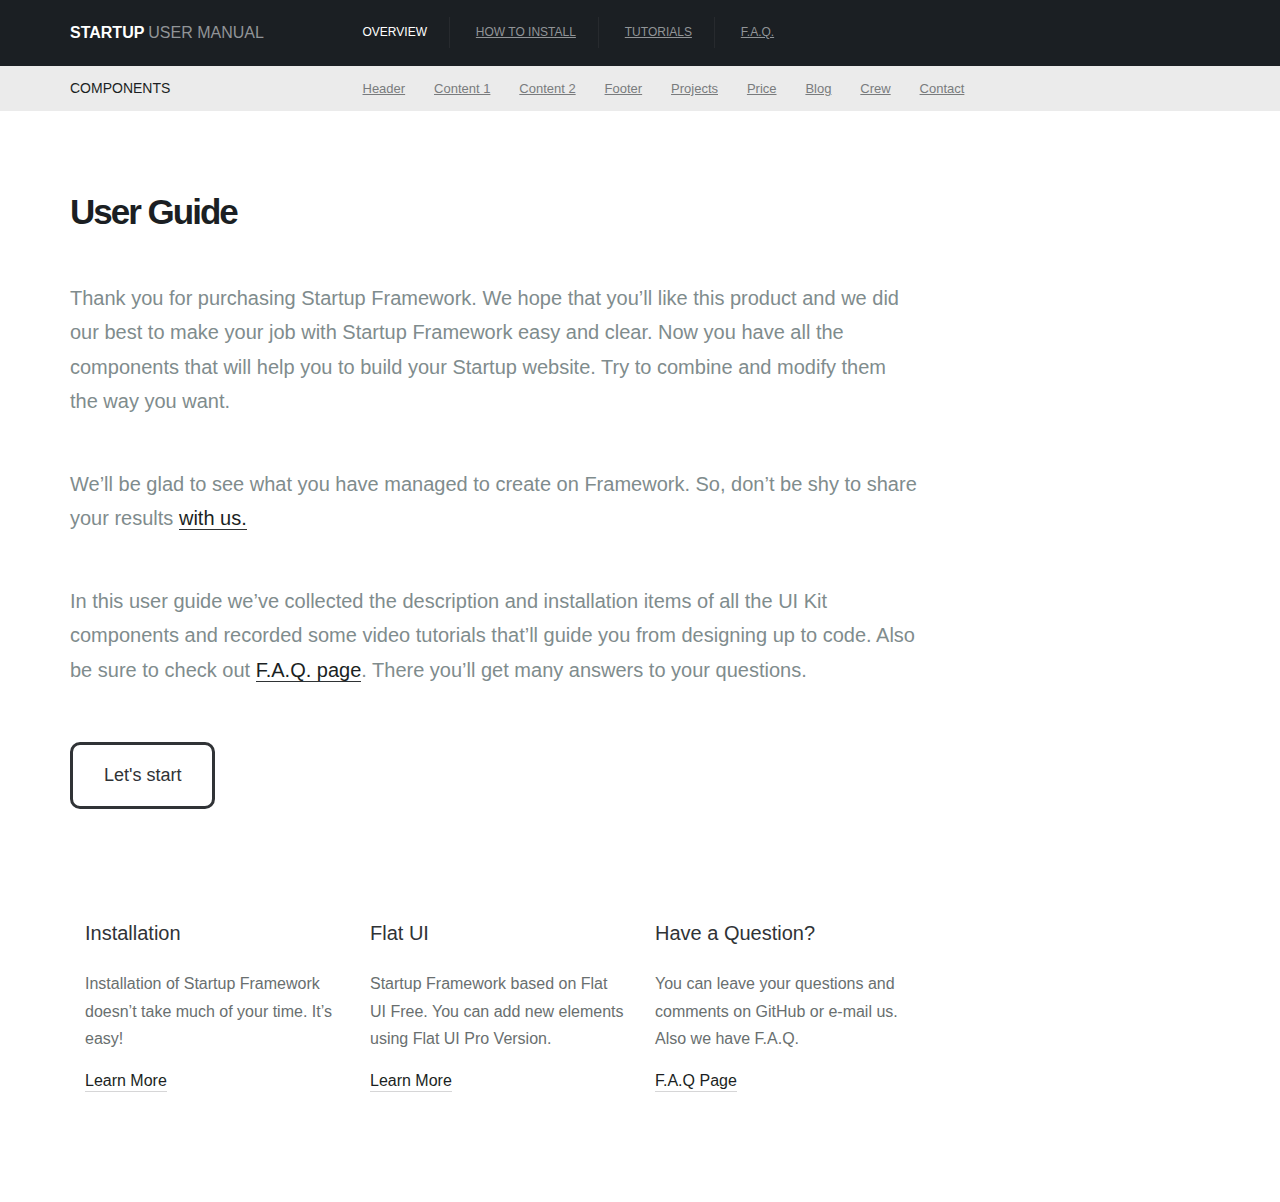
<file: Startup Framework/Developer/manual/read/index.html>
<!DOCTYPE html>
<html lang="en">
  <head>
    <meta charset="utf-8">
    <title>Startup user manual</title>
    <meta name="apple-mobile-web-app-capable" content="yes" />
    <meta name="viewport" content="width=device-width, initial-scale=1.0, maximum-scale=1.0, user-scalable=no" />
    <meta name="apple-mobile-web-app-status-bar-style" content="black" />
    <link rel="shortcut icon" href="../../flat-ui/images/favicon.ico">
    <link rel="stylesheet" href="../../flat-ui/bootstrap/css/bootstrap.css">
    <link rel="stylesheet" href="../../flat-ui/css/flat-ui.css">
    <!-- Using only with Flat-UI (free)-->
    <link rel="stylesheet" href="../../common-files/css/icon-font.css">
    <!-- end -->
    <link rel="stylesheet" href="../../common-files/css/animations.css">
    <link rel="stylesheet" href="../../common-files/css/jquery.bxslider.css">
    <link rel="stylesheet" href="../read/css/style.css">
    <script src="../../common-files/js/jquery-1.10.2.min.js"></script>
  </head>
  <body class="wo-components">
    <nav class="dockbar navbar-fixed-top" id="header-dockbar">
      <menu class="main-menu">
        <div class="container">
          <div class="row">
            <a href="index.html" class="man-brand col-sm-3">
              <span class="logotype">Startup</span>
              <span class="doc-title">user manual</span>
            </a>
            <button id="open-close-menu" class="menu-btn btn-inverse"><span class="fui-list"></span>
            </button>
            <dl class="col-sm-8">
              <dd><a href="index.html">overview</a>
              </dd>
              <dd><a href="how_to_install.html">how to install</a>
              </dd>
              <dd><a href="tutorials.html">tutorials</a>
              </dd>
              <dd><a href="faq.html">f.a.q.</a>
              </dd>
            </dl>
          </div>
        </div>
      </menu>
      <menu class="sub-menu">
        <div class="container">
          <div class="row">
            <span class="sm-title col-sm-3">components</span>
            <dl class="col-sm-9">
              <dd><a href="headers.html">Header</a>
              </dd>
              <dd><a href="contents.html">Content 1</a>
              </dd>
              <dd><a href="contents2.html">Content 2</a>
              </dd>
              <dd><a href="footers.html">Footer</a>
              </dd>
              <dd><a href="projects.html">Projects</a>
              </dd>
              <dd><a href="prices.html">Price</a>
              </dd>
              <dd><a href="blogs.html">Blog</a>
              </dd>
              <dd><a href="crews.html">Crew</a>
              </dd>
              <dd><a href="contacts.html">Contact</a>
              </dd>
            </dl>
          </div>
        </div>
      </menu>
      <menu class="colapsed-menu">
        <dl>
          <dd><a href="index.html">overview</a>
            <dl>
              <dd><a href="headers.html">Header</a>
              </dd>
              <dd><a href="contents.html">Content 1</a>
              </dd>
              <dd><a href="contents2.html">Content 2</a>
              </dd>
              <dd><a href="footers.html">Footer</a>
              </dd>
              <dd><a href="projects.html">Projects</a>
              </dd>
              <dd><a href="prices.html">Price</a>
              </dd>
              <dd><a href="blogs.html">Blog</a>
              </dd>
              <dd><a href="crews.html">Crew</a>
              </dd>
              <dd><a href="contacts.html">Contact</a>
              </dd>
            </dl>
          </dd>
          <dd><a href="how_to_install.html">how to install</a>
          </dd>
          <dd><a href="tutorials.html">tutorials</a>
          </dd>
          <dd><a href="faq.html">f.a.q.</a>
          </dd>
        </dl>
      </menu>
    </nav>
    <div class="page-wrapper">
      <section class="manual-pages">
        <div class="container">
          <div class="row">
            <div class="col-sm-9">
              <h1>User Guide</h1>
              <p>Thank you for purchasing Startup Framework. We hope that you’ll like this product and we did our best to make your job with Startup Framework easy and clear. Now you have all the components that will help you to build your Startup website.
                Try to combine and modify them the way you want.</p>
              <p>We’ll be glad to see what you have managed to create on Framework. So, don’t be shy to share your results <a href='info@designmodo.com?subject="share results"'>with us.</a>
              </p>
              <p>In this user guide we’ve collected the description and installation items of all the UI Kit components and recorded some video tutorials that’ll guide you from designing up to code. Also be sure to check out <a href="faq.html">F.A.Q. page</a>.
                There you’ll get many answers to your questions.</p>
              <a href="how_to_install.html" class="man-button">Let's start</a>
            </div>
          </div>
          <div class="row man-items">
            <div class="col-sm-3">
              <h3>Installation</h3>
              <p>Installation of Startup Framework doesn’t take much of your time. It’s easy!</p>
              <a href="how_to_install.html" class="learn-more">Learn More</a>
            </div>
            <div class="col-sm-3">
              <h3>Flat UI</h3>
              <p>Startup Framework based on Flat UI Free. You can add new elements using Flat UI Pro Version.</p>
              <a href="flat-ui.html" class="learn-more">Learn More</a>
            </div>
            <div class="col-sm-3">
              <h3>Have a Question?</h3>
              <p>You can leave your questions and comments on GitHub or e-mail us. Also we have F.A.Q.</p>
              <a href="faq.html" class="learn-more">F.A.Q Page</a>
            </div>
          </div>
        </div>
      </section>
    </div>
    <!-- Placed at the end of the document so the pages load faster -->
    <script src="../../flat-ui/js/bootstrap.min.js"></script>
    <script src="../../common-files/js/jquery.scrollTo-1.4.3.1-min.js"></script>
    <script src="../../common-files/js/modernizr.custom.js"></script>
    <script src="../../common-files/js/page-transitions.js"></script>
    <script src="../../common-files/js/easing.min.js"></script>
    <script src="../../common-files/js/jquery.svg.js"></script>
    <script src="../../common-files/js/jquery.svganim.js"></script>
    <script src="../../common-files/js/startup-kit.js"></script>
    <script src="../../common-files/js/jquery.backgroundvideo.min.js"></script>
    <script src="../../common-files/js/froogaloop.min.js"></script>
    <script src="../../common-files/js/jquery.bxslider.min.js"></script>
    <script src="../../common-files/js/jquery.sharrre.min.js"></script>
    <script src="../js/prism/prism.js"></script>
    <script src="../../common-files/js/masonry.pkgd.min.js"></script>
    <script src="../js/script.js"></script>
  </body>
</html>
</file>
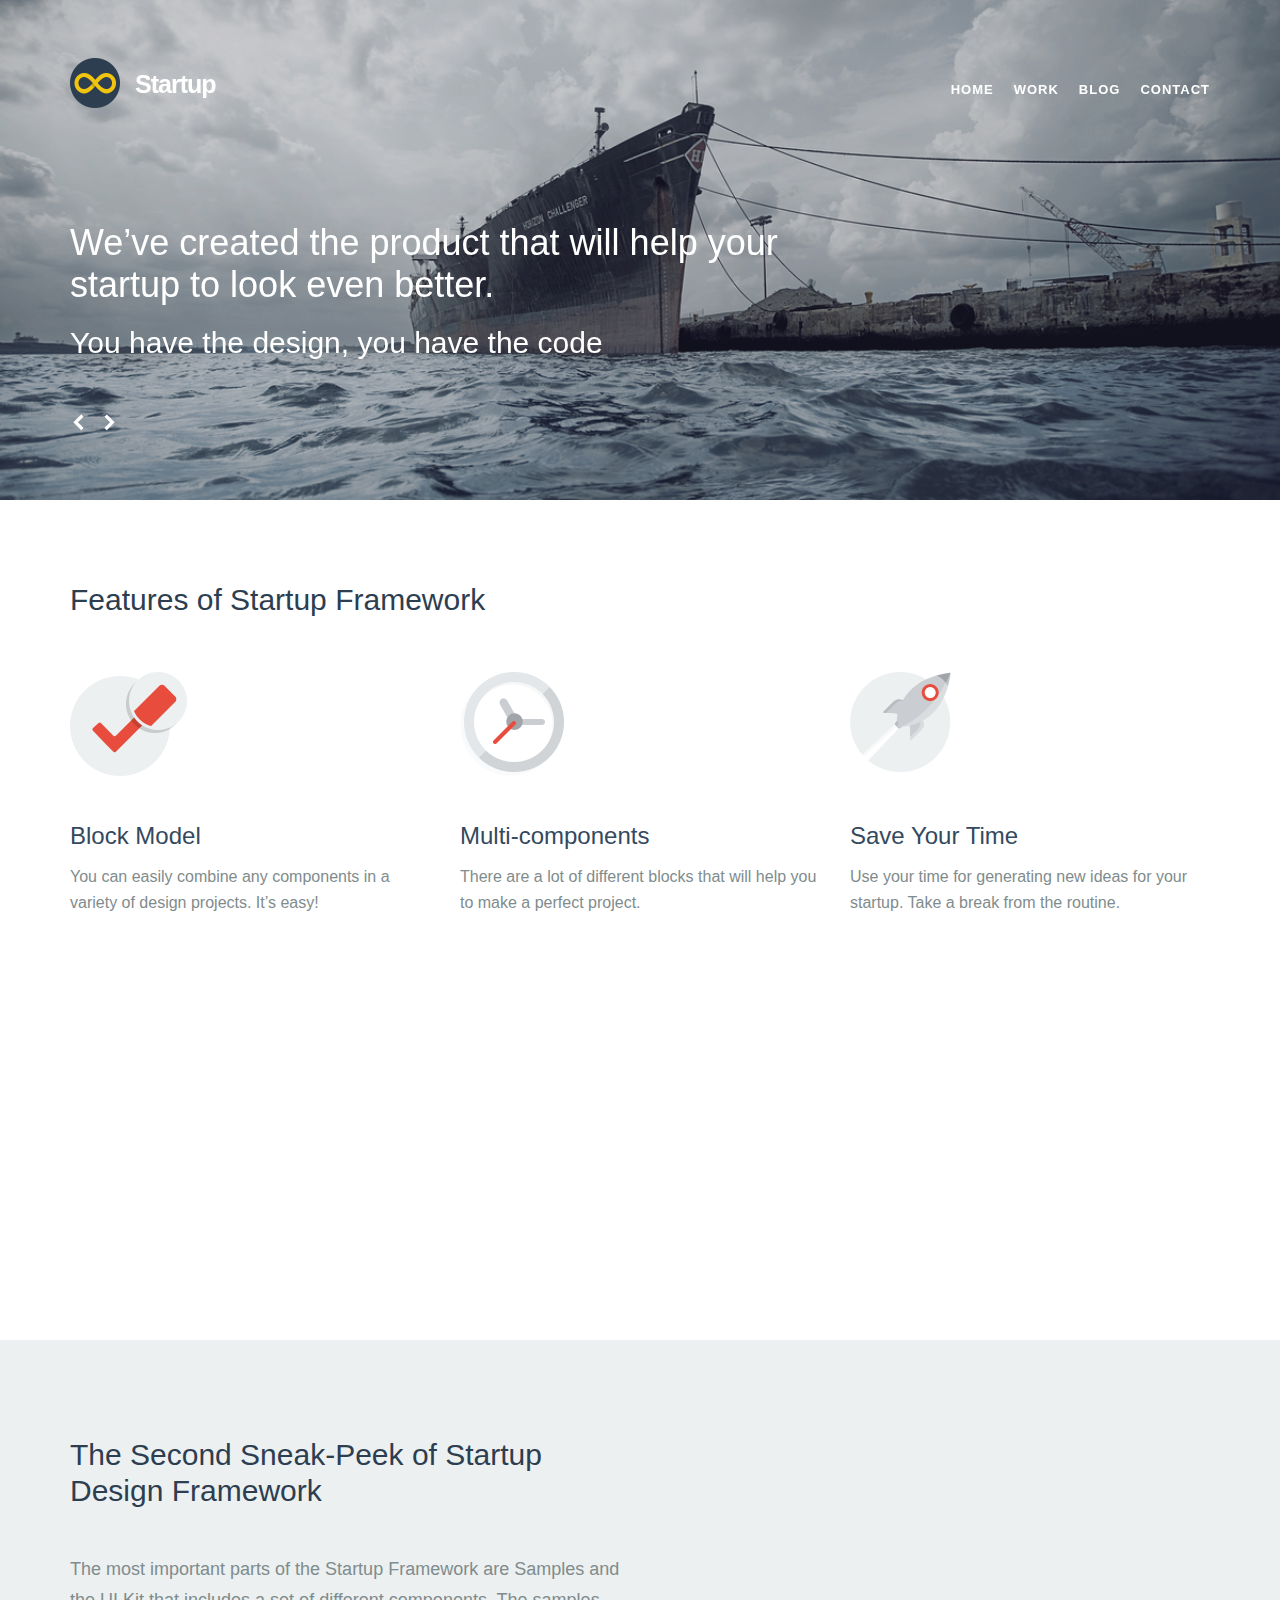
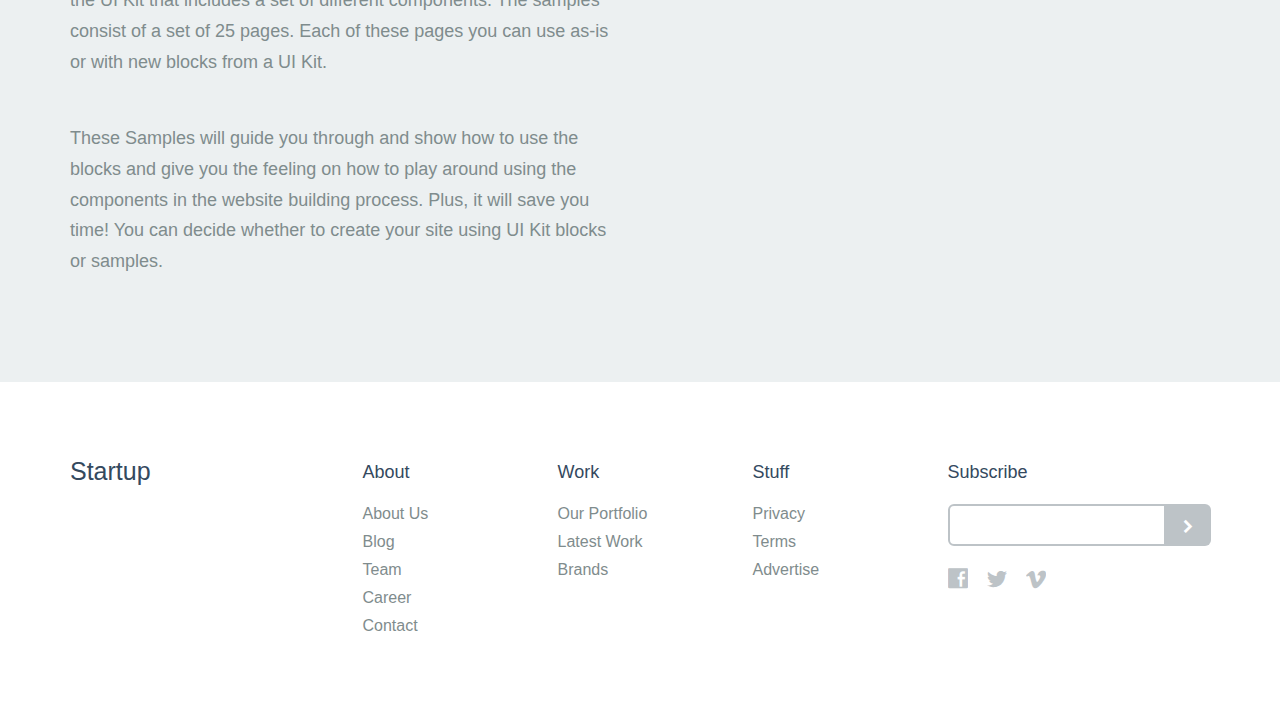
<file: Startup Framework/Developer/samples/sample-01/index.html>
<!DOCTYPE html>
<html lang="en">
    <head>
        <meta charset="utf-8">
        <meta name="apple-mobile-web-app-capable" content="yes" />
        <meta name="viewport" content="width=device-width, initial-scale=1.0, maximum-scale=1.0, user-scalable=no" />
        <meta name="apple-mobile-web-app-status-bar-style" content="black" />
        <title>Sample 1</title>
        <meta name="viewport" content="width=device-width, initial-scale=1.0">
        <meta name="viewport" content="width=device-width, initial-scale=1.0, maximum-scale=1.0, user-scalable=no" />
        <meta name="apple-mobile-web-app-status-bar-style" content="black" />
        <link rel="shortcut icon" href="../../flat-ui/images/favicon.ico">
        <link rel="stylesheet" href="../../flat-ui/bootstrap/css/bootstrap.css">
        <link rel="stylesheet" href="../../flat-ui/css/flat-ui.css">
        <!-- Using only with Flat-UI (free)-->
        <link rel="stylesheet" href="../../common-files/css/icon-font.css">
        <!-- end -->
        <link rel="stylesheet" href="../../common-files/css/animations.css">
        <link rel="stylesheet" href="css/style.css">
    </head>

    <body>
        <div class="page-wrapper">
        <!-- header-1 -->
        <header class="header-1">
            <div class="container">
                <div class="row">
                    <div class="navbar col-sm-12 navbar-fixed-top" role="navigation">
                        <div class="navbar-header">
                            <button type="button" class="navbar-toggle"></button>
                            <a class="brand" href="#"><img src="img/logo@2x.png" width="50" height="50" alt=""> Startup</a>
                        </div>
                        <div class="navbar-collapse collapse">
                            <ul class="nav pull-right">
                                <li>
                                    <a href="#">HOME</a>
                                </li>
                                <li>
                                    <a href="#">WORK</a>
                                </li>
                                <li>
                                    <a href="#">BLOG</a>
                                </li>
                                <li>
                                    <a href="#">CONTACT</a>
                                </li>
                            </ul>
                            <ul class="subnav">
                                <li>
                                    <a href="#">Privacy</a>
                                </li>
                                <li>
                                    <a href="#">Terms</a>
                                </li>
                                <li>
                                    <a href="#">Advertise</a>
                                </li>
                                <li>
                                    <a href="#">Affiliates</a>
                                </li>
                                <li>
                                    <a href="#">Newsletter</a>
                                </li>
                                <li>
                                    <a href="#">About</a>
                                </li>
                                <li>
                                    <a href="#">Contact Us</a>
                                </li>
                            </ul>
                        </div>
                    </div>
                </div>
            </div>
        </header>
        <section class="header-1-sub">
            <div id="pt-main" class="page-transitions pt-perspective">
                <div class="pt-page pt-page-1">
                    <div class="background">
                        &nbsp;
                    </div>
                    <div class="caption">
                        <div class="container">
                            <h3>We’ve created the product that will help your <br />
                            startup to look even better.</h3>
                            <p class="lead">
                                You have the design, you have the code
                            </p>
                        </div>
                    </div>
                </div>
                <div class="pt-page pt-page-2">
                    <div class="background">
                        &nbsp;
                    </div>
                    <div class="caption">
                        <div class="container">
                            <h3>Example headline.</h3>
                            <p class="lead">
                                Lorem ipsum dolor sit amet, consectetur adipisicing elit, sed do eiusmod tempor incididunt ut labore et dolore magna aliqua.
                            </p>
                        </div>
                    </div>
                </div>
                <div class="pt-page pt-page-3">
                    <div class="background">
                        &nbsp;
                    </div>
                    <div class="caption">
                        <div class="container">
                            <h3>Another example headline.</h3>
                            <p class="lead">
                                Lorem ipsum dolor sit amet, consectetur adipisicing elit, sed do eiusmod tempor incididunt ut labore et dolore magna aliqua.
                            </p>
                        </div>
                    </div>
                </div>
                <div class="container controls">
                    <a class="control-prev" href="#"><span class="fui-arrow-left"> </span></a>
                    <a class="control-next" href="#"><span class="fui-arrow-right"> </span></a>
                </div>
            </div>
        </section>

        <!-- content-4  -->
        <section class="content-4">
            <div class="container">
                <h3>Features of Startup Framework</h3>
                <div class="row features">
                    <div class="col-sm-4">
                        <img src="img/illustrations/retina@2x.png" alt="" width="117" height="104">
                        <h6>Block Model</h6>
                        <p>
                            You can easily combine any components in a variety of design projects. It’s easy!
                        </p>
                    </div>
                    <div class="col-sm-4">
                        <img src="img/illustrations/clock@2x.png" alt="" width="104" height="104">
                        <h6>Multi-components</h6>
                        <p>
                            There are a lot of different blocks that will help you to make a perfect project.
                        </p>
                    </div>
                    <div class="col-sm-4">
                        <img src="img/illustrations/rocket@2x.png" alt="" width="101" height="101">
                        <h6>Save Your Time</h6>
                        <p>
                            Use your time for generating new ideas for your startup. Take a break from the routine.
                        </p>
                    </div>
                </div>
                <div class="row features">
                    <div class="col-sm-4">
                        <img src="img/illustrations/responsive@2x.png" alt="" width="100" height="100">
                        <h6>Money Economy</h6>
                        <p>
                            Startups can save money on design and code and spend it on concept and functionality.
                        </p>
                    </div>
                    <div class="col-sm-4">
                        <img src="img/illustrations/magic@2x.png" alt="" width="100" height="100">
                        <h6>Based on Bootstrap</h6>
                        <p>
                            HTML layout is based on one of the common frameworks at this time - Bootstrap v 2.3.2
                        </p>
                    </div>
                    <div class="col-sm-4">
                        <img src="img/illustrations/box@2x.png" alt="" width="176" height="127" style="left: -75px;">
                        <h6>Responsive Layout</h6>
                        <p>
                            Create a website with full mobile support.
                        </p>
                    </div>
                </div>
            </div>
        </section>

        <!-- content-25  -->
        <section class="content-25 bg-clouds">
            <div class="container">
                <div class="row">
                    <div class="col-sm-6">
                        <h3>The Second Sneak-Peek of Startup Design Framework</h3>

                        <p>
                            The most important parts of the Startup Framework are Samples and the UI Kit that includes a
                            set of different components. The samples consist of a set of 25 pages.
                            Each of these pages you can use as-is or with new blocks from a UI Kit.
                        </p>

                        <p>
                            These Samples will guide you through and show how to use the blocks and give you the feeling
                            on how to play around using the components in the website building process.
                            Plus, it will save you time! You can decide whether to create your site using UI Kit blocks or
                            samples.
                        </p>
                    </div>
                    <div class="col-sm-6">
                        <img class="pull-right nosvg" src="../../common-files/icons/rocket-big-grey-bg@2x.png" alt="" width="402" height="401">
                <span class="pull-right svg">
                    <svg version="1.1" id="spaceship" xmlns="http://www.w3.org/2000/svg" xmlns:xlink="http://www.w3.org/1999/xlink" x="0px" y="0px" width="402px" height="401px" viewBox="0 0 100 100" enable-background="new 0 0 100 100" xml:space="preserve">
                        <circle id="bg" fill="#dfe1e2" cx="50" cy="50" r="50" />
                        <g id="Stars" clip-path="url(#starmask)">
                            <path id="star0" opacity="0.2" fill="#f6f8f8" enable-background="new    " d="M91,4.5c2.55-0.45,4.051-1.95,4.5-4.5c0.45,2.55,1.951,4.05,4.5,4.5c-2.549,0.451-4.05,1.95-4.5,4.5C95.051,6.45,93.55,4.951,91,4.5z" />
                            <path id="star1" opacity="0.1" fill="#f6f8f8" enable-background="new    " d="M91,4.5c2.55-0.45,4.051-1.95,4.5-4.5c0.45,2.55,1.951,4.05,4.5,4.5c-2.549,0.451-4.05,1.95-4.5,4.5C95.051,6.45,93.55,4.951,91,4.5z" />
                            <path id="star2" opacity="0.1" fill="#f6f8f8" enable-background="new    " d="M91,4.5c2.55-0.45,4.051-1.95,4.5-4.5c0.45,2.55,1.951,4.05,4.5,4.5c-2.549,0.451-4.05,1.95-4.5,4.5C95.051,6.45,93.55,4.951,91,4.5z" />
                        </g>
                        <clipPath id="starmask">
                            <circle cx="50" cy="50" r="50" />
                        </clipPath>
                        <clipPath id="rocketmask2">
                            <path id="rocketmask1" d="M100,50c0,27.614-22.387,50-50,50C22.386,100,0,77.614,0,50S22.386,0,50,0c14.117,0,50,0,50,0S100,36.503,100,50z" />
                        </clipPath>
                        <g id="rocket-maskgroup">
                            <g id="rocket-raw" clip-path="url(#rocketmask2)">
                                <path id="det7" fill="#E94B35" d="M100,0.1c-0.156,0.018-0.117,0.058-0.1-0.1C76.584,2.979,63.361,12.281,55.865,22.035c-0.268,0.349-0.528,0.698-0.782,1.047c-0.002,0.003-0.005,0.007-0.008,0.01C47.015,34.196,46.087,45.812,46,49h-1l-1,3l4,4l3-1v-1c1.152-0.021,3.741-0.111,7.066-0.773l0.002,0.002C58.797,53.047,59,53.305,59,57c0,4.062,0,6.609,0,9c0,1.809,0.943,2.497,1.945,1.494c2.423-2.428,3.003-3.023,8.5-8.528c4.16-4.167,4.676-6.595,2.957-11.059C83.953,41.369,96.432,27.888,100,0.1z" />
                                <path id="det6" fill="#C23824" d="M48,56l-4-4l1-3h2l4,4v2L48,56z M52,28c-1.718-0.69-2-1-4-1s-4.183,1.38-6.861,4.063c-4.254,4.259-4.85,4.839-8.516,8.508C31.425,40.771,33.263,41,36,41c5.233,0,9.297-0.125,10.791,1.42C48.764,44.46,52,28,52,28z" />
                                <path id="det5" fill="#C23824" d="M100,0C100.1,0,100,0,100,0c-0.639,4.973-1.566,9.579-2.721,13.678c-1.049-1.97-2.562-4.364-4.5-6.272c-2.151-2.12-4.812-3.632-6.826-4.585C91.979,1.091,96.783,0.412,100,0z" />
                                <path id="det4" opacity="0.3" fill="#FFFFFF" enable-background="new    " d="M72.402,47.907c1.719,4.463,1.312,6.788-2.854,10.954c-0.844,0.844-7.828,7.859-8.604,8.633C59.941,68.496,59.033,67.809,59,66c-0.01-0.521,0.003,0.021,0-0.652c3-3,9.689-8.938,11-11.348c0.768-1.411,0.352-3.654,0-5c-3.312,1.76-11.516,4.094-11.932,4.229l0,0C54.906,53.875,52.467,53.943,51,54v-0.656c0,0,29.975-9.663,49-53.344c0.014,0-0.064,0.008,0,0C96.406,28.047,83.953,41.369,72.402,47.907z" />
                                <g id="det3">
                                    <path fill="#FFFFFF" d="M77.5,28c-3.584,0-6.5-2.916-6.5-6.5s2.916-6.5,6.5-6.5s6.5,2.916,6.5,6.5S81.084,28,77.5,28z" />
                                    <path fill="#C23824" d="M77.5,16c3.037,0,5.5,2.462,5.5,5.5S80.537,27,77.5,27S72,24.538,72,21.5S74.463,16,77.5,16 M77.5,14c-4.137,0-7.5,3.364-7.5,7.5s3.363,7.5,7.5,7.5s7.5-3.364,7.5-7.5S81.637,14,77.5,14L77.5,14z" />
                                </g>
                                <path id="det2" fill="#f4f5f6" d="M44,52l4,4L13,92l-6-6L44,52z" />
                                <path id="det1" fill="#d4d8d8" d="M43.875,52l2,2L7.5,91.5l-3-3L43.875,52z" />
                            </g>
                        </g>
                    </svg>
               </span>
                    </div>
                </div>
            </div>
        </section>


        <!-- footer-6 -->
        <footer class="footer-6">
            <div class="container">
                <div class="row">
                    <div class="col-sm-3">
                        <div>
                            <a class="brand" href="#">Startup</a>
                        </div>
                    </div>
                    <nav>
                        <div class="col-sm-2">
                            <h6>About</h6>
                            <ul>
                                <li>
                                    <a href="#">About Us</a>
                                </li>
                                <li>
                                    <a href="#">Blog</a>
                                </li>
                                <li>
                                    <a href="#">Team</a>
                                </li>
                                <li>
                                    <a href="#">Career</a>
                                </li>
                                <li>
                                    <a href="#">Contact</a>
                                </li>
                            </ul>
                        </div>
                        <div class="col-sm-2">
                            <h6>Work</h6>
                            <ul>
                                <li>
                                    <a href="#">Our Portfolio</a>
                                </li>
                                <li>
                                    <a href="#">Latest Work</a>
                                </li>
                                <li>
                                    <a href="#">Brands</a>
                                </li>
                            </ul>
                        </div>
                        <div class="col-sm-2">
                            <h6>Stuff</h6>
                            <ul>
                                <li>
                                    <a href="#">Privacy</a>
                                </li>
                                <li>
                                    <a href="#">Terms</a>
                                </li>
                                <li>
                                    <a href="#">Advertise</a>
                                </li>
                            </ul>
                        </div>
                    </nav>
                    <div class="col-sm-3">
                        <h6>Subscribe</h6>

                        <div class="input-group">
                            <input type="text" class="form-control">
                            <span class="input-group-btn">
                                <button class="btn" type="button">
                                    <span class="fui-arrow-right"> </span>
                                </button>
                            </span>
                        </div>
                        <div class="social-btns">
                            <a href="#" ><div class="fui-facebook"></div><div class="fui-facebook"></div></a>
                            <a href="#"><div class="fui-twitter"></div><div class="fui-twitter"></div></a>
                            <a href="#"><div class="fui-vimeo"></div><div class="fui-vimeo"></div></a>
                        </div>
                    </div>
                </div>
            </div>
        </footer>
        </div>

        <!-- Placed at the end of the document so the pages load faster -->
        <script src="../../common-files/js/jquery-1.10.2.min.js"></script>
        <script src="../../flat-ui/js/bootstrap.min.js"></script>
        <script src="../../common-files/js/modernizr.custom.js"></script>
        <script src="../../common-files/js/page-transitions.js"></script>
        <script src="../../common-files/js/easing.min.js"></script>
        <script src="../../common-files/js/jquery.svg.js"></script>
        <script src="../../common-files/js/jquery.svganim.js"></script>
        <script src="../../common-files/js/startup-kit.js"></script>
        <script src="js/script.js"></script>
    </body>
</html>
</file>
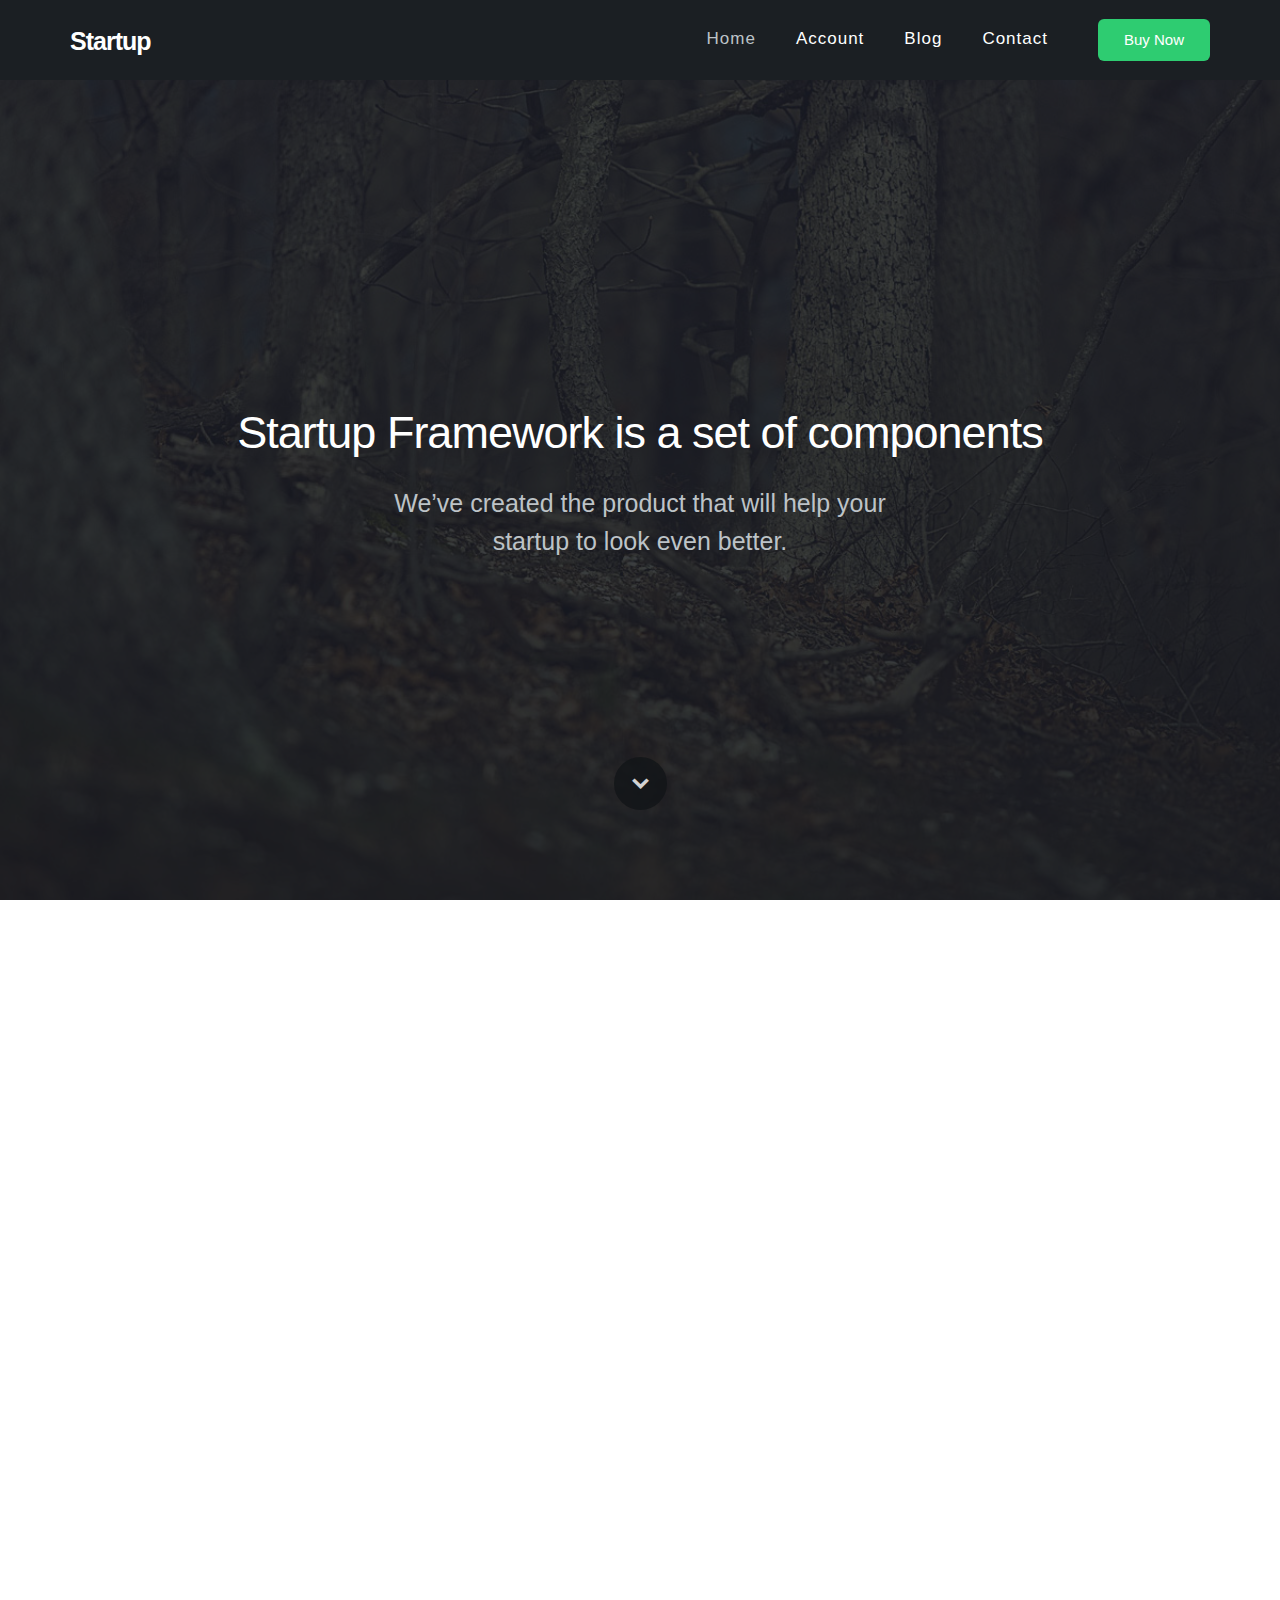
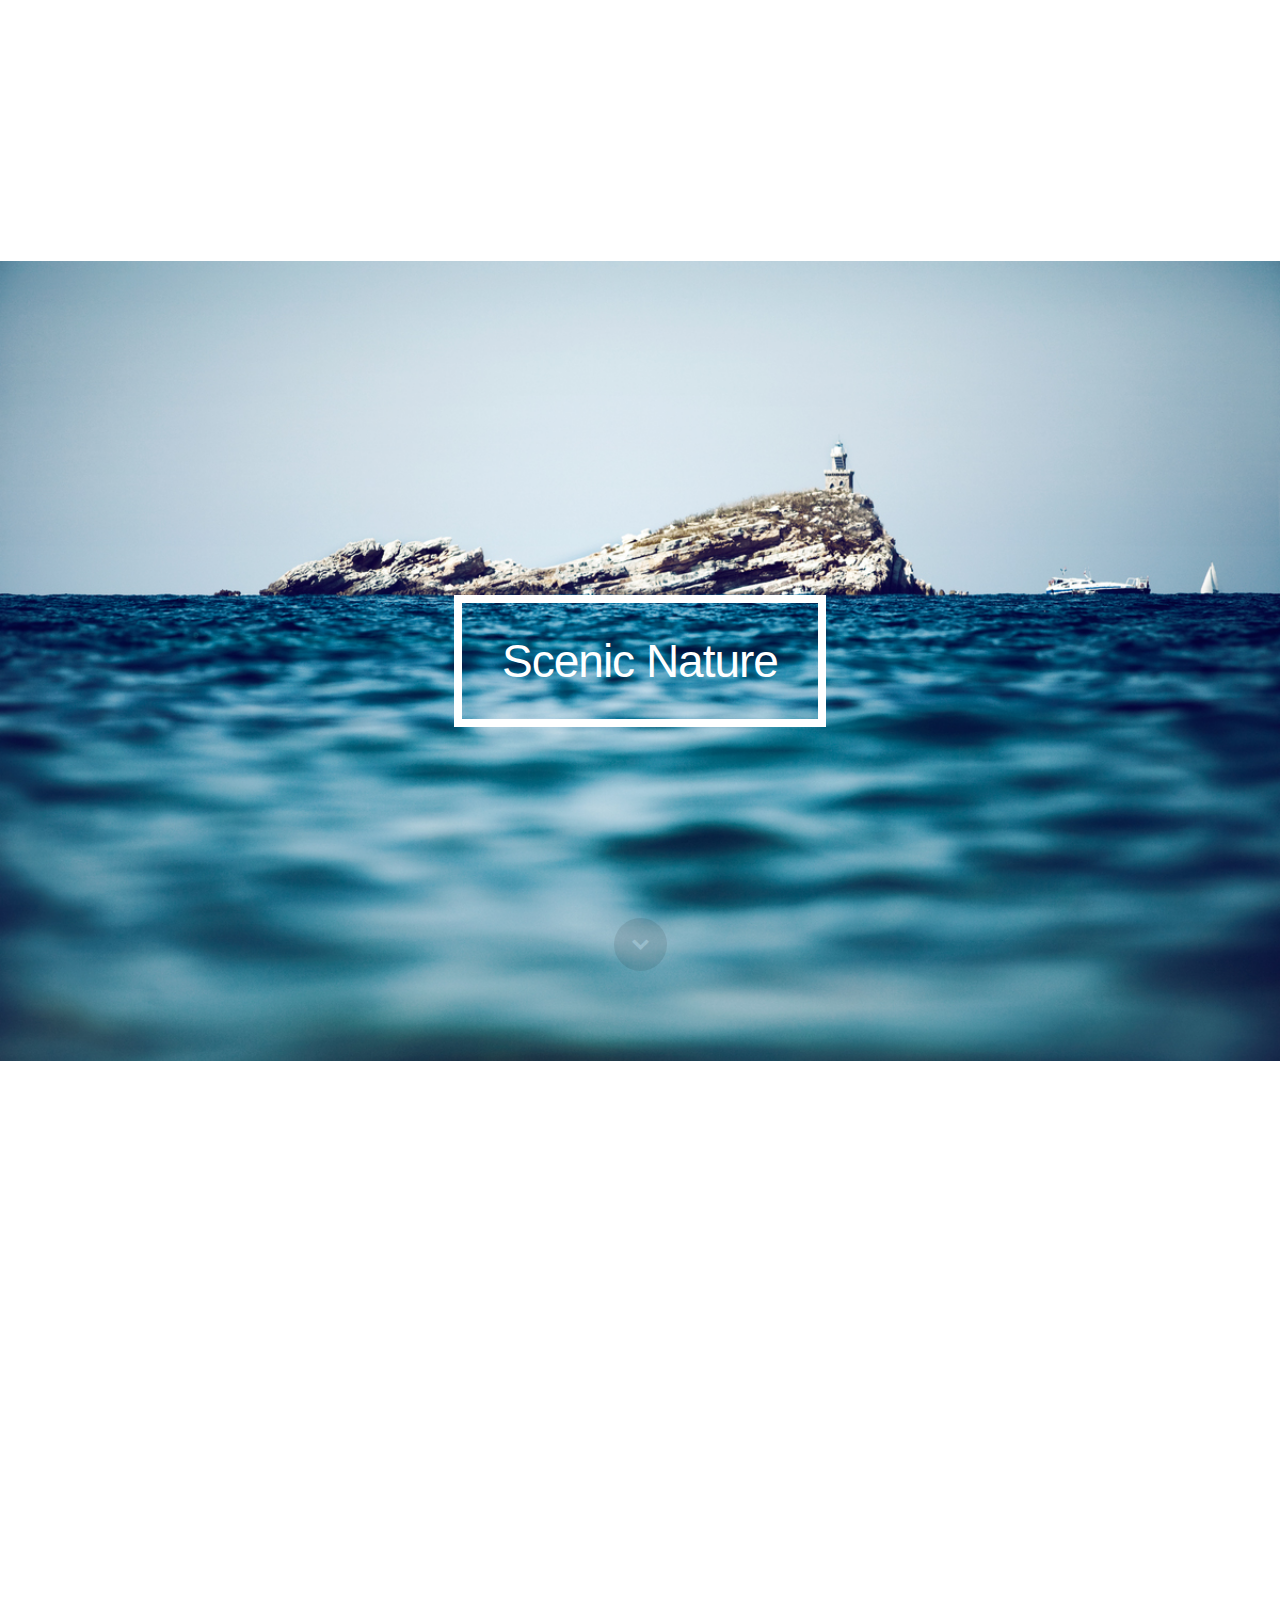
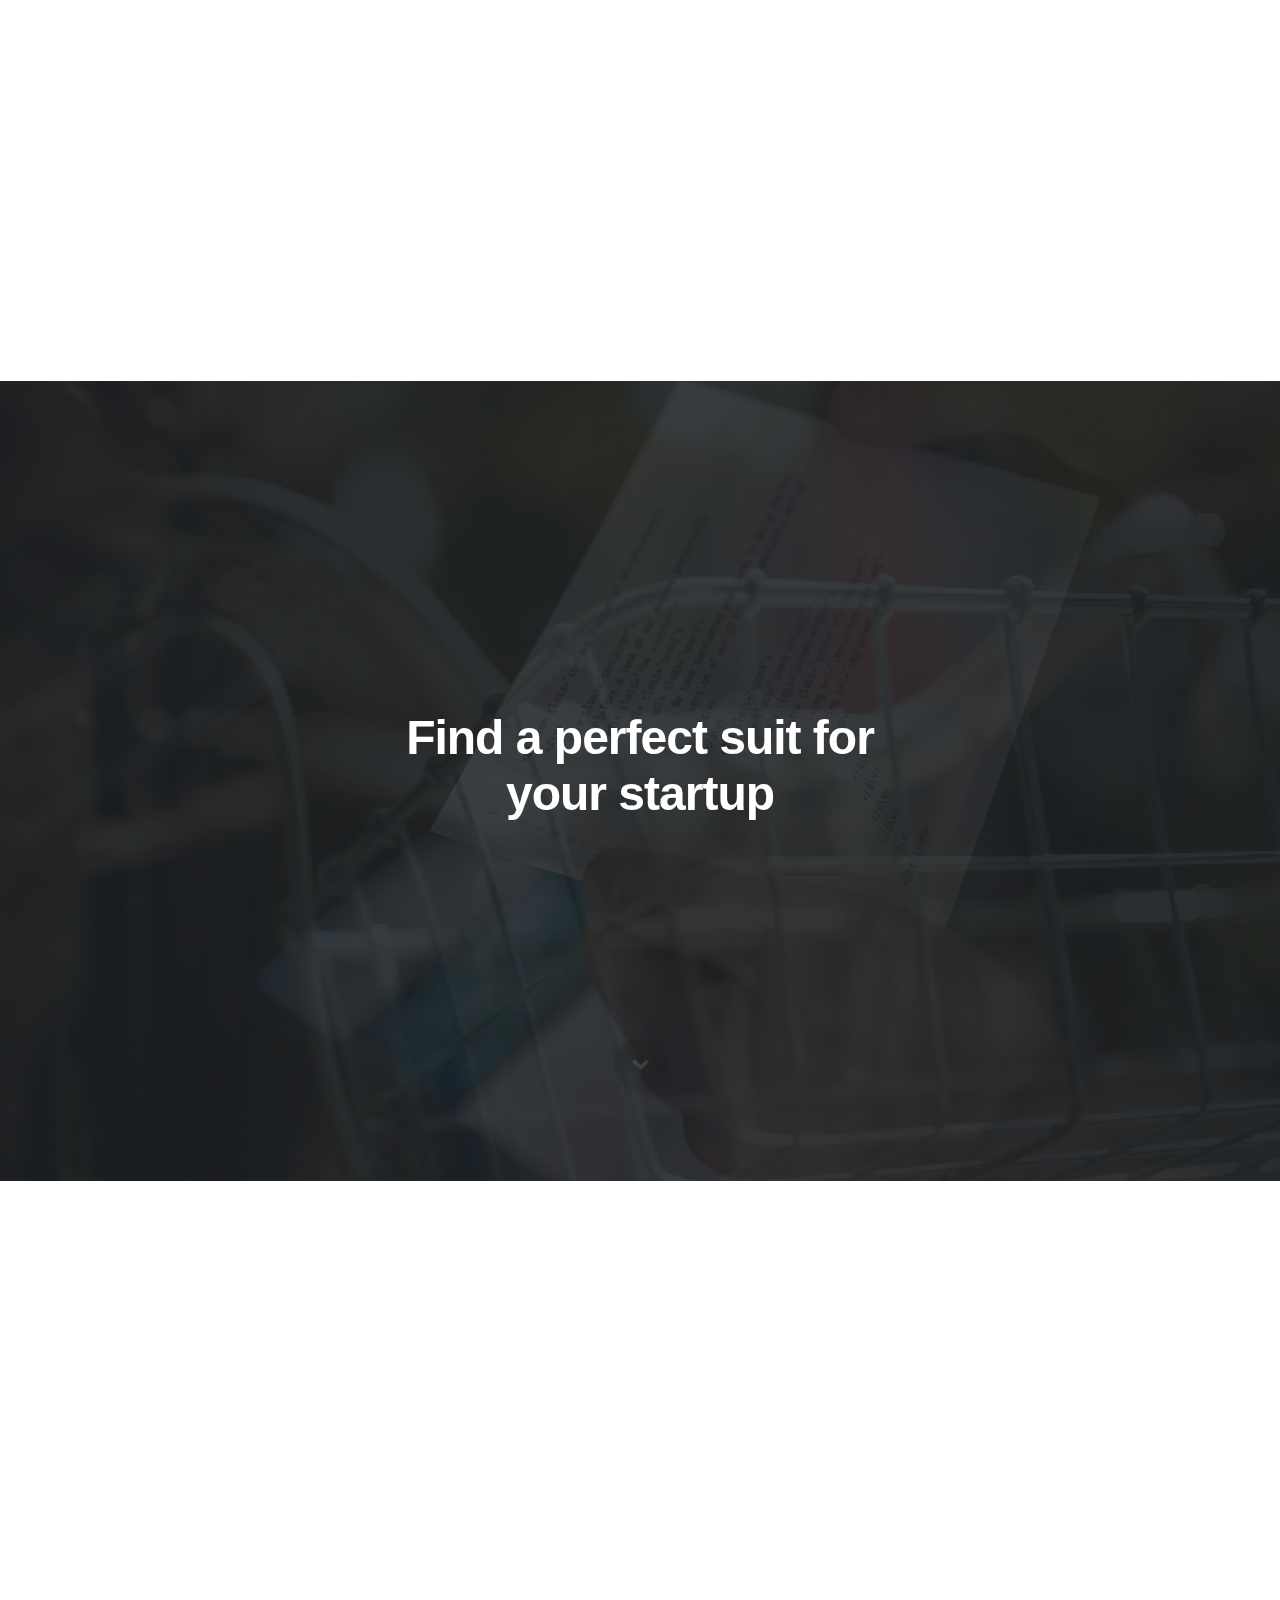
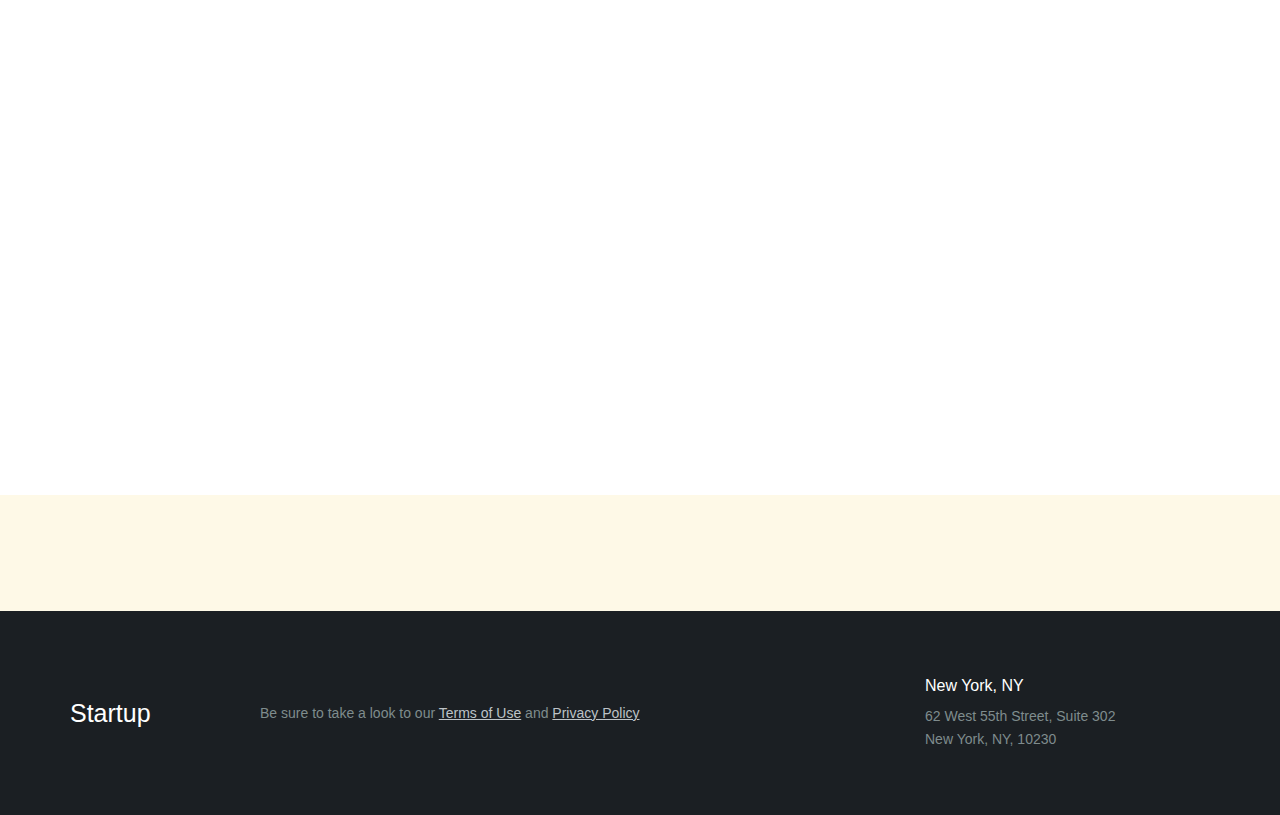
<file: Startup Framework/Developer/samples/sample-04/index.html>
<!DOCTYPE html>
<html lang="en">
    <head>
        <meta charset="utf-8">
        <title>Sample 4</title>
        <meta name="apple-mobile-web-app-capable" content="yes" />
        <meta name="viewport" content="width=device-width, initial-scale=1.0, maximum-scale=1.0, user-scalable=no" />
        <meta name="apple-mobile-web-app-status-bar-style" content="black" />
        <link rel="shortcut icon" href="../../flat-ui/images/favicon.ico">
        <link rel="stylesheet" href="../../flat-ui/bootstrap/css/bootstrap.css">
        <link rel="stylesheet" href="../../flat-ui/css/flat-ui.css">
        <!-- Using only with Flat-UI (free)-->
        <link rel="stylesheet" href="../../common-files/css/icon-font.css">
        <!-- end -->
        <link rel="stylesheet" href="css/style.css">
    </head>

    <body>
        <div class="page-wrapper">
            <!-- header-10 -->
            <header class="header-10">
                <div class="container">
                    <div class="navbar col-sm-12" role="navigation">
                        <div class="navbar-header">
                            <button type="button" class="navbar-toggle"></button>
                            <a class="brand" href="#">Startup</a>
                         </div>
                        <div class="collapse navbar-collapse pull-right">
                            <ul class="nav pull-left">
                                <li class="active"><a href="#">Home</a></li>
                                <li><a href="#">Account</a></li>
                                <li><a href="#">Blog</a></li>
                                <li><a href="#">Contact</a></li>
                            </ul>
                            <form class="navbar-form pull-left">
                                <a class="btn btn-success" href="#">Buy Now</a>
                            </form>
                        </div>
                    </div>
                </div>
                <div class="header-background"></div>
            </header>
            <section class="header-10-sub v-center">
                <div class="background">
                    &nbsp;
                </div>
                <div>
                    <div class="container">
                        <div class="hero-unit">
                            <h1>Startup Framework is a set of components</h1>
                            <p>
                                We’ve created the product that will help your
                                <br/>
                                startup to look even better.
                            </p>
                        </div>
                    </div>
                </div>
                <a class="control-btn fui-arrow-down" href="#"> </a>
            </section>

            <!-- content-7  -->
            <section class="content-7 v-center">
                <div>

                    <div class="container">
                        <h3>Take a look in our awesome product</h3>

                        <div class="row v-center">
                            <div class="col-sm-3">
                                <div>
                                    Of course we haven’t forgotten about the responsive layout. Create a website with full mobile
                                    support.
                                </div>
                            </div>
                            <div class="col-sm-4">
                                <div class="col-sm-offset-1">
                                    <div class="screen-wrapper">
                                        <div class="screen">
                                            <img src="../../common-files/img/content/screen-popup.png" alt="">
                                            <img src="../../common-files/img/content/screen.png" alt="">
                                        </div>
                                    </div>
                                </div>
                            </div>
                            <div class="col-sm-3">
                                <div class="col-sm-offset-2">
                                    <h6>Responsive Layout</h6>
                                    Of course we haven’t forgotten about the responsive layout. Full mobile support.
                                    <h6>Retina Ready</h6>
                                    Startup Framework works fine on devices supporting Retina Display. Feel the clarity!
                                </div>
                            </div>
                        </div>
                    </div>
                </div>
            </section>

            <!-- content-23  -->
            <section class="content-23 bg-midnight-blue custom-bg">
                <div class="holder v-center">
                    <div>
                        <div class="container">
                            <div class="hero-unit hero-unit-bordered">
                                <h1>Scenic Nature</h1>
                            </div>
                        </div>
                    </div>
                </div>
                <a class="control-btn fui-arrow-down" href="#"> </a>
            </section>

            <!-- content-8  -->
            <section class="content-8 v-center">
                <div>
                    <div class="container">
                        <div class="img">
                            <img src="../../common-files/img/content/img-1@2x.png" alt="">
                        </div>
                        <h3>Take a look to our amazing Kit</h3>
                        <div class="row">
                            <div class="col-sm-6 col-sm-offset-3">
                                <p>We have a great surprise for Designmodo fans – our first free HTML user interface kit.
                                    Flat UI Free is made on the basis of Twitter Bootstrap in a stunning flat-style.
                                </p>
                                <a class="btn btn-large btn-clear" href="#">TRY IT NOW</a>
                            </div>
                        </div>
                    </div>
                </div>
            </section>

            <!-- content-23  -->
            <section class="content-23 bg-midnight-blue">
                <div id="bgVideo" class="background"></div>
                <div class="holder v-center">
                    <div>
                        <div class="container">
                            <div class="hero-unit">
                                <h1>Find a perfect suit for
                                <br class="hidden-phone">
                                your startup</h1>
                            </div>
                        </div>
                    </div>   
                </div>
                <a class="control-btn fui-arrow-down" href="#"> </a>
            </section>

            <!-- content-8  -->
            <section class="content-8 v-center">
                <div>
                    <div class="container">
                        <div class="img second">
                            <img alt="" src="img/ticket-red@2x.png"/>
                        </div>
                        <h3>Twenty Five Awesome Samples</h3>
                        <div class="row">
                            <div class="col-sm-6 col-sm-offset-3">
                                <p>
                                    The most important part of the Startup Framework is the samples.
                                    The samples form a set of 25 usable pages or you can add new blocks from UI Kit.
                                </p>
                                <a class="btn btn-large btn-clear" href="#">TRY IT NOW</a>
                            </div>
                        </div>
                    </div>
                </div>
            </section>

            <!-- content-11  -->
            <section class="content-11">
                <div class="container">
                    <span>You have the design, you have the code</span>
                    <a class="btn btn-large btn-danger" href="#">TRY IT NOW</a>
                </div>
            </section>

            <!-- footer-3 -->
            <footer class="footer-3">
                <div class="container">
                    <div class="row v-center">
                        <div class="col-sm-2">
                            <a class="brand" href="#">Startup</a>
                        </div>
                        <div class="col-sm-7">
                            <div class="additional-links">
                                Be sure to take a look to our <a href="#">Terms of Use</a> and <a href="#">Privacy Policy</a>
                            </div>
                        </div>
                        <div class="col-sm-3">
                            <h6>New York, NY</h6>
                            <div class="address">
                                62 West 55th Street, Suite 302<br>New York, NY, 10230
                            </div>
                        </div>
                    </div>
                </div>
            </footer>
        </div>

        <!-- Placed at the end of the document so the pages load faster -->
        <script src="../../common-files/js/jquery-1.10.2.min.js"></script>
        <script src="../../flat-ui/js/bootstrap.min.js"></script>
        <script src="../../common-files/js/modernizr.custom.js"></script>
        <script src="../../common-files/js/jquery.scrollTo-1.4.3.1-min.js"></script>
        <script src="../../common-files/js/jquery.parallax.min.js"></script>
        <script src="../../common-files/js/startup-kit.js"></script>
        <script src="../../common-files/js/jquery.backgroundvideo.min.js"></script>
        <script src="js/script.js"></script>
    </body>
</html>
</file>
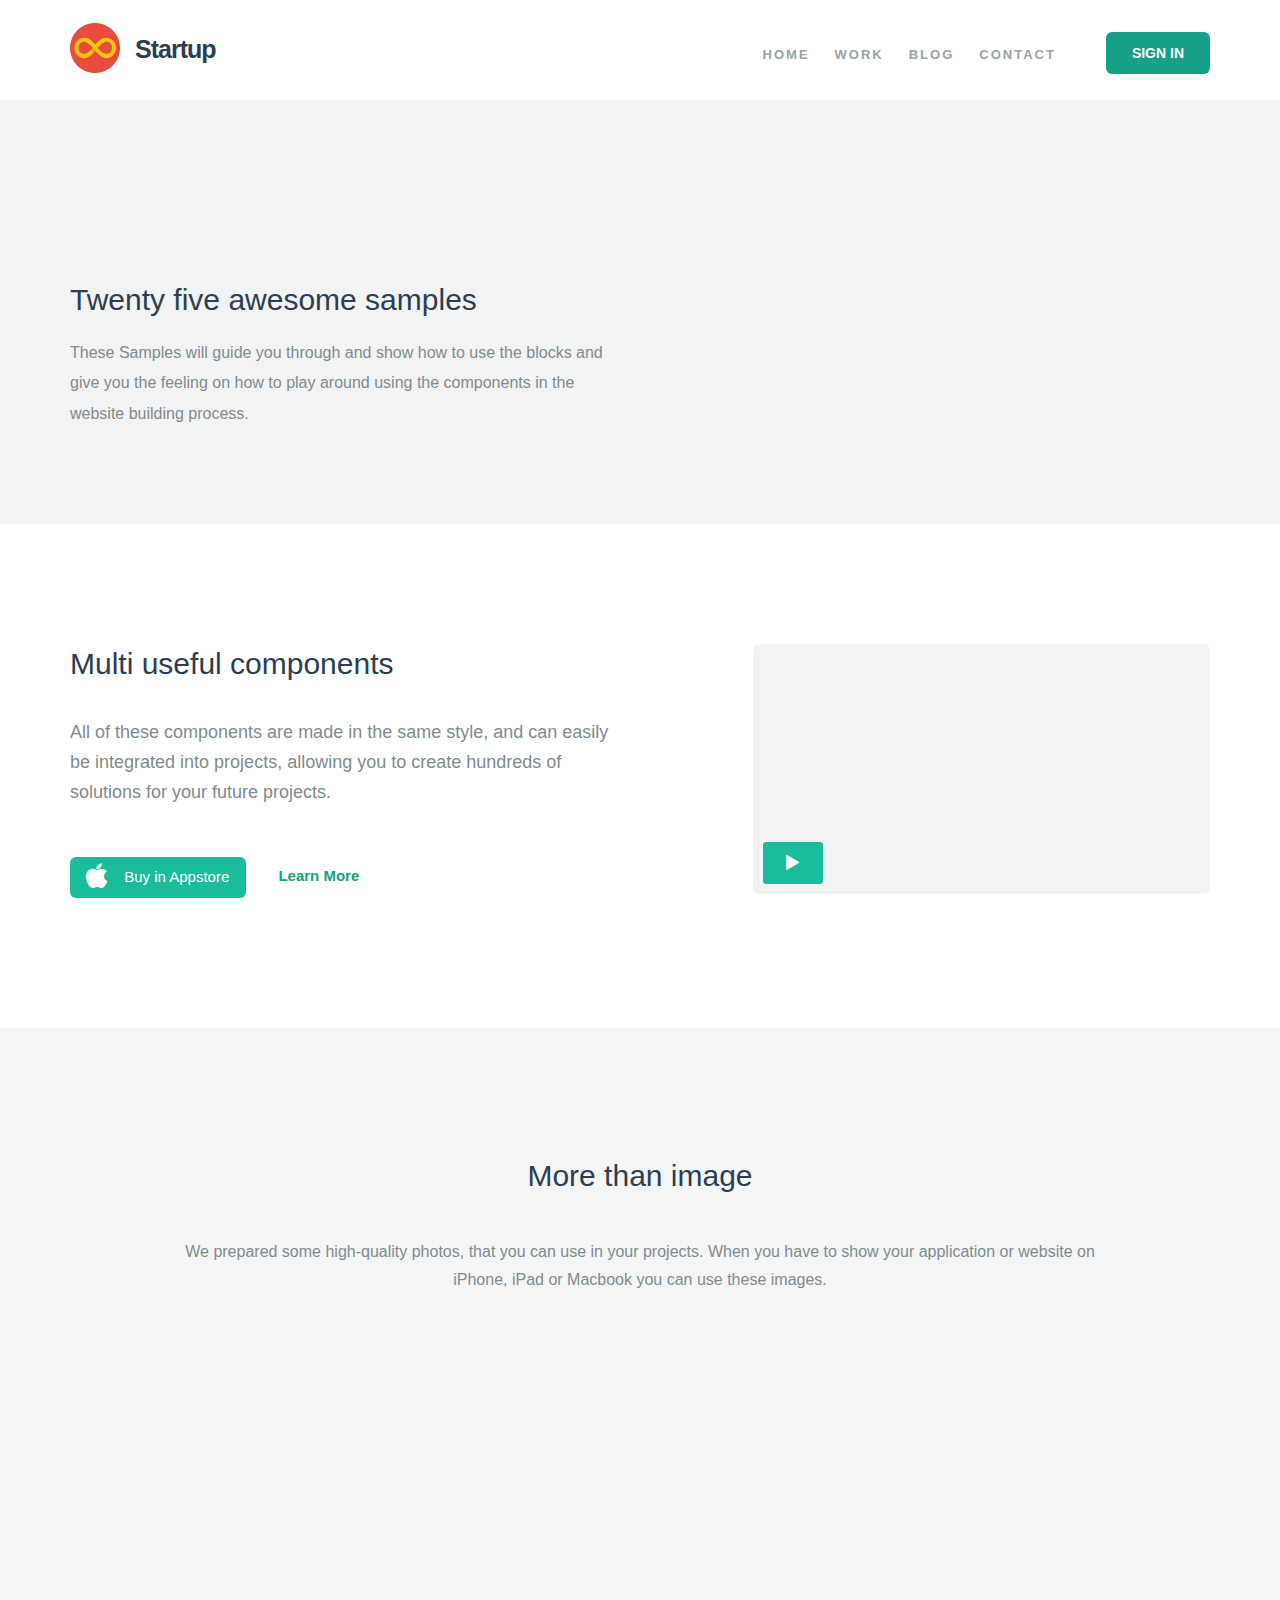
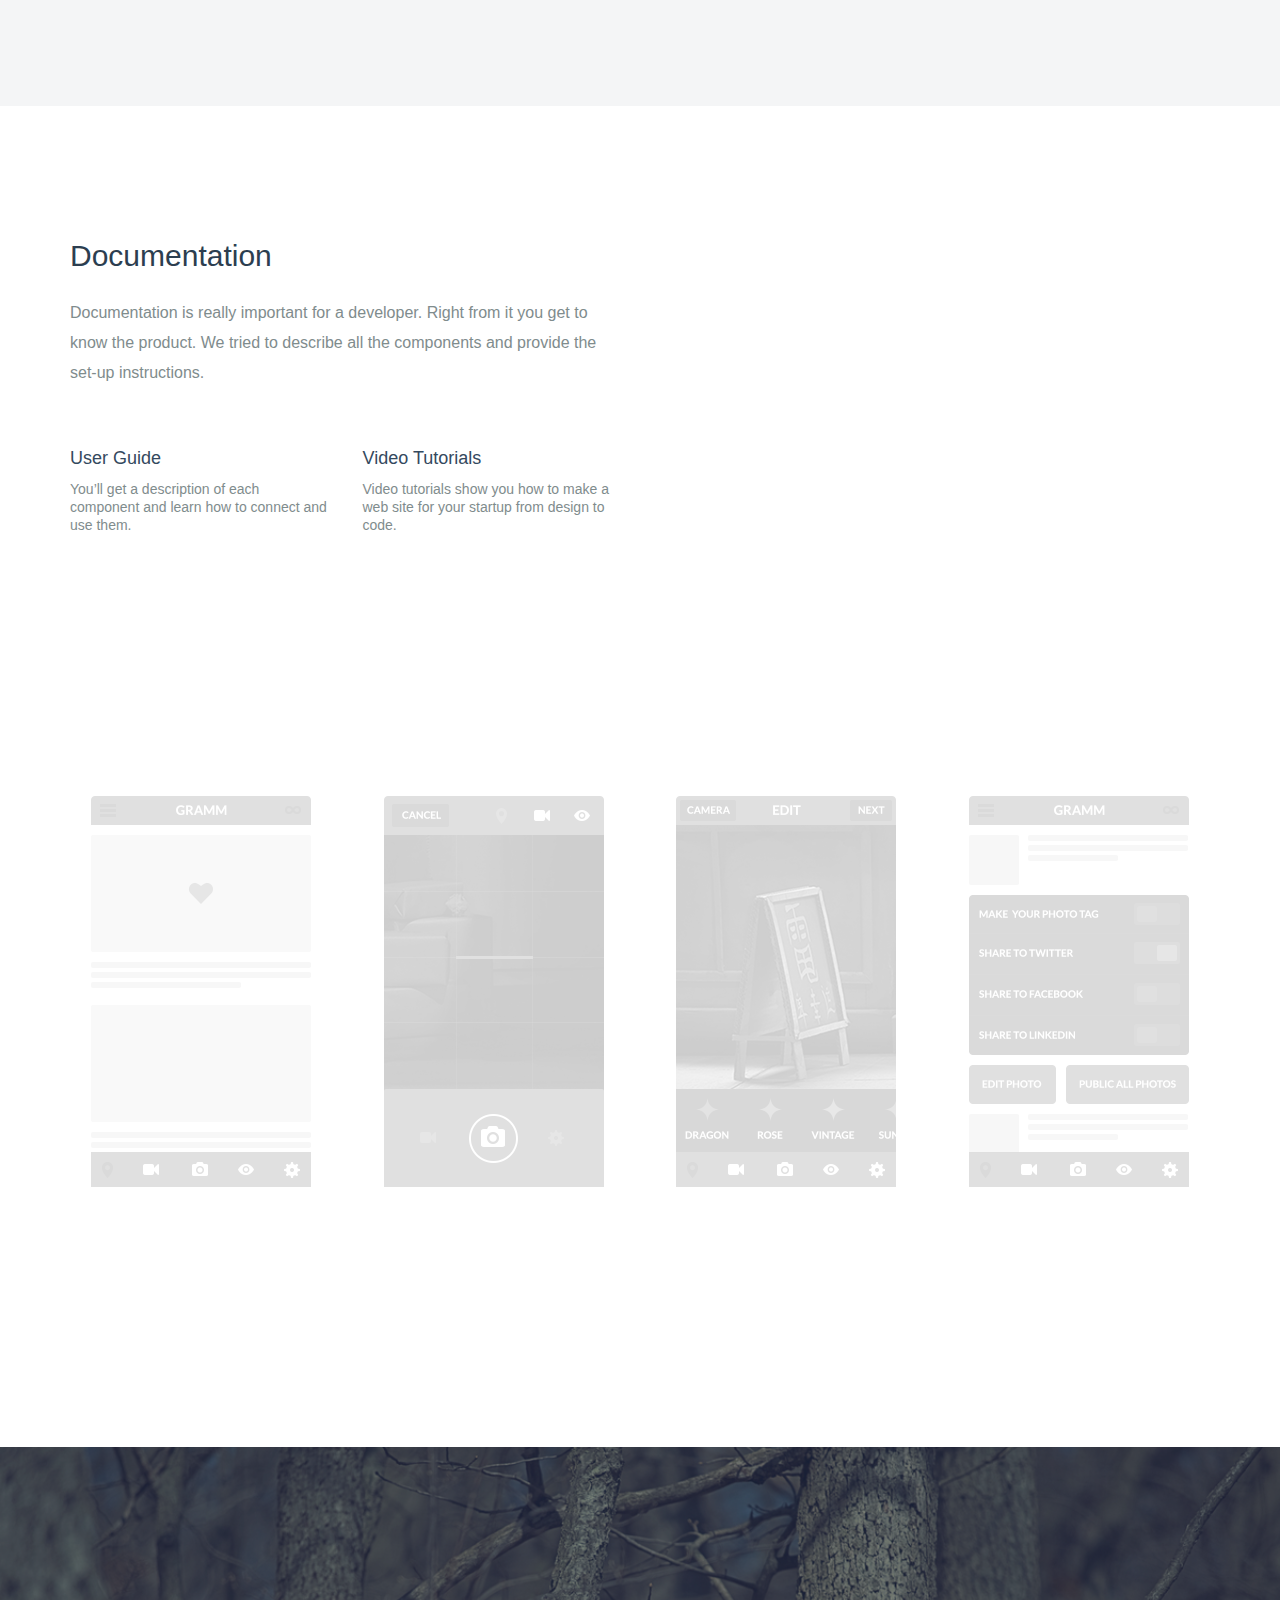
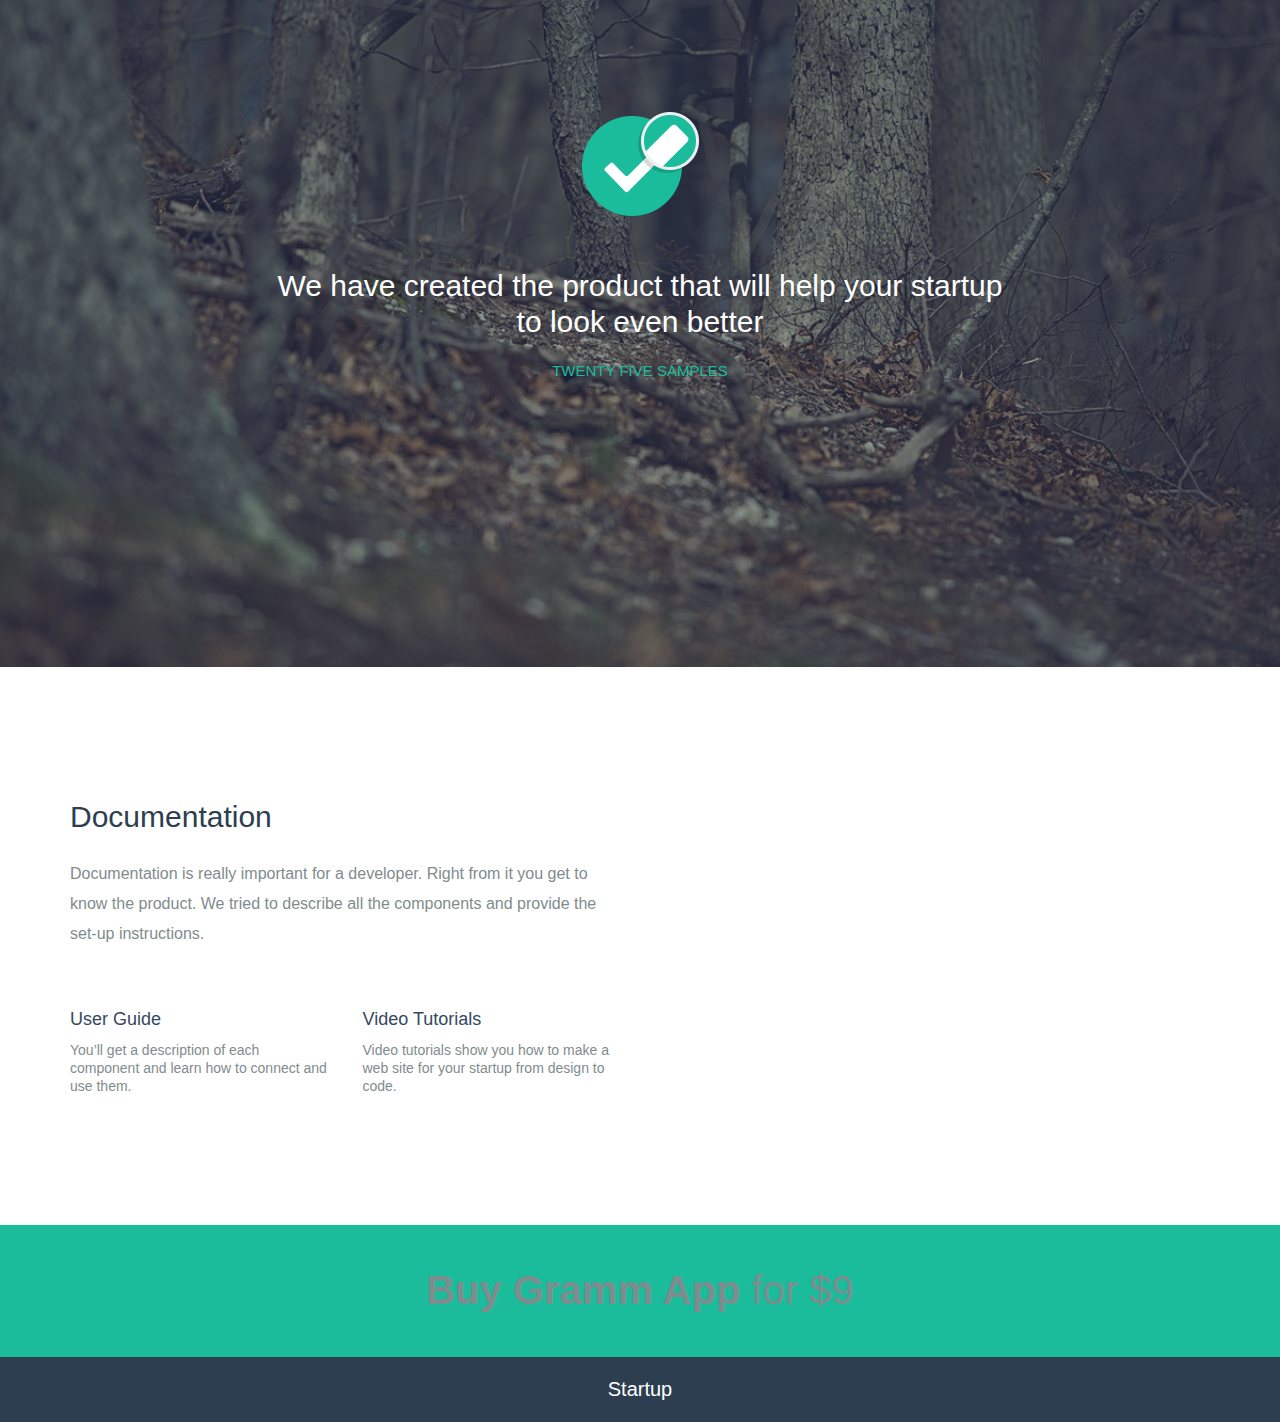
<file: Startup Framework/Developer/samples/sample-06/index.html>
<!DOCTYPE html>
<html lang="en">
    <head>
        <meta charset="utf-8">
        <title>Sample 6</title>
        <meta name="apple-mobile-web-app-capable" content="yes" />
        <meta name="viewport" content="width=device-width, initial-scale=1.0, maximum-scale=1.0, user-scalable=no" />
        <meta name="apple-mobile-web-app-status-bar-style" content="black" />
        <link rel="shortcut icon" href="../../flat-ui/images/favicon.ico">
        <link rel="stylesheet" href="../../flat-ui/bootstrap/css/bootstrap.css">
        <link rel="stylesheet" href="../../flat-ui/css/flat-ui.css">
        <!-- Using only with Flat-UI (free)-->
        <link rel="stylesheet" href="../../common-files/css/icon-font.css">
        <!-- end -->
        <link rel="stylesheet" href="css/style.css">
    </head>

    <body>
        <div class="page-wrapper">
            <!-- header-3 -->
            <header class="header-3">
                <div class="container">
                    <div class="row">
                        <nav class="navbar col-sm-12" role="navigation">
                            <div class="navbar-header">
                                <button type="button" class="navbar-toggle"></button>
                                <a class="brand" href="#"><img src="../../common-files/icons/Infinity-Loop@2x.png" width="50" height="50" alt=""> Startup</a>
                            </div>
                            <div class="collapse navbar-collapse pull-right">
                                <ul class="nav pull-left">
                                    <li><a href="#">HOME</a></li>
                                    <li><a href="#">WORK</a></li>
                                    <li><a href="#">BLOG</a></li>
                                    <li><a href="#">CONTACT</a></li>
                                </ul>
                                <form class="navbar-form pull-left">
                                    <a class="btn btn-primary" href="#">SIGN IN</a>
                                </form>
                            </div>
                        </nav>
                    </div>
                </div>
                <div class="header-background"></div>
            </header>
            <section class="header-3-sub">
                <div class="background">&nbsp;</div>
                <div class="container">
                    <div class="row">
                        <div class="col-sm-6">
                            <h3>Twenty five awesome samples</h3>
                            <p>These Samples will guide you through and show how to use the blocks and give you the feeling on how to play around using the components in the website building process.</p>
                        </div>
                    </div>
                </div>
            </section>

            <!-- content-2  -->
            <section class="content-2">
                <div class="container">
                    <div class="row">
                        <div class="col-sm-6">
                            <h3>Multi useful components</h3>
                            <p>
                                All of these components are made in the same style, and can easily be integrated into
                                projects, allowing you to create hundreds of solutions for your future projects.
                            </p>
                            <div class="btns">
                                <a class="btn btn-primary" href="#"><span class="fui-apple"> </span> Buy in Appstore</a>
                                <a href="#" style="margin-left: 30;"><b>Learn More</b></a>
                            </div>
                        </div>
                        <div class="col-sm-5 col-sm-offset-1">
                            <div class="player">
                                <div class="btn btn-primary btn-play fui-play"></div>
                            </div>
                        </div>
                    </div>
                </div>
            </section>

            <!-- content-28  -->
            <section class="content-28 bg-clouds">
                <div class="container">
                    <div class="row">
                        <div class="col-sm-10 col-sm-offset-1">
                            <h3>More than image</h3>
                            <p>We prepared some high-quality photos, that you can use in your projects.
                                When you have to show your application or website on iPhone, iPad or
                                Macbook you can use these images.
                            </p>
                            <img src="../../common-files/img/content/ipad@2x.png" width="780" height="294" alt="">
                        </div>
                    </div>
                </div>
            </section>

            <!-- content-9  -->
            <section class="content-9">
                <div class="container">
                    <div class="row">
                        <div class="col-sm-6">
                            <h3>Documentation</h3>

                            <p>Documentation is really important for a developer. Right from it you get to know the product.
                                We tried to describe all the components and provide the set-up instructions.
                            </p>

                            <div class="row">
                                <div class="col-sm-6 info">
                                    <h6>User Guide</h6>
                                    You’ll get a description of each component and learn how to connect and use them.
                                </div>
                                <div class="col-sm-6 info">
                                    <h6>Video Tutorials</h6>
                                    Video tutorials show you how to make a web site for your startup from design to code.
                                </div>
                            </div>
                        </div>
                        <div class="col-sm-5 col-sm-offset-1 hidden-xs">
                            <img src="../../common-files/icons/browser-iphone@2x.png" width="300" height="300" alt="">
                        </div>
                    </div>
                </div>
            </section>

            <!-- content-30  -->
            <section class="content-30">
                <div class="container">
                    <div class="row features">
                        <div class="col-sm-3 box-1">
                            <div class="description-top">
                                <h6>Easy to use</h6>
                                To get started, you select the desired sample and base the entire website on it.
                                <img src="../../common-files/img/content/arrow-tl@2x.png" width="61" height="97" alt="">
                            </div>
                            <div class="img">
                                <img src="../../common-files/img/content/screen-1-bw@2x.png" width="220" height="391" alt="">
                                <img src="../../common-files/img/content/screen-1@2x.png" width="220" height="391" alt="">
                            </div>
                            <div class="description-bottom">
                                <h6>Variety of designs</h6>
                                Without iconic symbolsreally finish your work - for clearly understand.
                                <img src="../../common-files/img/content/arrow-bl@2x.png" width="97" height="110" alt="">
                            </div>
                        </div>
                        <div class="col-sm-3 box-2">
                            <div class="description-top">
                                <h6>Easy to use</h6>
                                To get started, you select the desired sample and base the entire website on it.
                                <img src="../../common-files/img/content/arrow-tl@2x.png" width="61" height="97" alt="">
                            </div>
                            <div class="img">
                                <img src="../../common-files/img/content/screen-2-bw@2x.png" width="220" height="391" alt="">
                                <img src="../../common-files/img/content/screen-2@2xc-30.png" width="220" height="391" alt="">
                            </div>
                            <div class="description-bottom">
                                <h6>Variety of designs</h6>
                                Responsive web design is a web design approach aimed to provide crafting sites.
                                <img src="../../common-files/img/content/arrow-br@2x.png" width="97" height="110" alt="">
                            </div>
                        </div>
                        <div class="col-sm-3 box-3">
                            <div class="description-top">
                                <h6>Easy to use</h6>
                                To get started, you select the desired sample and base the entire website on it.
                                <img src="../../common-files/img/content/arrow-tr@2x.png" width="61" height="97" alt="">
                            </div>
                            <div class="img">
                                <img src="../../common-files/img/content/screen-3-bw@2x.png" width="220" height="391" alt="">
                                <img src="../../common-files/img/content/screen-3@2x.png" width="220" height="391" alt="">
                            </div>
                            <div class="description-bottom">
                                <h6>Variety of designs</h6>
                                Responsive web design is a web design approach aimed to provide crafting sites.
                                <img src="../../common-files/img/content/arrow-bl@2x.png" width="97" height="110" alt="">
                            </div>
                        </div>
                        <div class="col-sm-3 box-4">
                            <div class="description-top">
                                <h6>Quick Navigation</h6>
                                Without iconic symbolsreally finish your work - for clearly understand.
                                <img src="../../common-files/img/content/arrow-tr@2x.png" width="61" height="97" alt="">
                            </div>
                            <div class="img">
                                <img src="../../common-files/img/content/screen-4-bw@2x.png" width="220" height="391" alt="">
                                <img src="../../common-files/img/content/screen-4@2x.png" width="220" height="391" alt="">
                            </div>
                            <div class="description-bottom">
                                <h6>Variety of designs</h6>
                                Responsive web design is a web design approach aimed to provide crafting sites.
                                <img src="../../common-files/img/content/arrow-br@2x.png" width="97" height="110" alt="">
                            </div>
                        </div>
                    </div>
                </div>
            </section>

            <!-- tpl-6 custom section -->
            <section class="tpl-6-section-1 bg-midnight-blue">
                <div class="tpl-6-mask bg-midnight-blue"></div>
                <div class="container">

                    <img src="img/retina-ready@2x.png" width="117" height="104" alt="">
                    <div class="row">
                        <div class="col-sm-8 col-sm-offset-2">
                            <h3>We have created the product that will help
                            your startup to look even better</h3>
                            <p class="lead">
                                twenty five samples
                            </p>
                        </div>
                    </div>
                </div>
            </section>

            <!-- content-9  -->
            <section class="content-9">
                <div class="container">
                    <div class="row">
                        <div class="col-sm-6">
                            <h3>Documentation</h3>

                            <p>Documentation is really important for a developer. Right from it you get to know the product.
                                We tried to describe all the components and provide the set-up instructions.
                            </p>

                            <div class="row">
                                <div class="col-sm-6 info">
                                    <h6>User Guide</h6>
                                    You’ll get a description of each component and learn how to connect and use them.
                                </div>
                                <div class="col-sm-6 info">
                                    <h6>Video Tutorials</h6>
                                    Video tutorials show you how to make a web site for your startup from design to code.
                                </div>
                            </div>
                        </div>
                        <div class="col-sm-5 col-sm-offset-1 hidden-phone">
                            <img width="300" height="282" alt="" src="img/imac-egg@2x.png">
                        </div>
                    </div>
                </div>
            </section>

            <!-- content-12  -->
            <section class="content-12">
                <a class="wide btn-wide" href="#"><b>Buy Gramm App</b> for $9</a>
            </section>

            <!-- footer-4 -->
            <footer class="footer-4 bg-midnight-blue">
                <div class="container">
                    <a class="brand" href="#">Startup</a>
                </div>
            </footer>
        </div>

        <!-- Placed at the end of the document so the pages load faster -->
        <script src="../../common-files/js/jquery-1.10.2.min.js"></script>
        <script src="../../flat-ui/js/bootstrap.min.js"></script>
        <script src="../../common-files/js/modernizr.custom.js"></script>
        <script src="../../common-files/js/jquery.parallax.min.js"></script>
        <script src="../../common-files/js/startup-kit.js"></script>
        <script src="js/script.js"></script>
    </body>
</html>
</file>
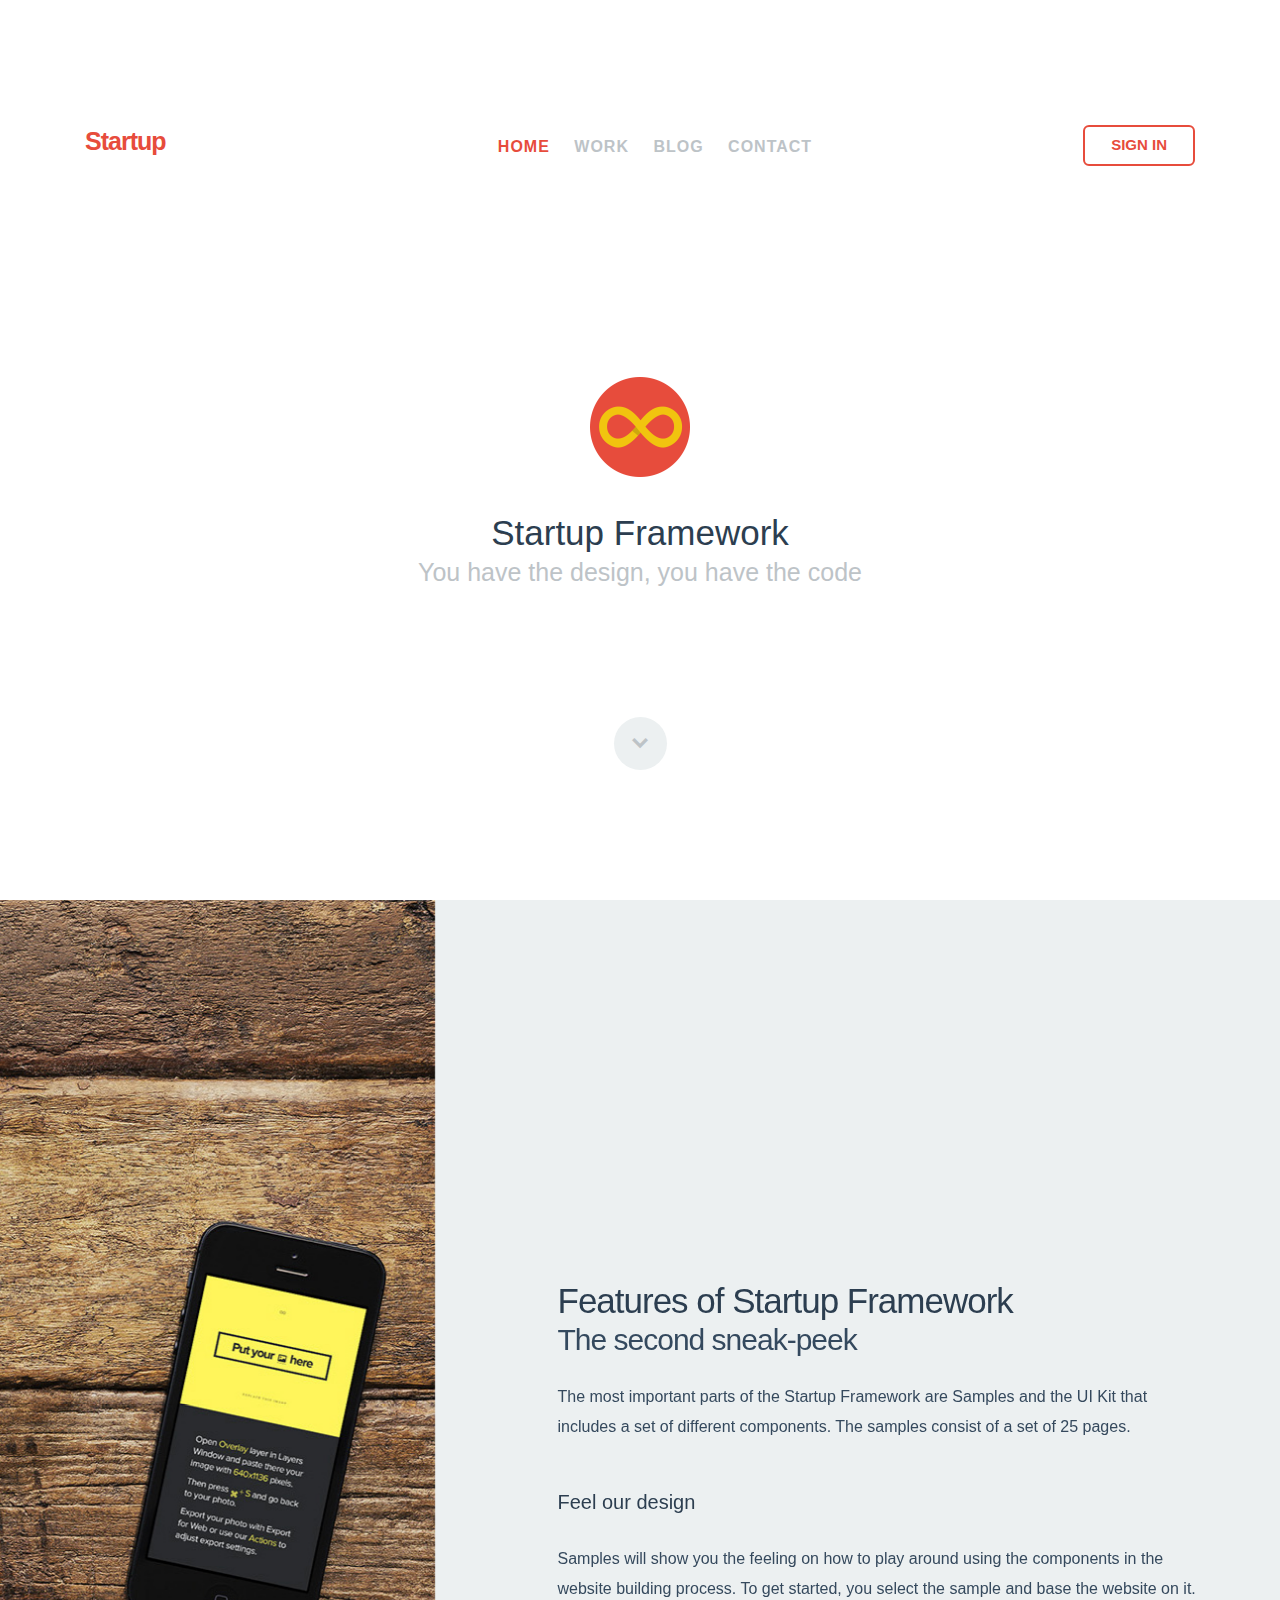
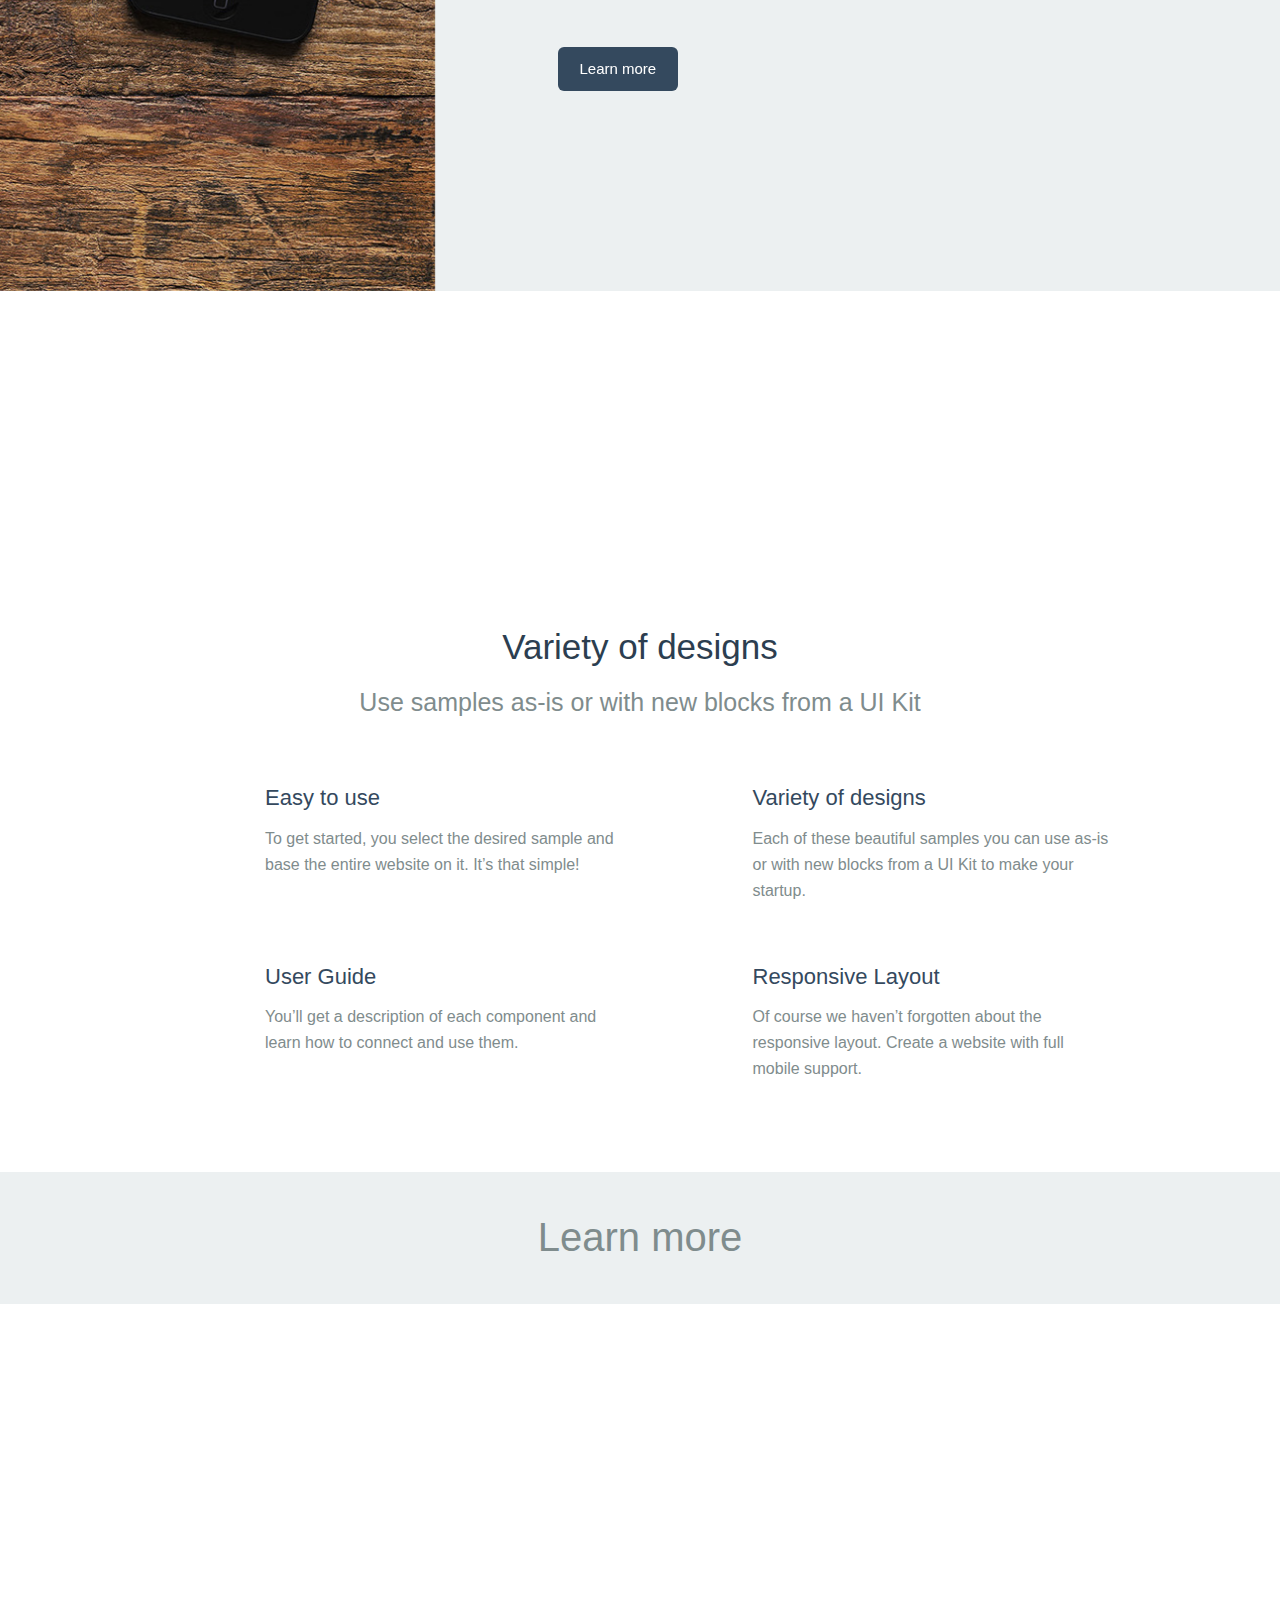
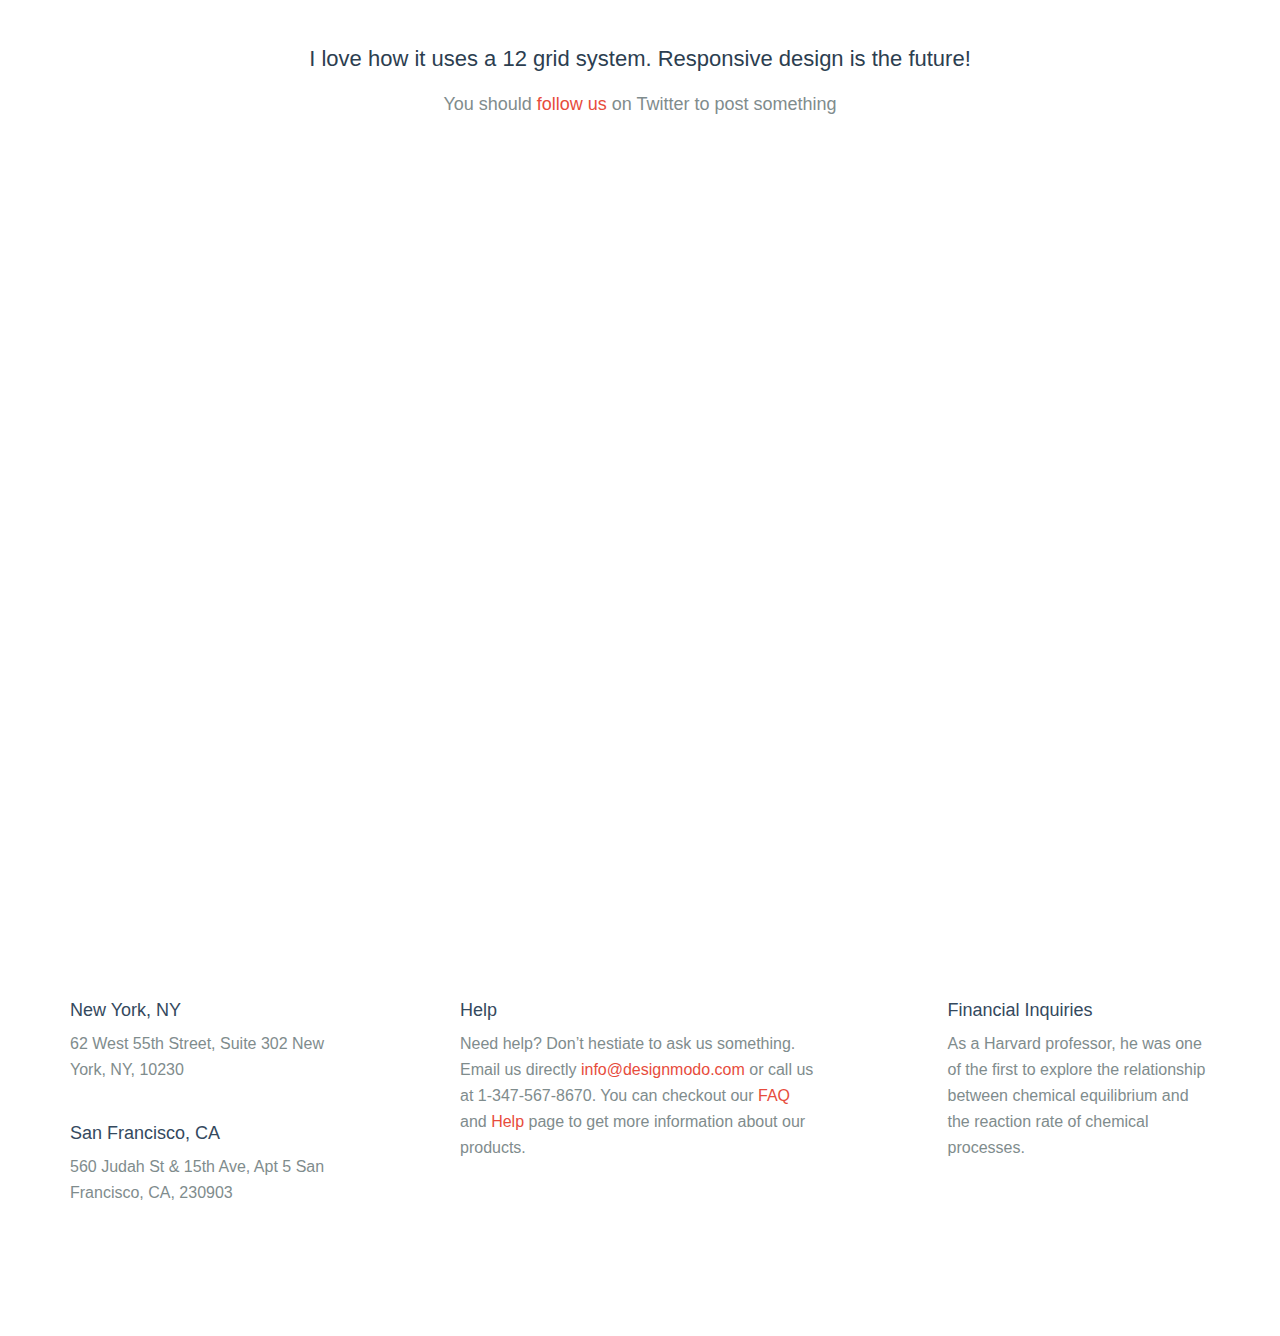
<file: Startup Framework/Developer/samples/sample-08/index.html>
<!DOCTYPE html>
<html lang="en">
    <head>
        <meta charset="utf-8">
        <title>Sample 8</title>
        <meta name="apple-mobile-web-app-capable" content="yes" />
        <meta name="viewport" content="width=device-width, initial-scale=1.0, maximum-scale=1.0, user-scalable=no" />
        <meta name="apple-mobile-web-app-status-bar-style" content="black" />
        <link rel="shortcut icon" href="../../flat-ui/images/favicon.ico">
        <link rel="stylesheet" href="../../flat-ui/bootstrap/css/bootstrap.css">
        <link rel="stylesheet" href="../../flat-ui/css/flat-ui.css">
        <!-- Using only with Flat-UI (free)-->
        <link rel="stylesheet" href="../../common-files/css/icon-font.css">
        <!-- end -->
        <link rel="stylesheet" href="css/style.css">
    </head>

    <body>
        <div class="page-wrapper">
            <!-- header-21 -->
            <header class="header-21">
                <div class="container">
                    <div class="navbar col-sm-12">
                        <div class="navbar-header">
                            <button type="button" class="navbar-toggle"></button>
                            <a class="brand" href="#">Startup</a>
                        </div>
                        <div class="collapse navbar-collapse">
                            <ul class="nav">
                                <li class="active">
                                    <a href="#">HOME</a>
                                </li>
                                <li>
                                    <a href="#">WORK</a>
                                </li>
                                <li>
                                    <a href="#">BLOG</a>
                                </li>
                                <li>
                                    <a href="#">CONTACT</a>
                                </li>
                            </ul>
                            <form class="navbar-form pull-right">
                                <a class="btn" href="#">SIGN IN</a>
                            </form>
                        </div>
                    </div>
                </div>
            </header>
            <section class="header-21-sub v-center">
                <div>
                    <div class="background">
                        &nbsp;
                    </div>
                    <div class="container">
                        <h3><img class="hl" src="img/Infinity-Loop@2x.png" width="100" height="100"  alt=""> Startup Framework</h3>
                        <p class="lead">
                            You have the design, you have the code
                        </p>
                    </div>
                </div>
                <a class="control-btn fui-arrow-down" href="#"> </a>
            </section>

            <section class="blog-2">
                <div class="background hidden-phone">
                    <div class="container">
                        <div class="row">
                            <div class="col-sm-4">
                                <div>
                                    <img src="img/img-1.jpg" >
                                </div>
                            </div>
                        </div>
                    </div><!--/.container-->
                </div>

                <div class="container">
                    <div class="row">
                        <div class="col-sm-7 col-sm-offset-5">
                            <h3><img src="img/Infinity-Loop@2x.png" width="100" height="100" alt=""> Features of Startup Framework </h3>
                            <div class="promo">
                                <h4>The second sneak-peek</h4>
                                <p>
                                    The most important parts of the Startup Framework are Samples and the UI Kit that
                                    includes a set of different components. The samples consist of a set of 25 pages.
                                </p>
                            </div>
                            <h6>Feel our design</h6>
                            <p>
                                Samples will show you the feeling on how to play around using the components in the website building process. To get started, you select the sample and base the website on it.
                            </p>
                            <p>
                                <button class="btn btn-inverse">
                                    Learn more
                                </button>
                            </p>
                        </div>
                    </div>
                </div><!--/.container-->
            </section>

            <!-- content-6  -->
            <section class="content-6 v-center">
                <div>
                    <div class="container">
                        <h3><img src="img/Infinity-Loop@2x.png" width="100" height="100" alt=""> Variety of designs </h3>
                        <p class="lead">
                            Use samples as-is or with new blocks from a UI Kit
                        </p>
                        <div class="row features">
                            <div class="col-sm-4 col-sm-offset-2">
                                <h6>Easy to use</h6>
                                <p>
                                    To get started, you select the desired sample and base the entire
                                    website on it. It’s that simple!
                                </p>
                            </div>
                            <div class="col-sm-4 col-sm-offset-1">
                                <h6>Variety of designs</h6>
                                <p>
                                    Each of these beautiful samples you can use as-is or with new blocks from a UI Kit to make your startup.
                                </p>
                            </div>
                        </div>
                        <div class="row features">
                            <div class="col-sm-4 col-sm-offset-2">
                                <h6>User Guide</h6>
                                <p>
                                    You’ll get a description of each component and learn how to connect and use them.
                                </p>
                            </div>
                            <div class="col-sm-4 col-sm-offset-1">
                                <h6>Responsive Layout</h6>
                                <p>
                                    Of course we haven’t forgotten about the responsive layout. Create a website with full mobile support.
                                </p>
                            </div>
                        </div>
                    </div>
                </div>
            </section>

            <!-- content-12  -->
            <section class="content-12">
                <a class="wide btn-wide" href="#">Learn more</a>
            </section>

            <!-- content-17  -->
            <section class="content-17 v-center">
                <div>
                    <div class="container">
                        <h3><img src="img/twitter@2x.png" width="100" height="100" alt=""></h3>
                        <div id="c-17_myCarousel" class="carousel slide">
                            <div class="carousel-inner">
                                <div class="item active">
                                    I love how it uses a 12 grid system. Responsive design is the future!
                                </div>
                                <div class="item">
                                    Responsive design is the future!
                                </div>
                                <div class="item">
                                    Responsive design is the future! I love how it uses a 12 grid system.
                                </div>
                                <div class="item">
                                    I love how it uses a 12 grid system.
                                </div>
                            </div>
                        </div>
                        <p style="margin: 0">
                            You should <a href="#">follow us</a> on Twitter to post something
                        </p>
                    </div>
                </div>
            </section>

            <!-- footer-9 -->
            <section class="footer-9-map">
                <iframe width="100%" height="100%" frameborder="0" scrolling="no" marginheight="0" marginwidth="0" src="https://maps.google.com/?ie=UTF8&amp;t=m&amp;ll=40.714353,-74.005973&amp;spn=0.04554,0.072956&amp;z=12&amp;output=embed"></iframe>
            </section>
            <footer class="footer-9 v-center">
                <div>
                    <div class="container">
                        <div class="row">
                            <div class="col-sm-3">
                                <div class="box box-first">
                                    <h6>New York, NY</h6>
                                    <p>
                                        62 West 55th Street, Suite 302 New York, NY, 10230
                                    </p>
                                </div>
                                <br class="hidden-phone">
                                <div class="box">
                                    <h6>San Francisco, CA</h6>
                                    <p>
                                        560 Judah St &amp; 15th Ave, Apt 5 San Francisco, CA, 230903
                                    </p>
                                </div>
                            </div>
                            <div class="col-sm-4 col-sm-offset-1 box">
                                <h6>Help</h6>
                                <p>
                                    Need help? Don’t hestiate to ask us something. Email us directly <a href="#">info@designmodo.com</a> or call us at 1-347-567-8670.
                                    You can checkout our <a href="#">FAQ</a> and <a href="#">Help</a>
                                    page to get more information about our products.
                                </p>
                            </div>
                            <div class="col-sm-3 col-sm-offset-1 box">
                                <h6>Financial Inquiries</h6>
                                <p style="margin: 0">
                                    As a Harvard professor, he was one of the first to explore the relationship between chemical
                                    equilibrium and the reaction rate of chemical processes.
                                </p>
                            </div>
                        </div>
                    </div>
                </div>
            </footer>
        </div>

        <!-- Placed at the end of the document so the pages load faster -->
        <script src="../../common-files/js/jquery-1.10.2.min.js"></script>
        <script src="../../flat-ui/js/bootstrap.min.js"></script>
        <script src="../../common-files/js/modernizr.custom.js"></script>
        <script src="../../common-files/js/jquery.scrollTo-1.4.3.1-min.js"></script>
        <script src="../../common-files/js/startup-kit.js"></script>
        <script src="js/script.js"></script>
    </body>
</html>
</file>
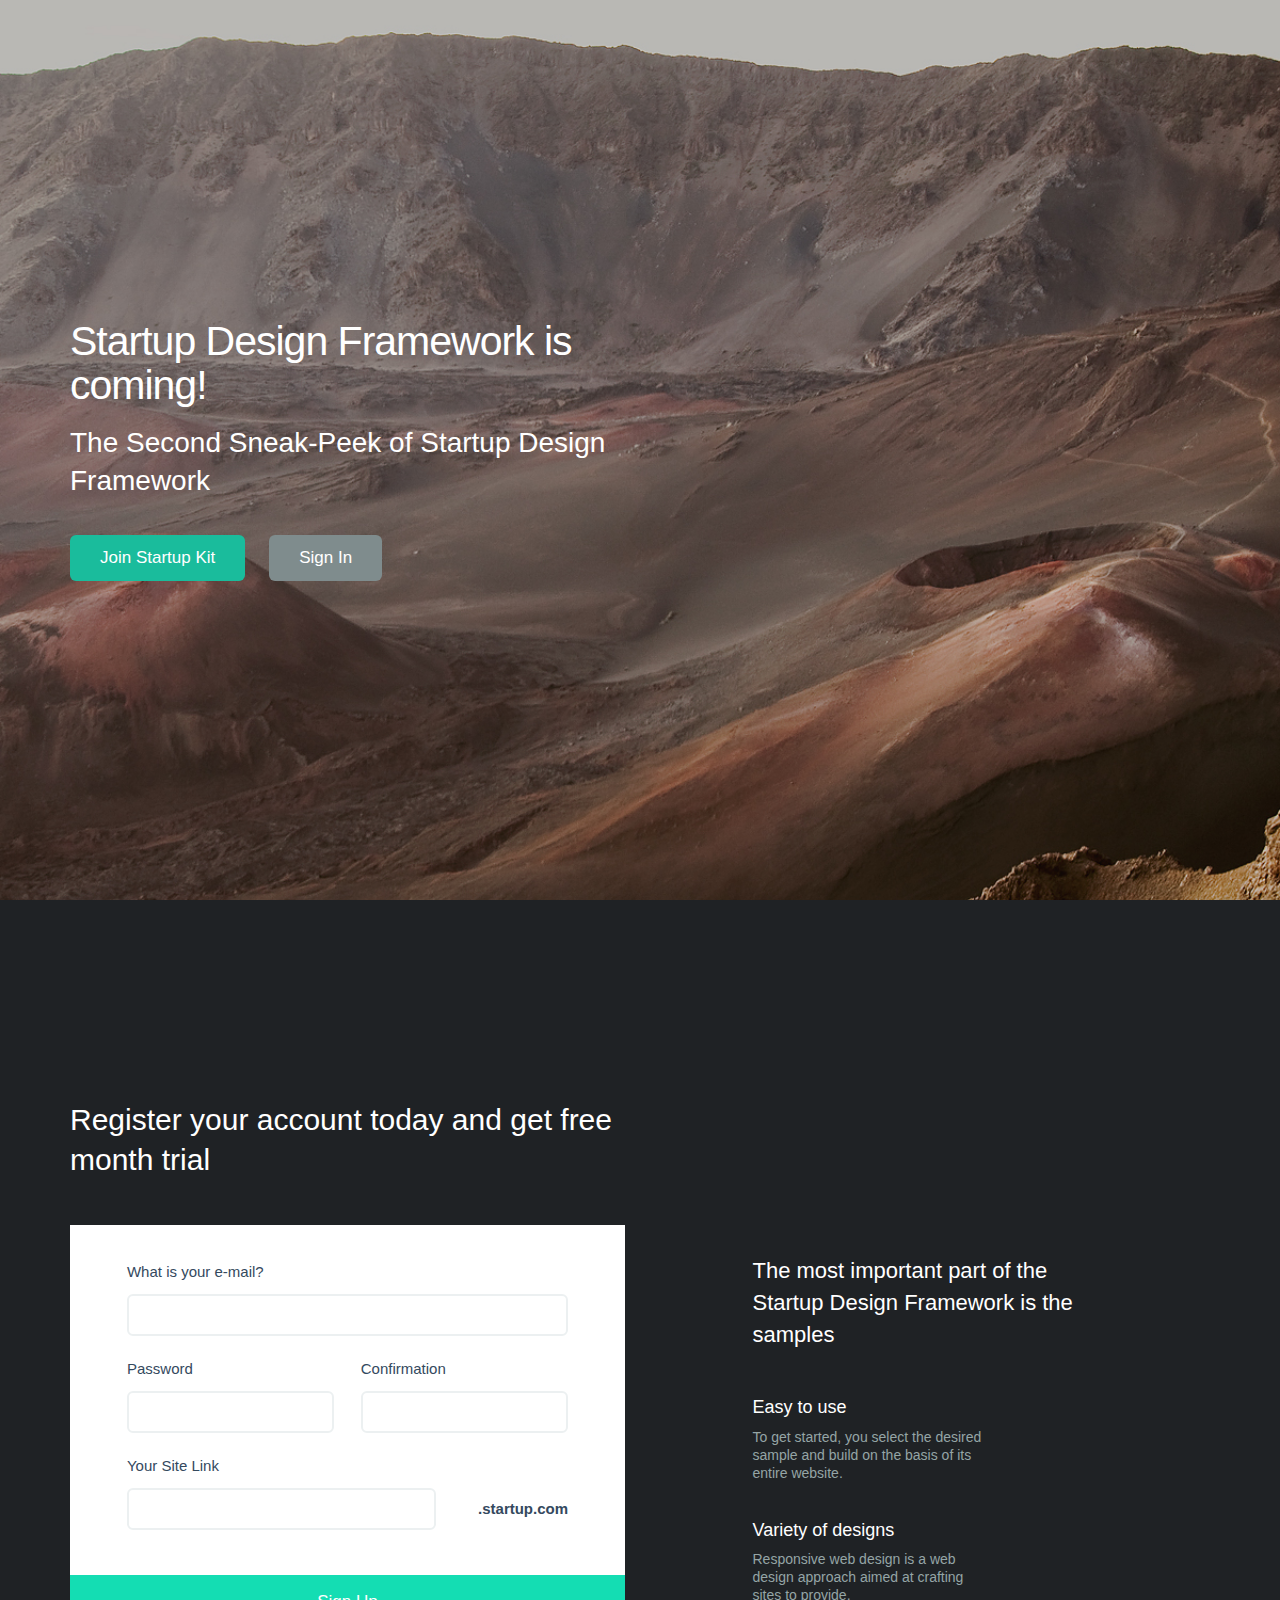
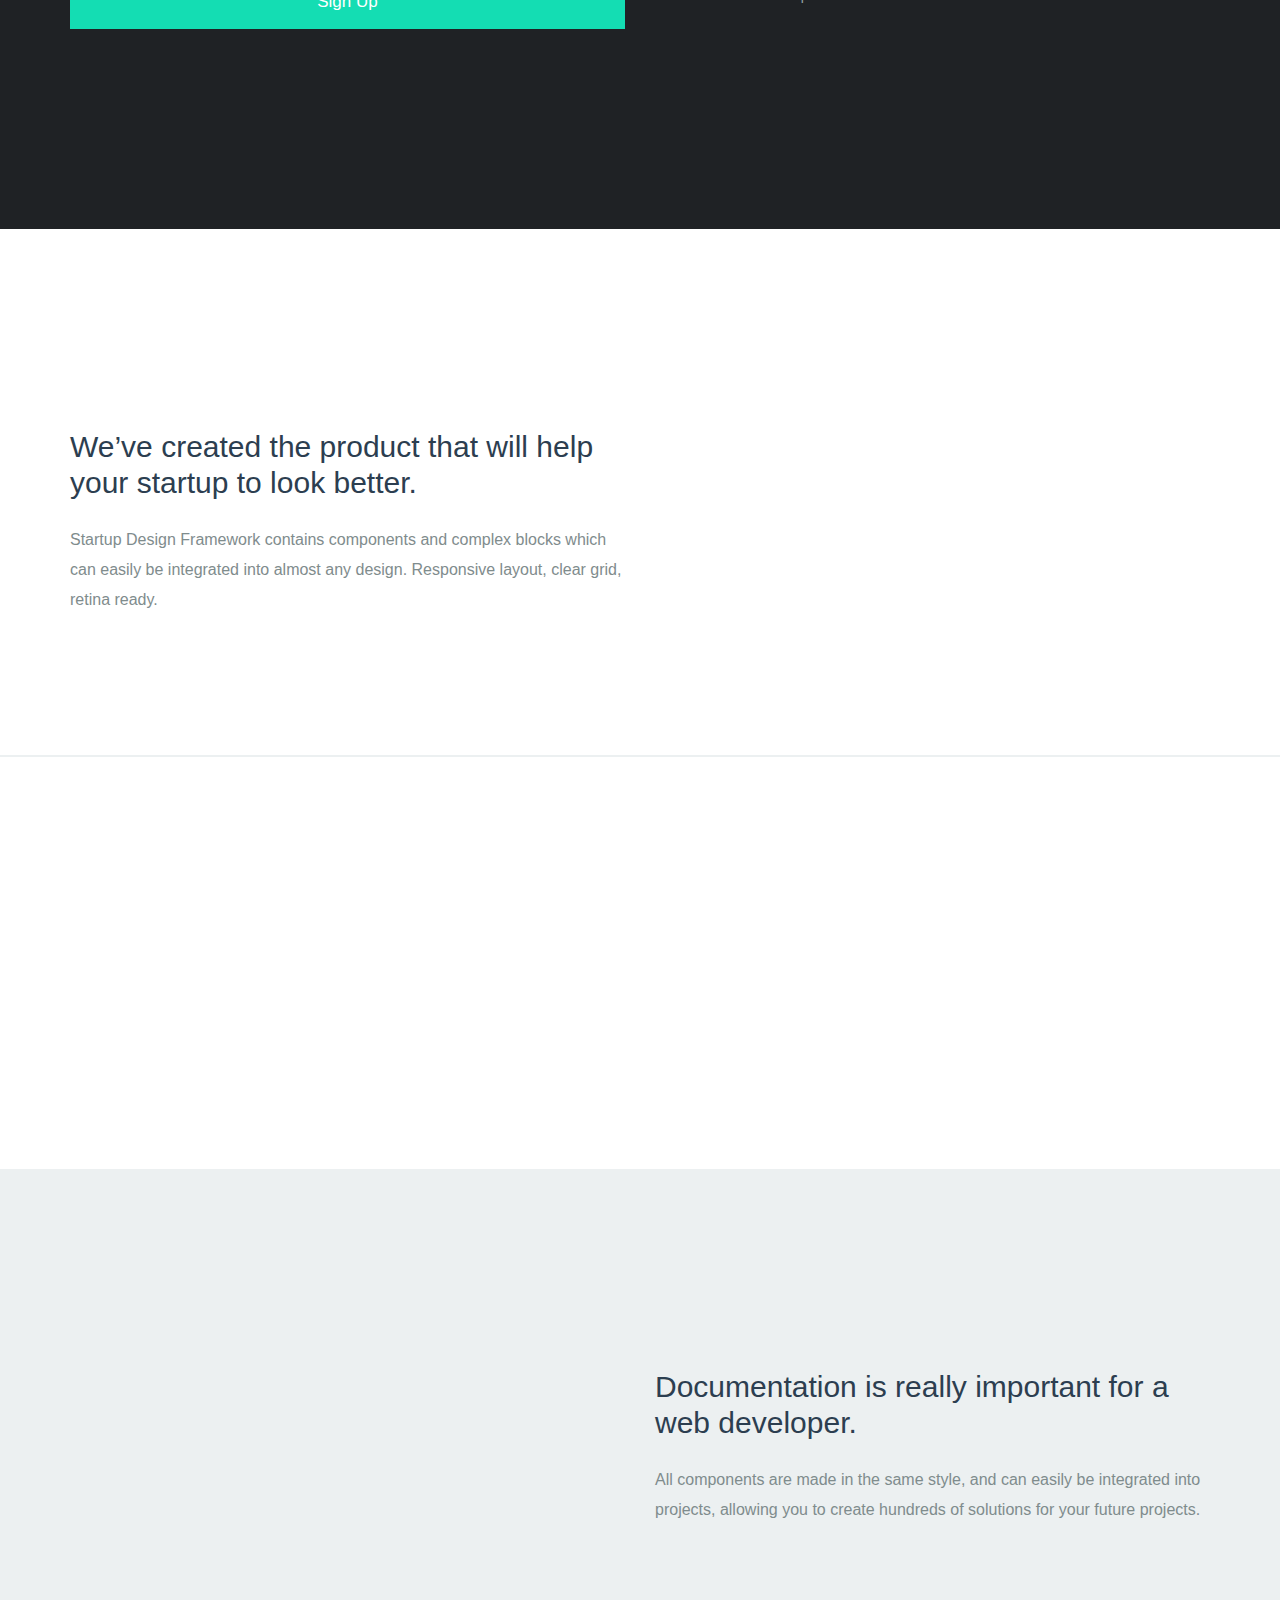
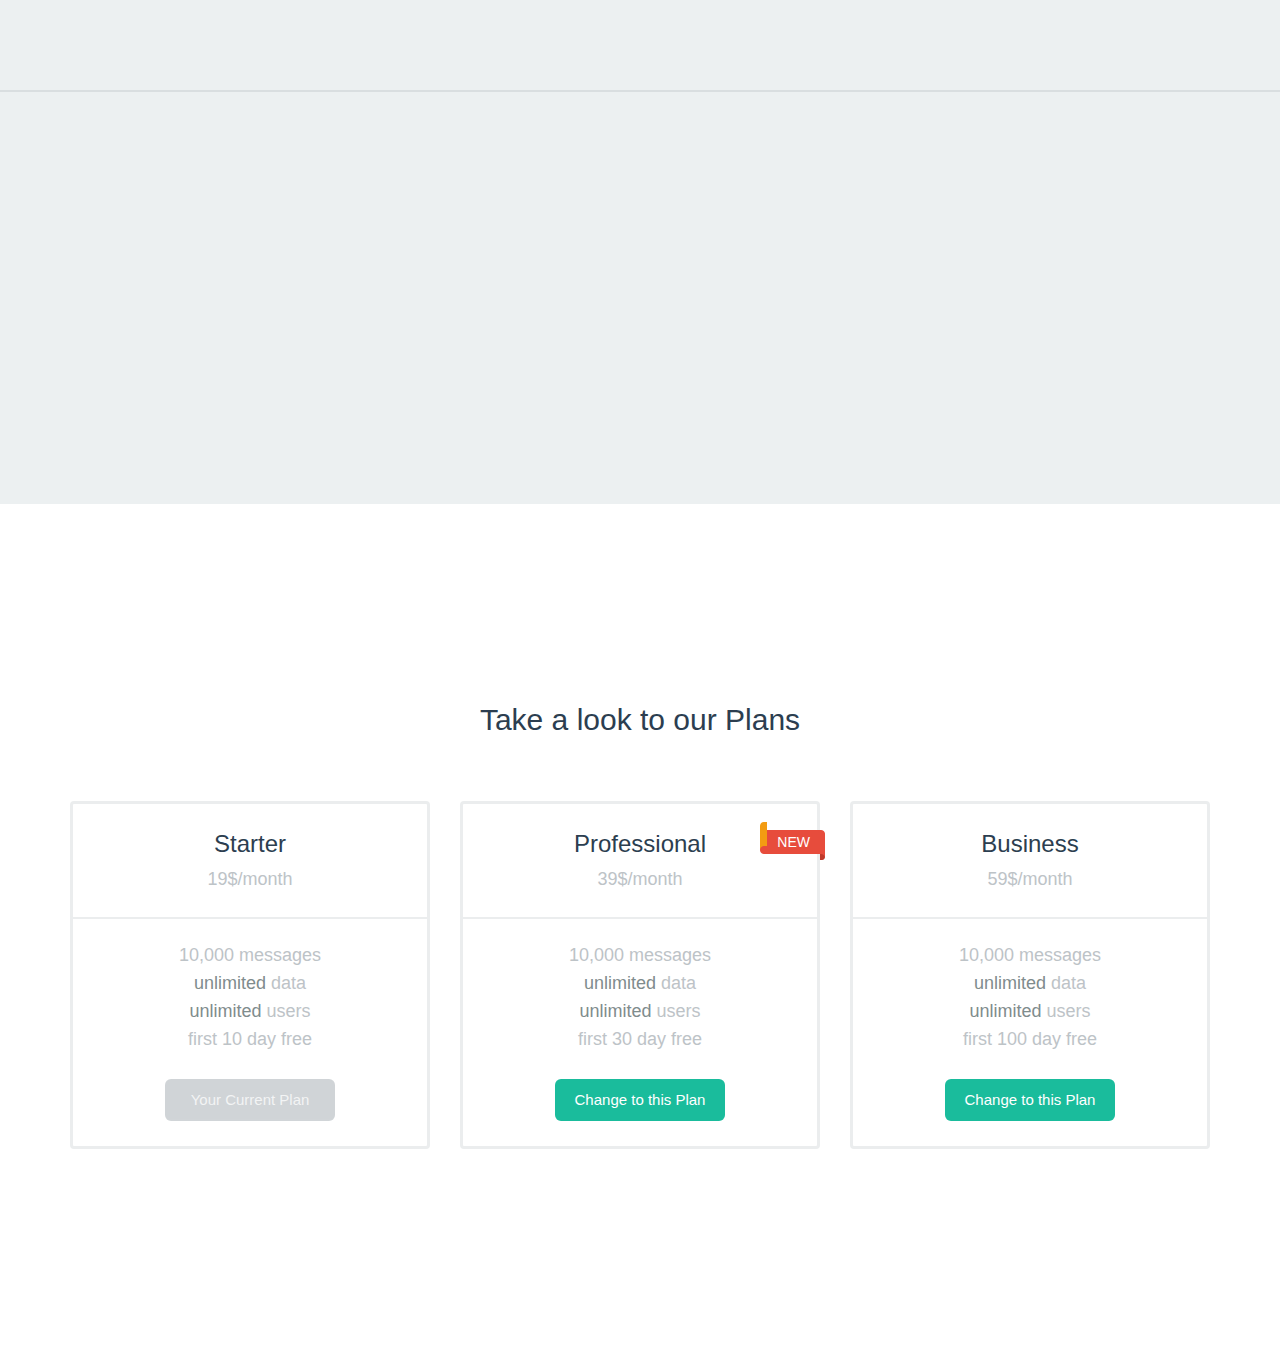
<file: Startup Framework/Developer/samples/sample-09/index.html>
<!DOCTYPE html>
<html lang="en">
    <head>
        <meta charset="utf-8">
        <title>Sample 9</title>
        <meta name="apple-mobile-web-app-capable" content="yes" />
        <meta name="viewport" content="width=device-width, initial-scale=1.0, maximum-scale=1.0, user-scalable=no" />
        <meta name="apple-mobile-web-app-status-bar-style" content="black" />
        <link rel="shortcut icon" href="../../flat-ui/images/favicon.ico">
        <link rel="stylesheet" href="../../flat-ui/bootstrap/css/bootstrap.css">
        <link rel="stylesheet" href="../../flat-ui/css/flat-ui.css">
        <!-- Using only with Flat-UI (free)-->
        <link rel="stylesheet" href="../../common-files/css/icon-font.css">
        <!-- end -->
        <link rel="stylesheet" href="css/style.css">
    </head>

    <body>

        <div class="page-wrapper">
            <!-- header-4 -->
            <header class="header-4 v-center bg-midnight-blue">
                <div class="background">
                    &nbsp;
                </div>
                <div>
                    <div class="container">
                        <div class="row">
                            <div class="col-sm-6">
                                <div class="hero-unit">
                                    <h1>Startup Design Framework is coming!</h1>
                                    <p>
                                        The Second Sneak-Peek of Startup Design Framework
                                    </p>
                                </div>
                                <div class="btns">
                                    <a class="btn btn-large btn-primary" href="#">Join Startup Kit</a>
                                    <a class="btn btn-large btn-gray" href="#">Sign In</a>
                                </div>
                            </div>
                        </div>
                    </div>
                </div>
            </header>

            <!-- content-20  -->
            <section class="content-20 v-center">
                <div>
                    <div class="container">
                        <div class="row">
                            <div class="col-sm-6">
                                <h3>Register your account today and get free month trial</h3>
                            </div>
                        </div>
                        <div class="row">
                            <div class="col-sm-6">
                                <div class="signup-form">
                                    <form class="clearfix">
                                        <div class="form-group">
                                            <label>What is your e-mail?</label>
                                            <input type="text" class="form-control">
                                        </div>
                                        <div class="clearfix">
                                            <div class="form-group pull-left">
                                                <label>Password</label>
                                                <input type="password" class="form-control">
                                            </div>
                                            <div class="form-group pull-right">
                                                <label>Confirmation</label>
                                                <input type="password" class="form-control">
                                            </div>
                                        </div>
                                        <div class="form-group">
                                            <label>Your Site Link</label>
                                            <div class="site-link">
                                                <input type="text" class="form-control">
                                                <b>.startup.com</b>
                                            </div>
                                        </div>
                                        <button class="btn btn-huge btn-info">Sign Up</button>
                                    </form>
                                </div>
                            </div>
                            <div class="col-sm-4 col-sm-offset-1 features">
                                <big>The most important part of the Startup Design Framework is the samples</big>

                                <div class="row">
                                    <div class="col-sm-8">
                                        <h6>Easy to use</h6>
                                        To get started, you select the desired sample and build on the basis of its entire website.
                                    </div>
                                </div>
                                <div class="row">
                                    <div class="col-sm-8">
                                        <h6>Variety of designs</h6>
                                        Responsive web design is a web design approach aimed at crafting sites to provide.
                                    </div>
                                </div>
                            </div>
                        </div>
                    </div>
                </div>
            </section>

            <!-- content-3  -->
            <section class="content-3 v-center">
                <div>
                    <div class="container">
                        <div class="row">
                            <div class="col-sm-6 aligment">
                                <h3>We’ve created the product that will help your startup to look better.</h3>
                                <p>
                                    Startup Design Framework contains components and complex blocks which can easily be
                                    integrated into almost any design. Responsive layout, clear grid, retina ready.
                                </p>
                            </div>
                            <div class="col-sm-6">
                                <div class="img">
                                    <img src="img/ticket-green@2x.png" alt="">
                                </div>
                            </div>
                        </div>
                    </div>
                    <div class="delimiter">
                        &nbsp;
                    </div>
                    <div class="container">
                        <div class="row features">
                            <div class="col-sm-3">
                                <h6>High Resolution</h6>
                                <p>
                                    We did a 2.5K size high resolution photo that will suit even for a very large web site.
                                </p>
                            </div>
                            <div class="col-sm-3 col-sm-offset-1">
                                <h6>Easy to use</h6>
                                <p>
                                    To get started, you select the desired sample and base the entire website on it. It’s that simple!
                                </p>
                            </div>
                            <div class="col-sm-3 col-sm-offset-1">
                                <h6>Feel our design</h6>
                                <p>
                                    Samples will show you the feeling on how to play around using the components.
                                </p>
                            </div>
                        </div>
                    </div>
                </div>
            </section>

            <!-- content-3  -->
            <section class="content-3 v-center mirror bg-clouds">
                <div>
                    <div class="container">
                        <div class="row">
                            <div class="col-sm-6 aligment">
                                <h3>Documentation is really important for a web developer. </h3>
                                <p>
                                    All components are made in the same style, and can easily be integrated into projects,
                                    allowing you to create hundreds of solutions for your future projects.
                                </p>
                            </div>
                            <div class="col-sm-6">
                                <div class="img">
                                    <img alt="" src="img/ps-wire-imac@2x.png">
                                </div>
                            </div>
                        </div>
                    </div>
                    <div class="delimiter">
                        &nbsp;
                    </div>
                    <div class="container">
                        <div class="row features">
                            <div class="col-sm-3">
                                <h6>Responsive Layout</h6>
                                <p>
                                    Of course we haven’t forgotten about the responsive layout for our product.
                                </p>
                            </div>
                            <div class="col-sm-3 col-sm-offset-1">
                                <h6>Retina Ready</h6>
                                <p>
                                    Startup Framework works fine on devices supporting Retina Display. Feel the clarity in each pixel.
                                </p>
                            </div>
                            <div class="col-sm-3 col-sm-offset-1">
                                <h6>Clear Grid</h6>
                                <p>
                                    It allows you to find understanding between the designer and developer.
                                </p>
                            </div>
                        </div>
                    </div>
                </div>
            </section>

            <!-- price-1 -->
            <section class="price-1 v-center">
                <div class="container">
                    <h3 class="text-center">Take a look to our Plans</h3>
                    <div class="row plans">
                        <div class="col-sm-4">
                            <div class="plan">
                                <div class="title">Starter</div>
                                <div class="price">19$/month</div>
                                <div class="description">
                                    10,000 messages<br>
                                    <b>unlimited</b> data<br>
                                    <b>unlimited</b> users<br>
                                    first 10 day free
                                </div>
                                <a class="btn disabled" href="#">Your Current Plan</a>
                            </div>
                        </div>
                        <div class="col-sm-4">
                            <div class="plan">
                                <div class="title">Professional</div>
                                <div class="price">39$/month</div>
                                <div class="description">
                                    10,000 messages<br>
                                    <b>unlimited</b> data<br>
                                    <b>unlimited</b> users<br>
                                    first 30 day free
                                </div>
                                <a class="btn btn-primary" href="#">Change to this Plan</a>

                                <div class="ribbon">NEW</div>
                            </div>
                        </div>
                        <div class="col-sm-4">
                            <div class="plan">
                                <div class="title">Business</div>
                                <div class="price">59$/month</div>
                                <div class="description">
                                    10,000 messages<br>
                                    <b>unlimited</b> data<br>
                                    <b>unlimited</b> users<br>
                                    first 100 day free
                                </div>
                                <a class="btn btn-primary" href="#">Change to this Plan</a>
                            </div>
                        </div>
                    </div>
                </div><!--/.container-->
            </section>
        </div>

        <!-- Placed at the end of the document so the pages load faster -->
        <script src="../../common-files/js/jquery-1.10.2.min.js"></script>
        <script src="../../flat-ui/js/bootstrap.min.js"></script>
        <script src="../../common-files/js/modernizr.custom.js"></script>
        <script src="../../common-files/js/jquery.parallax.min.js"></script>
        <script src="../../common-files/js/startup-kit.js"></script>
        <script src="js/script.js"></script>
    </body>
</html>
</file>
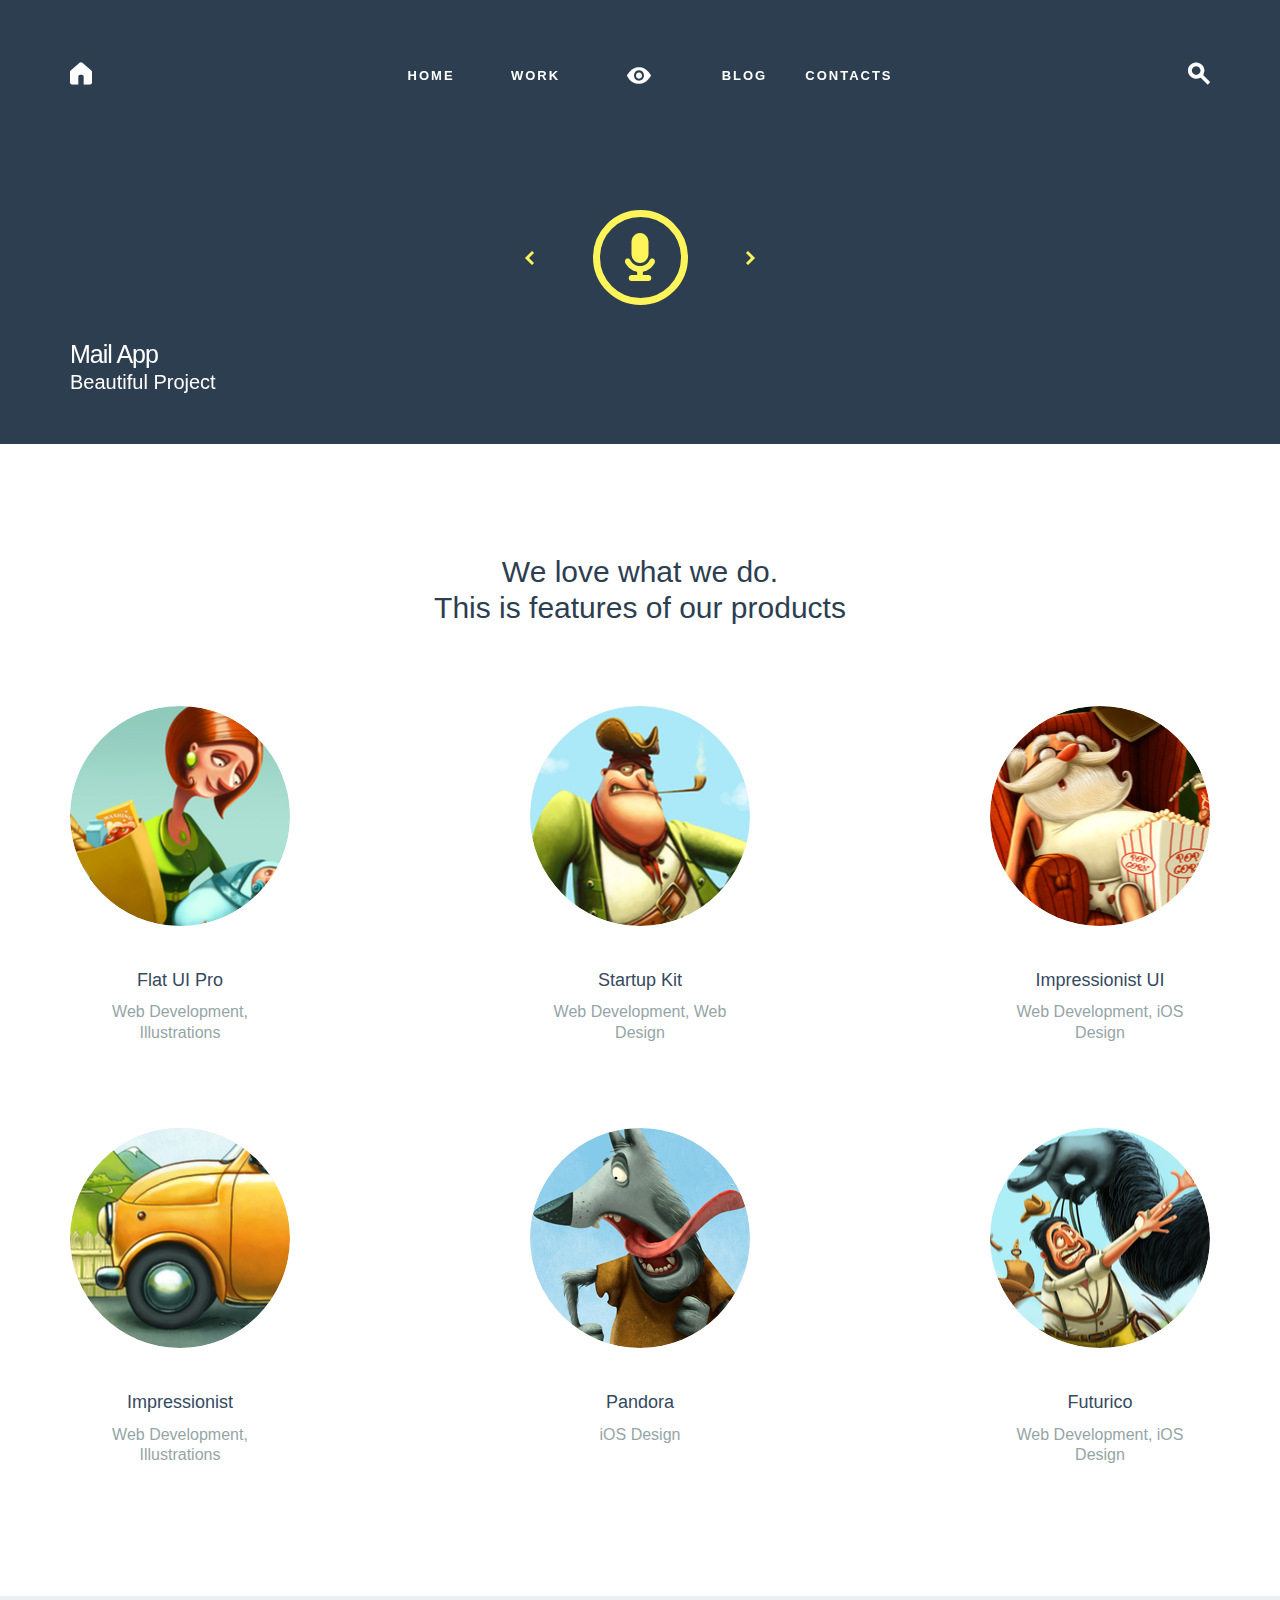
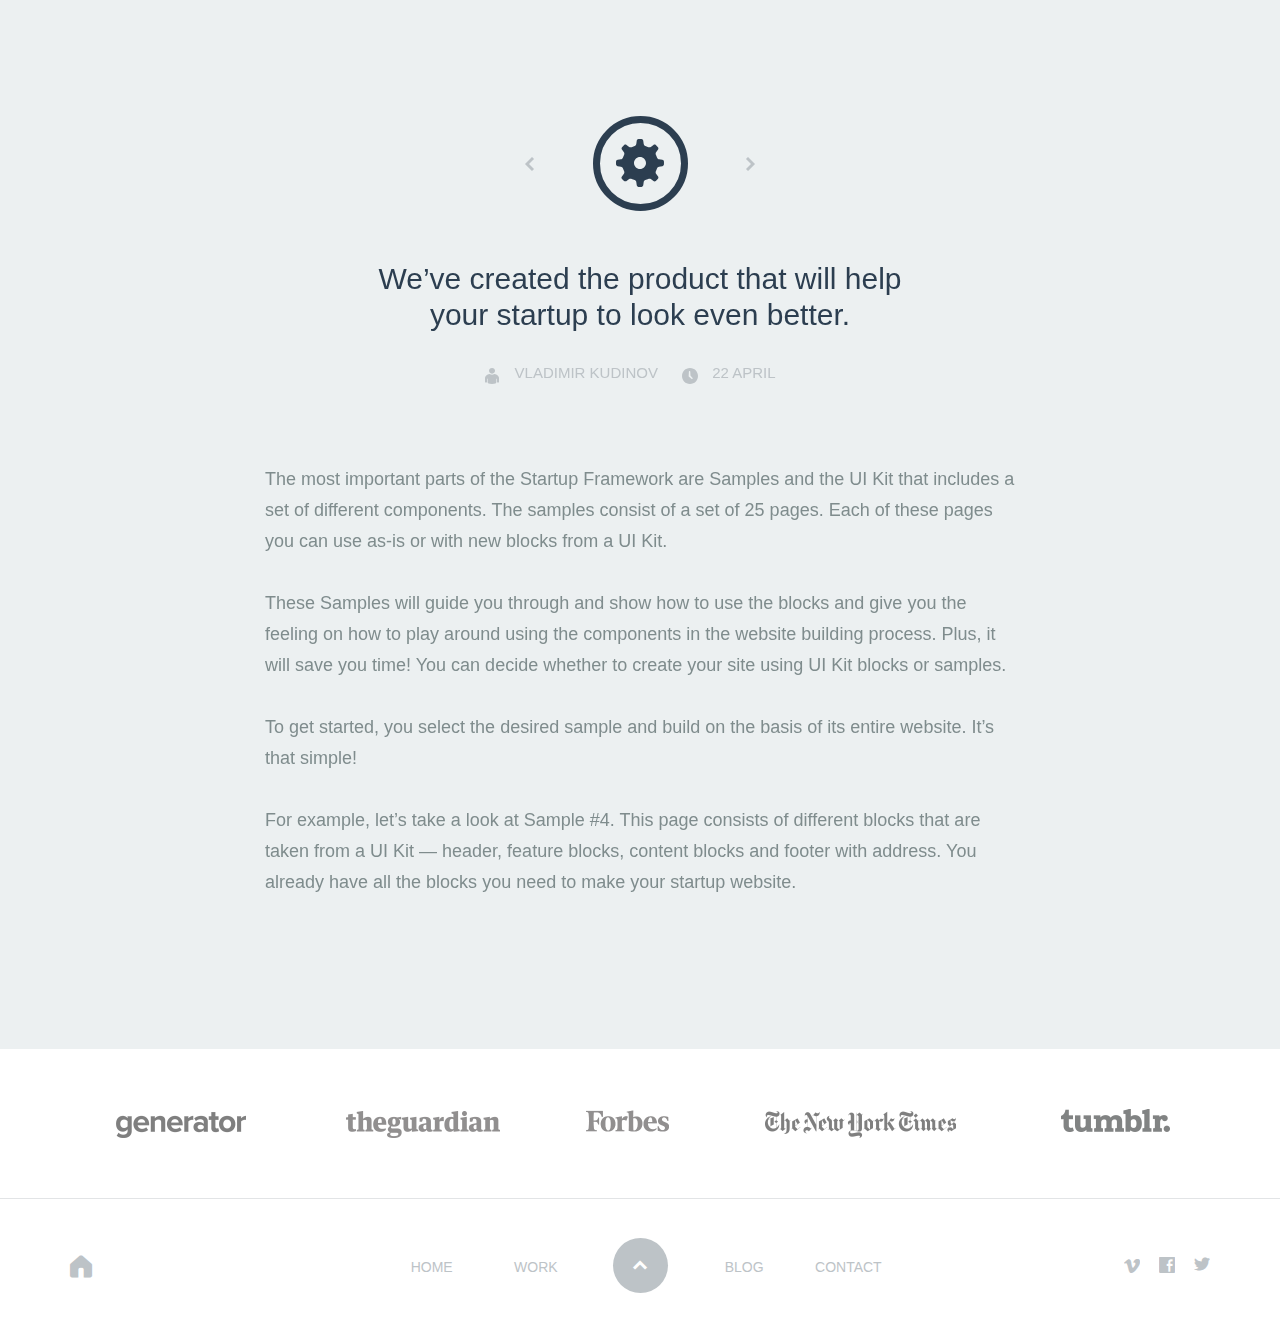
<file: Startup Framework/Developer/samples/sample-10/index.html>
<!DOCTYPE html>
<html lang="en">
    <head>
        <meta charset="utf-8">
        <title>Sample 10</title>
        <meta name="apple-mobile-web-app-capable" content="yes" />
        <meta name="viewport" content="width=device-width, initial-scale=1.0, maximum-scale=1.0, user-scalable=no" />
        <meta name="apple-mobile-web-app-status-bar-style" content="black" />
        <link rel="shortcut icon" href="../../flat-ui/images/favicon.ico">
        <link rel="stylesheet" href="../../flat-ui/bootstrap/css/bootstrap.css">
        <link rel="stylesheet" href="../../flat-ui/css/flat-ui.css">
        <!-- Using only with Flat-UI (free)-->
        <link rel="stylesheet" href="../../common-files/css/icon-font.css">
        <!-- end -->
        <link rel="stylesheet" href="../../common-files/css/animations.css">
        <link rel="stylesheet" href="css/style.css">
    </head>

    <body>
        <div class="page-wrapper">
            <!-- header-5 -->
            <header class="header-5">
                <div class="container">
                    <div class="navbar col-sm-12">
                        <div class="navbar-btns">
                            <a class="home" href="#"> <span class="fui-home"> </span></a>
                            <a class="search" href="#"> <span class="fui-search"> </span></a>
                        </div>
                        <div class="navbar-header">
                            <button type="button" class="navbar-toggle"></button>
                            <div class="collapse navbar-collapse">
                                <ul class="nav">
                                    <li>
                                        <a href="#">HOME</a>
                                    </li>
                                    <li>
                                        <a href="#">WORK</a>
                                    </li>
                                    <li>
                                        <a href="#"><span class="fui-eye"> </span><span>EYE ITEM</span></a>
                                    </li>
                                    <li>
                                        <a href="#">BLOG</a>
                                    </li>
                                    <li>
                                        <a href="#">CONTACTS</a>
                                    </li>
                                </ul>
                            </div>
                        </div>
                        <form class="navbar-search">
                            <a class="close-search" href="#"><span class="fui-cross"> </span></a>
                            <input type="text" placeholder="Search query">
                        </form>
                    </div>
                </div>
            </header>
            <section class="header-5-sub">
                <div id="h-5-pt-1" class="page-transitions pt-perspective">
                    <div class="pt-page pt-page-1 pt-page-current bg-midnight-blue">
                        <div class="background">
                            &nbsp;
                        </div>
                        <div class="container">
                            <div class="box-icon">
                                <a class="fui-arrow-left pt-control-prev" href="#"> </a>
                                <span class="icon fui-mic"> </span>
                                <a class="fui-arrow-right pt-control-next" href="#"> </a>
                            </div>
                            <div class="hero-unit">
                                <h1>Mail App</h1>
                                <p>
                                    Beautiful Project
                                </p>
                            </div>
                        </div>
                    </div>
                    <div class="pt-page pt-page-2 bg-turquoise">
                        <div class="background">
                            &nbsp;
                        </div>
                        <div class="container">
                            <div class="box-icon">
                                <a class="fui-arrow-left pt-control-prev" href="#"> </a>
                                <span class="icon fui-mic"> </span>
                                <a class="fui-arrow-right pt-control-next" href="#"> </a>
                            </div>
                            <div class="hero-unit">
                                <h1>Mail App</h1>
                                <p>
                                    Beautiful Project
                                </p>
                            </div>
                        </div>
                    </div>
                </div>
            </section>

            <!-- project-3 -->
            <section class="projects-3">
                <div class="container">
                    <h3>We love what we do.
                    <br>
                    This is features of our products</h3>

                    <div class="projects">
                        <div class="project-wrapper">
                            <div class="project">
                                <div class="photo-wrapper">
                                    <div class="photo"><img src="img/img-2.png" alt="">
                                    </div>
                                    <div class="overlay">
                                        <span class="fui-eye"> </span>
                                    </div>
                                </div>
                                <div class="info">
                                    <div class="name">
                                        Flat UI Pro
                                    </div>
                                    Web Development, Illustrations
                                </div>
                            </div>
                        </div>

                        <div class="project-wrapper">
                            <div class="project">
                                <div class="photo-wrapper">
                                    <div class="photo"><img src="img/img-3.png" alt="">
                                    </div>
                                    <div class="overlay">
                                        <span class="fui-eye"> </span>
                                    </div>
                                </div>
                                <div class="info">
                                    <div class="name">
                                        Startup Kit
                                    </div>
                                    Web Development, Web Design
                                </div>
                            </div>
                        </div>

                        <div class="project-wrapper">
                            <div class="project">
                                <div class="photo-wrapper">
                                    <div class="photo"><img src="img/img-4.png" alt="">
                                    </div>
                                    <div class="overlay">
                                        <span class="fui-eye"> </span>
                                    </div>
                                </div>
                                <div class="info">
                                    <div class="name">
                                        Impressionist UI
                                    </div>
                                    Web Development, iOS Design
                                </div>
                            </div>
                        </div>
                    </div>
                    <div class="projects">
                        <div class="project-wrapper ani-processed" style="">
                            <div class="project">
                                <div class="photo-wrapper">
                                    <div class="photo" style="background-image: url(img/img-5.png);"><img alt="" src="img/img-5.png" style="display: none;">
                                    </div>
                                    <div class="overlay">
                                        <span class="fui-eye"> </span>
                                    </div>
                                </div>
                                <div class="info">
                                    <div class="name">
                                        Impressionist
                                    </div>
                                    Web Development, Illustrations
                                </div>
                            </div>
                        </div>

                        <div class="project-wrapper ani-processed" style="">
                            <div class="project">
                                <div class="photo-wrapper">
                                    <div class="photo" style="background-image: url(img/img-6.png);"><img alt="" src="img/img-6.png" style="display: none;">
                                    </div>
                                    <div class="overlay">
                                        <span class="fui-eye"> </span>
                                    </div>
                                </div>
                                <div class="info">
                                    <div class="name">
                                        Pandora
                                    </div>
                                    iOS Design
                                </div>
                            </div>
                        </div>

                        <div class="project-wrapper ani-processed" style="">
                            <div class="project">
                                <div class="photo-wrapper">
                                    <div class="photo" style="background-image: url(img/img-7.png);"><img alt="" src="img/img-7.png" style="display: none;">
                                    </div>
                                    <div class="overlay">
                                        <span class="fui-eye"> </span>
                                    </div>
                                </div>
                                <div class="info">
                                    <div class="name">
                                        Futurico
                                    </div>
                                    Web Development, iOS Design
                                </div>
                            </div>
                        </div>
                    </div>
                </div><!--/.container-->
            </section>

            <!-- tpl-10 custom section -->

            <section class="tpl-10-section-1">
                <div id="pt-2" class="page-transitions pt-perspective">
                    <div class="pt-page pt-page-1 pt-page-current bg-clouds">
                        <div class="container">
                            <div class="box-icon">
                                <a class="fui-arrow-left pt-control-prev" href="#"> </a>
                                <span class="icon fui-gear"> </span>
                                <a class="fui-arrow-right pt-control-next" href="#"> </a>
                            </div>
                            <div class="row">
                                <div class="col-sm-6 col-sm-offset-3">
                                    <h3>We’ve created the product that will help
                                    your startup to look even better.</h3>

                                    <div class="article-info">
                                        <span><span class="fui-user"> </span> VLADIMIR KUDINOV</span>
                                        <span><span class="fui-time"> </span> 22 APRIL</span>
                                    </div>
                                </div>
                            </div>
                            <div class="row">
                                <div class="col-sm-8 col-sm-offset-2">
                                    <p style="margin: 0">
                                        The most important parts of the Startup Framework are Samples and the UI Kit that includes a set of different components. The samples consist of a set of 25 pages.
                                        Each of these pages you can use as-is or with new blocks from a UI Kit.
                                        <br>
                                        <br>
                                        These Samples will guide you through and show how to use the blocks and give you the feeling on how to play around using the components in the website building process.
                                        Plus, it will save you time! You can decide whether to create your site using UI Kit blocks or samples.
                                        <br>
                                        <br>

                                        To get started, you select the desired sample and build on the basis of its entire website. It’s that simple!
                                        <br>
                                        <br>
                                        For example, let’s take a look at Sample #4. This page consists of different blocks that are taken from a UI Kit — header, feature blocks, content blocks and footer with address. You already have all the blocks you need to make your startup website.
                                    </p>
                                </div>
                            </div>
                        </div>
                    </div>
                    <div class="pt-page pt-page-2 bg-clouds">
                        <div class="container">
                            <div class="box-icon">
                                <a class="fui-arrow-left pt-control-prev" href="#"> </a>
                                <span class="icon fui-gear"> </span>
                                <a class="fui-arrow-right pt-control-next" href="#"> </a>
                            </div>
                            <div class="row">
                                <div class="col-sm-6 col-sm-offset-3">
                                    <h3>How to use Startup UI Framework in your business</h3>

                                    <div class="article-info">
                                        <span><span class="fui-user"> </span> VLADIMIR KUDINOV</span>
                                        <span><span class="fui-time"> </span> 22 APRIL</span>
                                    </div>
                                </div>
                            </div>
                            <div class="row">
                                <div class="col-sm-8 col-sm-offset-2">
                                    <p style="margin: 0">
                                        We have a great surprise for Designmodo fans &ndash; our first free HTML user interface kit. Flat UI Free is made on the basis of Twitter Bootstrap in a stunning flat-style, and the kit also includes a PSD version for designers.
                                        <br>
                                        <br>
                                        We have considered your needs in developing the html version of our UI Kit, which contains the same elements as the PSD version and are perfect for creating great websites. With this UI Kit, you can spend even less time on routine work, saving that time for creativity.
                                        <br>
                                        <br>
                                        We have a great surprise for Designmodo fans  &ndash;  our first free HTML user interface kit. Flat UI Free is made on the basis of Twitter Bootstrap in a stunning flat-style, and the kit also includes a PSD version for designers.
                                        <br>
                                        <br>
                                        We have considered your needs in developing the html version of our UI Kit, which contains the same elements as the PSD version and are perfect for creating great websites. With this UI Kit, you can spend even less time on routine work, saving that time for creativity.
                                    </p>
                                </div>
                            </div>
                        </div>
                    </div>
                </div>
            </section>

            <!-- logos -->
            <section class="logos">
                <div class="container">
                    <div><img src="img/logos/generator.png" height="29" width="140" alt="Generator" /></div>
                    <div><img src="img/logos/theGuardian.png" height="29" width="164" alt="TheGuardian" /></div>
                    <div><img src="img/logos/forbes.png" height="29" width="93" alt="Forbes" /></div>
                    <div><img src="img/logos/theNewYorkTimes.png" height="29" width="201" alt="TheNewYorkTimes" /></div>
                    <div><img src="img/logos/tumblr.png" height="29" width="119" alt="Tumblr." /></div>
                </div>
            </section>

            <!-- footer-7 -->
            <footer class="footer-7 ">
                <div class="container">
                    <a href="#"><span class="fui-home"> </span></a>
                    <nav>
                        <ul>
                            <li>
                                <a href="#">HOME</a>
                            </li>
                            <li>
                                <a href="#">WORK</a>
                            </li>
                            <li class="scroll-btn">
                                <a href="#" class="scroll-top fui-arrow-up"> </a>
                            </li>
                            <li>
                                <a href="#">BLOG</a>
                            </li>
                            <li>
                                <a href="#">CONTACT</a>
                            </li>
                        </ul>
                    </nav>
                    <div class="social-btns">
                        <a href="#"><div class="fui-vimeo"></div><div class="fui-vimeo"></div></a>
                        <a href="#"><div class="fui-facebook"></div><div class="fui-facebook"></div></a>
                        <a href="#"><div class="fui-twitter"></div><div class="fui-twitter"></div></a>
                    </div>
                </div>
            </footer>
        </div>

        <!-- Placed at the end of the document so the pages load faster -->
        <script src="../../common-files/js/jquery-1.10.2.min.js"></script>
        <script src="../../flat-ui/js/bootstrap.min.js"></script>
        <script src="../../common-files/js/jquery.scrollTo-1.4.3.1-min.js"></script>
        <script src="../../common-files/js/modernizr.custom.js"></script>
        <script src="../../common-files/js/page-transitions.js"></script>
        <script src="../../common-files/js/startup-kit.js"></script>
        <script src="js/script.js"></script>
    </body>
</html>
</file>
<file: Startup Framework/Developer/flat-ui/css/flat-ui.css>
@font-face {
  font-family: 'Lato';
  src: url('../fonts/lato/lato-black.eot');
  src: url('../fonts/lato/lato-black.eot?#iefix') format('embedded-opentype'), url('../fonts/lato/lato-black.woff') format('woff'), url('../fonts/lato/lato-black.ttf') format('truetype'), url('../fonts/lato/lato-black.svg#latoblack') format('svg');
  font-weight: 900;
  font-style: normal;
}
@font-face {
  font-family: 'Lato';
  src: url('../fonts/lato/lato-bold.eot');
  src: url('../fonts/lato/lato-bold.eot?#iefix') format('embedded-opentype'), url('../fonts/lato/lato-bold.woff') format('woff'), url('../fonts/lato/lato-bold.ttf') format('truetype'), url('../fonts/lato/lato-bold.svg#latobold') format('svg');
  font-weight: bold;
  font-style: normal;
}
@font-face {
  font-family: 'Lato';
  src: url('../fonts/lato/lato-bolditalic.eot');
  src: url('../fonts/lato/lato-bolditalic.eot?#iefix') format('embedded-opentype'), url('../fonts/lato/lato-bolditalic.woff') format('woff'), url('../fonts/lato/lato-bolditalic.ttf') format('truetype'), url('../fonts/lato/lato-bolditalic.svg#latobold-italic') format('svg');
  font-weight: bold;
  font-style: italic;
}
@font-face {
  font-family: 'Lato';
  src: url('../fonts/lato/lato-italic.eot');
  src: url('../fonts/lato/lato-italic.eot?#iefix') format('embedded-opentype'), url('../fonts/lato/lato-italic.woff') format('woff'), url('../fonts/lato/lato-italic.ttf') format('truetype'), url('../fonts/lato/lato-italic.svg#latoitalic') format('svg');
  font-weight: normal;
  font-style: italic;
}
@font-face {
  font-family: 'Lato';
  src: url('../fonts/lato/lato-light.eot');
  src: url('../fonts/lato/lato-light.eot?#iefix') format('embedded-opentype'), url('../fonts/lato/lato-light.woff') format('woff'), url('../fonts/lato/lato-light.ttf') format('truetype'), url('../fonts/lato/lato-light.svg#latolight') format('svg');
  font-weight: 300;
  font-style: normal;
}
@font-face {
  font-family: 'Lato';
  src: url('../fonts/lato/lato-regular.eot');
  src: url('../fonts/lato/lato-regular.eot?#iefix') format('embedded-opentype'), url('../fonts/lato/lato-regular.woff') format('woff'), url('../fonts/lato/lato-regular.ttf') format('truetype'), url('../fonts/lato/lato-regular.svg#latoregular') format('svg');
  font-weight: normal;
  font-style: normal;
}
@font-face {
  font-family: "Flat-UI-Icons";
  src: url('../fonts/flat-ui-icons-regular.eot');
  src: url('../fonts/flat-ui-icons-regular.eot?#iefix') format('embedded-opentype'), url('../fonts/flat-ui-icons-regular.woff') format('woff'), url('../fonts/flat-ui-icons-regular.ttf') format('truetype'), url('../fonts/flat-ui-icons-regular.svg#flat-ui-icons-regular') format('svg');
  font-weight: normal;
  font-style: normal;
}
/* Use the following CSS code if you want to use data attributes for inserting your icons */
[data-icon]:before {
  font-family: 'Flat-UI-Icons';
  content: attr(data-icon);
  speak: none;
  font-weight: normal;
  font-variant: normal;
  text-transform: none;
  -webkit-font-smoothing: antialiased;
  -moz-osx-font-smoothing: grayscale;
}
/* Use the following CSS code if you want to have a class per icon */
/*
Instead of a list of all class selectors,
you can use the generic selector below, but it's slower:
[class*="fui-"] {
*/
.fui-arrow-right,
.fui-arrow-left,
.fui-cmd,
.fui-check-inverted,
.fui-heart,
.fui-location,
.fui-plus,
.fui-check,
.fui-cross,
.fui-list,
.fui-new,
.fui-video,
.fui-photo,
.fui-volume,
.fui-time,
.fui-eye,
.fui-chat,
.fui-search,
.fui-user,
.fui-mail,
.fui-lock,
.fui-gear,
.fui-radio-unchecked,
.fui-radio-checked,
.fui-checkbox-unchecked,
.fui-checkbox-checked,
.fui-calendar-solid,
.fui-pause,
.fui-play,
.fui-check-inverted-2 {
  display: inline-block;
  font-family: 'Flat-UI-Icons';
  speak: none;
  font-style: normal;
  font-weight: normal;
  font-variant: normal;
  text-transform: none;
  -webkit-font-smoothing: antialiased;
  -moz-osx-font-smoothing: grayscale;
}
.fui-arrow-right:before {
  content: "\e02c";
}
.fui-arrow-left:before {
  content: "\e02d";
}
.fui-cmd:before {
  content: "\e02f";
}
.fui-check-inverted:before {
  content: "\e006";
}
.fui-heart:before {
  content: "\e007";
}
.fui-location:before {
  content: "\e008";
}
.fui-plus:before {
  content: "\e009";
}
.fui-check:before {
  content: "\e00a";
}
.fui-cross:before {
  content: "\e00b";
}
.fui-list:before {
  content: "\e00c";
}
.fui-new:before {
  content: "\e00d";
}
.fui-video:before {
  content: "\e00e";
}
.fui-photo:before {
  content: "\e00f";
}
.fui-volume:before {
  content: "\e010";
}
.fui-time:before {
  content: "\e011";
}
.fui-eye:before {
  content: "\e012";
}
.fui-chat:before {
  content: "\e013";
}
.fui-search:before {
  content: "\e01c";
}
.fui-user:before {
  content: "\e01d";
}
.fui-mail:before {
  content: "\e01e";
}
.fui-lock:before {
  content: "\e01f";
}
.fui-gear:before {
  content: "\e024";
}
.fui-radio-unchecked:before {
  content: "\e02b";
}
.fui-radio-checked:before {
  content: "\e032";
}
.fui-checkbox-unchecked:before {
  content: "\e033";
}
.fui-checkbox-checked:before {
  content: "\e034";
}
.fui-calendar-solid:before {
  content: "\e022";
}
.fui-pause:before {
  content: "\e03b";
}
.fui-play:before {
  content: "\e03c";
}
.fui-check-inverted-2:before {
  content: "\e000";
}
.dropdown-arrow-inverse {
  border-bottom-color: #34495e !important;
  border-top-color: #34495e !important;
}
body {
  font-family: "Lato", Helvetica, Arial, sans-serif;
  font-size: 18px;
  line-height: 1.72222;
  color: #34495e;
  background-color: #ffffff;
}
a {
  color: #16a085;
  text-decoration: none;
  -webkit-transition: 0.25s;
  transition: 0.25s;
}
a:hover,
a:focus {
  color: #1abc9c;
  text-decoration: none;
}
a:focus {
  outline: none;
}
.img-rounded {
  border-radius: 6px;
}
.img-thumbnail {
  padding: 4px;
  line-height: 1.72222;
  background-color: #ffffff;
  border: 2px solid #bdc3c7;
  border-radius: 6px;
  -webkit-transition: all 0.25s ease-in-out;
  transition: all 0.25s ease-in-out;
  display: inline-block;
  max-width: 100%;
  height: auto;
}
.img-comment {
  font-size: 15px;
  line-height: 1.2;
  font-style: italic;
  margin: 24px 0;
}
h1,
h2,
h3,
h4,
h5,
h6,
.h1,
.h2,
.h3,
.h4,
.h5,
.h6 {
  font-family: inherit;
  font-weight: 700;
  line-height: 1.1;
  color: inherit;
}
h1 small,
h2 small,
h3 small,
h4 small,
h5 small,
h6 small,
.h1 small,
.h2 small,
.h3 small,
.h4 small,
.h5 small,
.h6 small {
  color: #e7e9ec;
}
h1,
h2,
h3 {
  margin-top: 30px;
  margin-bottom: 15px;
}
h4,
h5,
h6 {
  margin-top: 15px;
  margin-bottom: 15px;
}
h6 {
  font-weight: normal;
}
h1,
.h1 {
  font-size: 61px;
}
h2,
.h2 {
  font-size: 53px;
}
h3,
.h3 {
  font-size: 40px;
}
h4,
.h4 {
  font-size: 29px;
}
h5,
.h5 {
  font-size: 28px;
}
h6,
.h6 {
  font-size: 24px;
}
p {
  font-size: 18px;
  line-height: 1.72222;
  margin: 0 0 15px;
}
.lead {
  margin-bottom: 30px;
  font-size: 28px;
  line-height: 1.46428571;
  font-weight: 300;
}
@media (min-width: 768px) {
  .lead {
    font-size: 30.006px;
  }
}
small,
.small {
  font-size: 83%;
  line-height: 2.067;
}
.text-muted {
  color: #bdc3c7;
}
.text-inverse {
  color: #ffffff;
}
.text-primary {
  color: #1abc9c;
}
a.text-primary:hover {
  color: #15967d;
}
.text-warning {
  color: #f1c40f;
}
a.text-warning:hover {
  color: #c19d0c;
}
.text-danger {
  color: #e74c3c;
}
a.text-danger:hover {
  color: #b93d30;
}
.text-success {
  color: #2ecc71;
}
a.text-success:hover {
  color: #25a35a;
}
.text-info {
  color: #3498db;
}
a.text-info:hover {
  color: #2a7aaf;
}
.bg-primary {
  color: #ffffff;
  background-color: #34495e;
}
a.bg-primary:hover {
  background-color: #222f3d;
}
.bg-success {
  background-color: #dff0d8;
}
a.bg-success:hover {
  background-color: #c1e2b3;
}
.bg-info {
  background-color: #d9edf7;
}
a.bg-info:hover {
  background-color: #afd9ee;
}
.bg-warning {
  background-color: #fcf8e3;
}
a.bg-warning:hover {
  background-color: #f7ecb5;
}
.bg-danger {
  background-color: #f2dede;
}
a.bg-danger:hover {
  background-color: #e4b9b9;
}
.page-header {
  padding-bottom: 14px;
  margin: 60px 0 30px;
  border-bottom: 1px solid #e7e9ec;
}
ul,
ol {
  margin-bottom: 15px;
}
dl {
  margin-bottom: 30px;
}
dt,
dd {
  line-height: 1.72222;
}
@media (min-width: 768px) {
  .dl-horizontal dt {
    width: 160px;
  }
  .dl-horizontal dd {
    margin-left: 180px;
  }
}
abbr[title],
abbr[data-original-title] {
  border-bottom: 1px dotted #bdc3c7;
}
blockquote {
  border-left: 3px solid #e7e9ec;
  padding: 0 0 0 16px;
  margin: 0 0 30px;
}
blockquote p {
  font-size: 20px;
  line-height: 1.55;
  font-weight: normal;
  margin-bottom: .4em;
}
blockquote small,
blockquote .small {
  font-size: 18px;
  line-height: 1.72222;
  font-style: italic;
  color: inherit;
}
blockquote small:before,
blockquote .small:before {
  content: "";
}
blockquote.pull-right {
  padding-right: 16px;
  padding-left: 0;
  border-right: 3px solid #e7e9ec;
  border-left: 0;
}
blockquote.pull-right small:after {
  content: "";
}
address {
  margin-bottom: 30px;
  line-height: 1.72222;
}
code,
kbd,
pre,
samp {
  font-family: Monaco, Menlo, Consolas, "Courier New", monospace;
}
code {
  padding: 2px 6px;
  font-size: 85%;
  color: #c7254e;
  background-color: #f9f2f4;
  border-radius: 4px;
}
kbd {
  padding: 2px 6px;
  font-size: 85%;
  color: #ffffff;
  background-color: #34495e;
  border-radius: 4px;
  box-shadow: none;
}
pre {
  padding: 8px;
  margin: 0 0 15px;
  font-size: 13px;
  line-height: 1.72222;
  color: inherit;
  background-color: #ffffff;
  border: 2px solid #e7e9ec;
  border-radius: 6px;
  white-space: pre;
}
.pre-scrollable {
  max-height: 340px;
}
.thumbnail {
  display: block;
  padding: 4px;
  margin-bottom: 5px;
  line-height: 1.72222;
  background-color: #ffffff;
  border: 2px solid #bdc3c7;
  border-radius: 6px;
  -webkit-transition: all 0.25s ease-in-out;
  transition: all 0.25s ease-in-out;
}
.thumbnail > img,
.thumbnail a > img {
  display: block;
  max-width: 100%;
  height: auto;
  margin-left: auto;
  margin-right: auto;
}
a.thumbnail:hover,
a.thumbnail:focus,
a.thumbnail.active {
  border-color: #16a085;
}
.thumbnail .caption {
  padding: 9px;
  color: #34495e;
}
.btn {
  border: none;
  font-size: 15px;
  font-weight: normal;
  line-height: 1.4;
  border-radius: 4px;
  padding: 10px 15px;
  -webkit-font-smoothing: subpixel-antialiased;
  -webkit-transition: border .25s linear, color .25s linear, background-color .25s linear;
  transition: border .25s linear, color .25s linear, background-color .25s linear;
}
.btn:hover,
.btn:focus {
  outline: none;
  color: #ffffff;
}
.btn:active,
.btn.active {
  outline: none;
  -webkit-box-shadow: none;
  box-shadow: none;
}
.btn.disabled,
.btn[disabled],
fieldset[disabled] .btn {
  background-color: #bdc3c7;
  color: rgba(255, 255, 255, 0.75);
  opacity: 0.7;
  filter: alpha(opacity=70);
}
.btn > [class^="fui-"] {
  margin: 0 1px;
  position: relative;
  line-height: 1;
  top: 1px;
}
.btn-xs.btn > [class^="fui-"] {
  font-size: 11px;
  top: 0;
}
.btn-hg.btn > [class^="fui-"] {
  top: 2px;
}
.btn-default {
  color: #ffffff;
  background-color: #bdc3c7;
}
.btn-default:hover,
.btn-default:focus,
.btn-default:active,
.btn-default.active,
.open .dropdown-toggle.btn-default {
  color: #ffffff;
  background-color: #cacfd2;
  border-color: #cacfd2;
}
.btn-default:active,
.btn-default.active,
.open .dropdown-toggle.btn-default {
  background: #a1a6a9;
  border-color: #a1a6a9;
}
.btn-default.disabled,
.btn-default[disabled],
fieldset[disabled] .btn-default,
.btn-default.disabled:hover,
.btn-default[disabled]:hover,
fieldset[disabled] .btn-default:hover,
.btn-default.disabled:focus,
.btn-default[disabled]:focus,
fieldset[disabled] .btn-default:focus,
.btn-default.disabled:active,
.btn-default[disabled]:active,
fieldset[disabled] .btn-default:active,
.btn-default.disabled.active,
.btn-default[disabled].active,
fieldset[disabled] .btn-default.active {
  background-color: #bdc3c7;
  border-color: #bdc3c7;
}
.btn-primary {
  color: #ffffff;
  background-color: #1abc9c;
}
.btn-primary:hover,
.btn-primary:focus,
.btn-primary:active,
.btn-primary.active,
.open .dropdown-toggle.btn-primary {
  color: #ffffff;
  background-color: #48c9b0;
  border-color: #48c9b0;
}
.btn-primary:active,
.btn-primary.active,
.open .dropdown-toggle.btn-primary {
  background: #16a085;
  border-color: #16a085;
}
.btn-primary.disabled,
.btn-primary[disabled],
fieldset[disabled] .btn-primary,
.btn-primary.disabled:hover,
.btn-primary[disabled]:hover,
fieldset[disabled] .btn-primary:hover,
.btn-primary.disabled:focus,
.btn-primary[disabled]:focus,
fieldset[disabled] .btn-primary:focus,
.btn-primary.disabled:active,
.btn-primary[disabled]:active,
fieldset[disabled] .btn-primary:active,
.btn-primary.disabled.active,
.btn-primary[disabled].active,
fieldset[disabled] .btn-primary.active {
  background-color: #1abc9c;
  border-color: #1abc9c;
}
.btn-info {
  color: #ffffff;
  background-color: #3498db;
}
.btn-info:hover,
.btn-info:focus,
.btn-info:active,
.btn-info.active,
.open .dropdown-toggle.btn-info {
  color: #ffffff;
  background-color: #5dade2;
  border-color: #5dade2;
}
.btn-info:active,
.btn-info.active,
.open .dropdown-toggle.btn-info {
  background: #2c81ba;
  border-color: #2c81ba;
}
.btn-info.disabled,
.btn-info[disabled],
fieldset[disabled] .btn-info,
.btn-info.disabled:hover,
.btn-info[disabled]:hover,
fieldset[disabled] .btn-info:hover,
.btn-info.disabled:focus,
.btn-info[disabled]:focus,
fieldset[disabled] .btn-info:focus,
.btn-info.disabled:active,
.btn-info[disabled]:active,
fieldset[disabled] .btn-info:active,
.btn-info.disabled.active,
.btn-info[disabled].active,
fieldset[disabled] .btn-info.active {
  background-color: #3498db;
  border-color: #3498db;
}
.btn-danger {
  color: #ffffff;
  background-color: #e74c3c;
}
.btn-danger:hover,
.btn-danger:focus,
.btn-danger:active,
.btn-danger.active,
.open .dropdown-toggle.btn-danger {
  color: #ffffff;
  background-color: #ec7063;
  border-color: #ec7063;
}
.btn-danger:active,
.btn-danger.active,
.open .dropdown-toggle.btn-danger {
  background: #c44133;
  border-color: #c44133;
}
.btn-danger.disabled,
.btn-danger[disabled],
fieldset[disabled] .btn-danger,
.btn-danger.disabled:hover,
.btn-danger[disabled]:hover,
fieldset[disabled] .btn-danger:hover,
.btn-danger.disabled:focus,
.btn-danger[disabled]:focus,
fieldset[disabled] .btn-danger:focus,
.btn-danger.disabled:active,
.btn-danger[disabled]:active,
fieldset[disabled] .btn-danger:active,
.btn-danger.disabled.active,
.btn-danger[disabled].active,
fieldset[disabled] .btn-danger.active {
  background-color: #e74c3c;
  border-color: #e74c3c;
}
.btn-success {
  color: #ffffff;
  background-color: #2ecc71;
}
.btn-success:hover,
.btn-success:focus,
.btn-success:active,
.btn-success.active,
.open .dropdown-toggle.btn-success {
  color: #ffffff;
  background-color: #58d68d;
  border-color: #58d68d;
}
.btn-success:active,
.btn-success.active,
.open .dropdown-toggle.btn-success {
  background: #27ad60;
  border-color: #27ad60;
}
.btn-success.disabled,
.btn-success[disabled],
fieldset[disabled] .btn-success,
.btn-success.disabled:hover,
.btn-success[disabled]:hover,
fieldset[disabled] .btn-success:hover,
.btn-success.disabled:focus,
.btn-success[disabled]:focus,
fieldset[disabled] .btn-success:focus,
.btn-success.disabled:active,
.btn-success[disabled]:active,
fieldset[disabled] .btn-success:active,
.btn-success.disabled.active,
.btn-success[disabled].active,
fieldset[disabled] .btn-success.active {
  background-color: #2ecc71;
  border-color: #2ecc71;
}
.btn-warning {
  color: #ffffff;
  background-color: #f1c40f;
}
.btn-warning:hover,
.btn-warning:focus,
.btn-warning:active,
.btn-warning.active,
.open .dropdown-toggle.btn-warning {
  color: #ffffff;
  background-color: #f5d313;
  border-color: #f5d313;
}
.btn-warning:active,
.btn-warning.active,
.open .dropdown-toggle.btn-warning {
  background: #cda70d;
  border-color: #cda70d;
}
.btn-warning.disabled,
.btn-warning[disabled],
fieldset[disabled] .btn-warning,
.btn-warning.disabled:hover,
.btn-warning[disabled]:hover,
fieldset[disabled] .btn-warning:hover,
.btn-warning.disabled:focus,
.btn-warning[disabled]:focus,
fieldset[disabled] .btn-warning:focus,
.btn-warning.disabled:active,
.btn-warning[disabled]:active,
fieldset[disabled] .btn-warning:active,
.btn-warning.disabled.active,
.btn-warning[disabled].active,
fieldset[disabled] .btn-warning.active {
  background-color: #f1c40f;
  border-color: #f1c40f;
}
.btn-inverse {
  color: #ffffff;
  background-color: #34495e;
}
.btn-inverse:hover,
.btn-inverse:focus,
.btn-inverse:active,
.btn-inverse.active,
.open .dropdown-toggle.btn-inverse {
  color: #ffffff;
  background-color: #415b76;
  border-color: #415b76;
}
.btn-inverse:active,
.btn-inverse.active,
.open .dropdown-toggle.btn-inverse {
  background: #2c3e50;
  border-color: #2c3e50;
}
.btn-inverse.disabled,
.btn-inverse[disabled],
fieldset[disabled] .btn-inverse,
.btn-inverse.disabled:hover,
.btn-inverse[disabled]:hover,
fieldset[disabled] .btn-inverse:hover,
.btn-inverse.disabled:focus,
.btn-inverse[disabled]:focus,
fieldset[disabled] .btn-inverse:focus,
.btn-inverse.disabled:active,
.btn-inverse[disabled]:active,
fieldset[disabled] .btn-inverse:active,
.btn-inverse.disabled.active,
.btn-inverse[disabled].active,
fieldset[disabled] .btn-inverse.active {
  background-color: #34495e;
  border-color: #34495e;
}
.btn-embossed {
  -webkit-box-shadow: inset 0 -2px 0 rgba(0, 0, 0, 0.15);
  box-shadow: inset 0 -2px 0 rgba(0, 0, 0, 0.15);
}
.btn-embossed.active,
.btn-embossed:active {
  -webkit-box-shadow: inset 0 2px 0 rgba(0, 0, 0, 0.15);
  box-shadow: inset 0 2px 0 rgba(0, 0, 0, 0.15);
}
.btn-wide {
  min-width: 140px;
  padding-left: 30px;
  padding-right: 30px;
}
.btn-link {
  color: #16a085;
}
.btn-link:hover,
.btn-link:focus {
  color: #1abc9c;
  text-decoration: underline;
  background-color: transparent;
}
.btn-link[disabled]:hover,
fieldset[disabled] .btn-link:hover,
.btn-link[disabled]:focus,
fieldset[disabled] .btn-link:focus {
  color: #bdc3c7;
  text-decoration: none;
}
.btn-hg {
  padding: 13px 20px;
  font-size: 22px;
  line-height: 1.227;
  border-radius: 6px;
}
.btn-lg {
  padding: 10px 19px;
  font-size: 17px;
  line-height: 1.471;
  border-radius: 6px;
}
.btn-sm {
  padding: 9px 13px;
  font-size: 13px;
  line-height: 1.385;
  border-radius: 4px;
}
.btn-xs {
  padding: 6px 9px;
  font-size: 12px;
  line-height: 1.083;
  border-radius: 3px;
}
.btn-tip {
  font-weight: 300;
  padding-left: 10px;
  font-size: 92%;
}
.btn-block {
  white-space: normal;
}
.btn-default .caret {
  border-top-color: #ffffff;
}
.btn-primary .caret,
.btn-success .caret,
.btn-warning .caret,
.btn-danger .caret,
.btn-info .caret {
  border-top-color: #ffffff;
}
.dropup .btn-default .caret {
  border-bottom-color: #ffffff;
}
.dropup .btn-primary .caret,
.dropup .btn-success .caret,
.dropup .btn-warning .caret,
.dropup .btn-danger .caret,
.dropup .btn-info .caret {
  border-bottom-color: #ffffff;
}
.btn-group-xs > .btn {
  padding: 6px 9px;
  font-size: 12px;
  line-height: 1.083;
  border-radius: 3px;
}
.btn-group-sm > .btn {
  padding: 9px 13px;
  font-size: 13px;
  line-height: 1.385;
  border-radius: 4px;
}
.btn-group-lg > .btn {
  padding: 10px 19px;
  font-size: 17px;
  line-height: 1.471;
  border-radius: 6px;
}
.btn-group-gh > .btn {
  padding: 13px 20px;
  font-size: 22px;
  line-height: 1.227;
  border-radius: 6px;
}
.btn-group > .btn + .btn {
  margin-left: 0;
}
.btn-group > .btn + .dropdown-toggle {
  border-left: 2px solid rgba(52, 73, 94, 0.15);
  padding-left: 12px;
  padding-right: 12px;
}
.btn-group > .btn + .dropdown-toggle .caret {
  margin-left: 3px;
  margin-right: 3px;
}
.btn-group > .btn.btn-gh + .dropdown-toggle .caret {
  margin-left: 7px;
  margin-right: 7px;
}
.btn-group > .btn.btn-sm + .dropdown-toggle .caret {
  margin-left: 0;
  margin-right: 0;
}
.dropdown-toggle .caret {
  margin-left: 8px;
}
.btn-group > .btn,
.btn-group > .dropdown-menu,
.btn-group > .popover {
  font-weight: 400;
}
.btn-group:focus .dropdown-toggle {
  outline: none;
  -webkit-transition: 0.25s;
  transition: 0.25s;
}
.btn-group.open .dropdown-toggle {
  color: rgba(255, 255, 255, 0.75);
  -webkit-box-shadow: none;
  box-shadow: none;
}
.btn-toolbar .btn.active {
  color: #ffffff;
}
.btn-toolbar .btn > [class^="fui-"] {
  font-size: 16px;
  margin: 0 1px;
}
.caret {
  border-width: 8px 6px;
  border-bottom-color: #34495e;
  border-top-color: #34495e;
  border-style: solid;
  border-bottom-style: none;
  -webkit-transition: 0.25s;
  transition: 0.25s;
  -webkit-transform: scale(1.001, );
  -ms-transform: scale(1.001, );
  transform: scale(1.001, );
}
.dropup .caret,
.dropup .btn-lg .caret,
.navbar-fixed-bottom .dropdown .caret {
  border-bottom-width: 8px;
}
.btn-lg .caret {
  border-top-width: 8px;
  border-right-width: 6px;
  border-left-width: 6px;
}
.select {
  display: inline-block;
  margin-bottom: 10px;
}
[class*="span"] > .select[class*="span"] {
  margin-left: 0;
}
.select[class*="span"] .btn {
  width: 100%;
}
.select.select-block {
  display: block;
  float: none;
  margin-left: 0;
  width: auto;
}
.select.select-block:before,
.select.select-block:after {
  content: " ";
  /* 1 */

  display: table;
  /* 2 */

}
.select.select-block:after {
  clear: both;
}
.select.select-block .btn {
  width: 100%;
}
.select.select-block .dropdown-menu {
  width: 100%;
}
.select .btn {
  width: 220px;
}
.select .btn.btn-hg .filter-option {
  left: 20px;
  right: 40px;
  top: 13px;
}
.select .btn.btn-hg .caret {
  right: 20px;
}
.select .btn.btn-lg .filter-option {
  left: 18px;
  right: 38px;
}
.select .btn.btn-sm .filter-option {
  left: 13px;
  right: 33px;
}
.select .btn.btn-sm .caret {
  right: 13px;
}
.select .btn.btn-xs .filter-option {
  left: 13px;
  right: 33px;
  top: 5px;
}
.select .btn.btn-xs .caret {
  right: 13px;
}
.select .btn .filter-option {
  height: 26px;
  left: 13px;
  overflow: hidden;
  position: absolute;
  right: 33px;
  text-align: left;
  top: 10px;
}
.select .btn .caret {
  position: absolute;
  right: 16px;
  top: 50%;
  margin-top: -3px;
}
.select .btn .dropdown-toggle {
  border-radius: 6px;
}
.select .btn .dropdown-menu {
  min-width: 100%;
}
.select .btn .dropdown-menu dt {
  cursor: default;
  display: block;
  padding: 3px 20px;
}
.select .btn .dropdown-menu li:not(.disabled) > a:hover small {
  color: rgba(255, 255, 255, 0.004);
}
.select .btn .dropdown-menu li > a {
  min-height: 20px;
}
.select .btn .dropdown-menu li > a.opt {
  padding-left: 35px;
}
.select .btn .dropdown-menu li small {
  padding-left: .5em;
}
.select .btn .dropdown-menu li > dt small {
  font-weight: normal;
}
.select .btn > .disabled,
.select .btn .dropdown-menu li.disabled > a {
  cursor: default;
}
.select .caret {
  border-bottom-color: #ffffff;
  border-top-color: #ffffff;
}
legend {
  display: block;
  width: 100%;
  padding: 0;
  margin-bottom: 15px;
  font-size: 24px;
  line-height: inherit;
  color: inherit;
  border-bottom: none;
}
textarea {
  font-size: 20px;
  line-height: 24px;
  padding: 5px 11px;
}
input[type="search"] {
  -webkit-appearance: none !important;
}
label {
  font-weight: normal;
  font-size: 15px;
  line-height: 2.4;
}
.form-control:-moz-placeholder {
  color: #b2bcc5;
}
.form-control::-moz-placeholder {
  color: #b2bcc5;
  opacity: 1;
}
.form-control:-ms-input-placeholder {
  color: #b2bcc5;
}
.form-control::-webkit-input-placeholder {
  color: #b2bcc5;
}
.form-control.placeholder {
  color: #b2bcc5;
}
.form-control {
  border: 2px solid #bdc3c7;
  color: #34495e;
  font-family: "Lato", Helvetica, Arial, sans-serif;
  font-size: 15px;
  line-height: 1.467;
  padding: 8px 12px;
  height: 42px;
  -webkit-appearance: none;
  border-radius: 6px;
  -webkit-box-shadow: none;
  box-shadow: none;
  -webkit-transition: border .25s linear, color .25s linear, background-color .25s linear;
  transition: border .25s linear, color .25s linear, background-color .25s linear;
}
.form-group.focus .form-control,
.form-control:focus {
  border-color: #1abc9c;
  outline: 0;
  -webkit-box-shadow: none;
  box-shadow: none;
}
.form-control[disabled],
.form-control[readonly],
fieldset[disabled] .form-control {
  background-color: #f4f6f6;
  border-color: #d5dbdb;
  color: #d5dbdb;
  cursor: default;
  opacity: 0.7;
  filter: alpha(opacity=70);
}
.form-control.flat {
  border-color: transparent;
}
.form-control.flat:hover {
  border-color: #bdc3c7;
}
.form-control.flat:focus {
  border-color: #1abc9c;
}
.input-sm {
  height: 35px;
  padding: 6px 10px;
  font-size: 13px;
  line-height: 1.462;
  border-radius: 6px;
}
select.input-sm {
  height: 35px;
  line-height: 35px;
}
textarea.input-sm,
select[multiple].input-sm {
  height: auto;
}
.input-lg {
  height: 45px;
  padding: 10px 15px;
  font-size: 17px;
  line-height: 1.235;
  border-radius: 6px;
}
select.input-lg {
  height: 45px;
  line-height: 45px;
}
textarea.input-lg,
select[multiple].input-lg {
  height: auto;
}
.input-hg {
  height: 53px;
  padding: 10px 16px;
  font-size: 22px;
  line-height: 1.318;
  border-radius: 6px;
}
select.input-hg {
  height: 53px;
  line-height: 53px;
}
textarea.input-hg,
select[multiple].input-hg {
  height: auto;
}
.has-warning .help-block,
.has-warning .control-label,
.has-warning .radio,
.has-warning .checkbox,
.has-warning .radio-inline,
.has-warning .checkbox-inline {
  color: #f1c40f;
}
.has-warning .form-control {
  color: #f1c40f;
  border-color: #f1c40f;
  -webkit-box-shadow: none;
  box-shadow: none;
}
.has-warning .form-control:-moz-placeholder {
  color: #f1c40f;
}
.has-warning .form-control::-moz-placeholder {
  color: #f1c40f;
  opacity: 1;
}
.has-warning .form-control:-ms-input-placeholder {
  color: #f1c40f;
}
.has-warning .form-control::-webkit-input-placeholder {
  color: #f1c40f;
}
.has-warning .form-control.placeholder {
  color: #f1c40f;
}
.has-warning .form-control:focus {
  border-color: #f1c40f;
  -webkit-box-shadow: none;
  box-shadow: none;
}
.has-warning .input-group-addon {
  color: #f1c40f;
  border-color: #f1c40f;
  background-color: #ffffff;
}
.has-error .help-block,
.has-error .control-label,
.has-error .radio,
.has-error .checkbox,
.has-error .radio-inline,
.has-error .checkbox-inline {
  color: #e74c3c;
}
.has-error .form-control {
  color: #e74c3c;
  border-color: #e74c3c;
  -webkit-box-shadow: none;
  box-shadow: none;
}
.has-error .form-control:-moz-placeholder {
  color: #e74c3c;
}
.has-error .form-control::-moz-placeholder {
  color: #e74c3c;
  opacity: 1;
}
.has-error .form-control:-ms-input-placeholder {
  color: #e74c3c;
}
.has-error .form-control::-webkit-input-placeholder {
  color: #e74c3c;
}
.has-error .form-control.placeholder {
  color: #e74c3c;
}
.has-error .form-control:focus {
  border-color: #e74c3c;
  -webkit-box-shadow: none;
  box-shadow: none;
}
.has-error .input-group-addon {
  color: #e74c3c;
  border-color: #e74c3c;
  background-color: #ffffff;
}
.has-success .help-block,
.has-success .control-label,
.has-success .radio,
.has-success .checkbox,
.has-success .radio-inline,
.has-success .checkbox-inline {
  color: #2ecc71;
}
.has-success .form-control {
  color: #2ecc71;
  border-color: #2ecc71;
  -webkit-box-shadow: none;
  box-shadow: none;
}
.has-success .form-control:-moz-placeholder {
  color: #2ecc71;
}
.has-success .form-control::-moz-placeholder {
  color: #2ecc71;
  opacity: 1;
}
.has-success .form-control:-ms-input-placeholder {
  color: #2ecc71;
}
.has-success .form-control::-webkit-input-placeholder {
  color: #2ecc71;
}
.has-success .form-control.placeholder {
  color: #2ecc71;
}
.has-success .form-control:focus {
  border-color: #2ecc71;
  -webkit-box-shadow: none;
  box-shadow: none;
}
.has-success .input-group-addon {
  color: #2ecc71;
  border-color: #2ecc71;
  background-color: #ffffff;
}
.help-block {
  font-size: 15px;
  margin-bottom: 5px;
  color: inherit;
}
.form-group {
  position: relative;
  margin-bottom: 20px;
}
.form-horizontal .control-label,
.form-horizontal .radio,
.form-horizontal .checkbox,
.form-horizontal .radio-inline,
.form-horizontal .checkbox-inline {
  margin-top: 0;
  margin-bottom: 0;
  padding-top: 6px;
}
.form-horizontal .form-group {
  margin-left: -15px;
  margin-right: -15px;
}
.form-horizontal .form-group:before,
.form-horizontal .form-group:after {
  content: " ";
  /* 1 */

  display: table;
  /* 2 */

}
.form-horizontal .form-group:after {
  clear: both;
}
.form-horizontal .form-control-static {
  padding-top: 6px;
}
.form-group {
  position: relative;
}
.form-control + .input-icon {
  position: absolute;
  top: 2px;
  right: 2px;
  line-height: 37px;
  vertical-align: middle;
  font-size: 20px;
  color: #b2bcc5;
  background-color: #ffffff;
  padding: 0 12px 0 0;
  border-radius: 6px;
}
.input-hg + .input-icon {
  line-height: 49px;
  padding: 0 16px 0 0;
}
.input-lg + .input-icon {
  line-height: 41px;
  padding: 0 15px 0 0;
}
.input-sm + .input-icon {
  font-size: 18px;
  line-height: 30px;
  padding: 0 10px 0 0;
}
.has-success .input-icon {
  color: #2ecc71;
}
.has-warning .input-icon {
  color: #f1c40f;
}
.has-error .input-icon {
  color: #e74c3c;
}
.form-control[disabled] + .input-icon,
.form-control[readonly] + .input-icon,
fieldset[disabled] .form-control + .input-icon,
.form-control.disabled + .input-icon {
  color: #d5dbdb;
  background-color: transparent;
  opacity: 0.7;
  filter: alpha(opacity=70);
}
.input-group-hg > .form-control,
.input-group-hg > .input-group-addon,
.input-group-hg > .input-group-btn > .btn {
  height: 53px;
  padding: 10px 16px;
  font-size: 22px;
  line-height: 1.318;
  border-radius: 6px;
}
select.input-group-hg > .form-control,
select.input-group-hg > .input-group-addon,
select.input-group-hg > .input-group-btn > .btn {
  height: 53px;
  line-height: 53px;
}
textarea.input-group-hg > .form-control,
textarea.input-group-hg > .input-group-addon,
textarea.input-group-hg > .input-group-btn > .btn,
select[multiple].input-group-hg > .form-control,
select[multiple].input-group-hg > .input-group-addon,
select[multiple].input-group-hg > .input-group-btn > .btn {
  height: auto;
}
.input-group-lg > .form-control,
.input-group-lg > .input-group-addon,
.input-group-lg > .input-group-btn > .btn {
  height: 45px;
  padding: 10px 15px;
  font-size: 17px;
  line-height: 1.235;
  border-radius: 6px;
}
select.input-group-lg > .form-control,
select.input-group-lg > .input-group-addon,
select.input-group-lg > .input-group-btn > .btn {
  height: 45px;
  line-height: 45px;
}
textarea.input-group-lg > .form-control,
textarea.input-group-lg > .input-group-addon,
textarea.input-group-lg > .input-group-btn > .btn,
select[multiple].input-group-lg > .form-control,
select[multiple].input-group-lg > .input-group-addon,
select[multiple].input-group-lg > .input-group-btn > .btn {
  height: auto;
}
.input-group-sm > .form-control,
.input-group-sm > .input-group-addon,
.input-group-sm > .input-group-btn > .btn {
  height: 35px;
  padding: 6px 10px;
  font-size: 13px;
  line-height: 1.462;
  border-radius: 6px;
}
select.input-group-sm > .form-control,
select.input-group-sm > .input-group-addon,
select.input-group-sm > .input-group-btn > .btn {
  height: 35px;
  line-height: 35px;
}
textarea.input-group-sm > .form-control,
textarea.input-group-sm > .input-group-addon,
textarea.input-group-sm > .input-group-btn > .btn,
select[multiple].input-group-sm > .form-control,
select[multiple].input-group-sm > .input-group-addon,
select[multiple].input-group-sm > .input-group-btn > .btn {
  height: auto;
}
.input-group-addon {
  padding: 10px 12px;
  font-size: 15px;
  color: #ffffff;
  text-align: center;
  background-color: #bdc3c7;
  border: 1px solid #bdc3c7;
  border-radius: 6px;
  -webkit-transition: border .25s linear, color .25s linear, background-color .25s linear;
  transition: border .25s linear, color .25s linear, background-color .25s linear;
}
.input-group-hg .input-group-addon,
.input-group-lg .input-group-addon,
.input-group-sm .input-group-addon {
  line-height: 1;
}
.input-group .form-control:first-child,
.input-group-addon:first-child,
.input-group-btn:first-child > .btn,
.input-group-btn:first-child > .dropdown-toggle,
.input-group-btn:last-child > .btn:not(:last-child):not(.dropdown-toggle) {
  border-bottom-right-radius: 0;
  border-top-right-radius: 0;
}
.input-group .form-control:last-child,
.input-group-addon:last-child,
.input-group-btn:last-child > .btn,
.input-group-btn:last-child > .dropdown-toggle,
.input-group-btn:first-child > .btn:not(:first-child) {
  border-bottom-left-radius: 0;
  border-top-left-radius: 0;
}
.form-group.focus .input-group-addon,
.input-group.focus .input-group-addon {
  background-color: #1abc9c;
  border-color: #1abc9c;
}
.form-group.focus .input-group-btn > .btn-default + .btn-default,
.input-group.focus .input-group-btn > .btn-default + .btn-default {
  border-left-color: #16a085;
}
.form-group.focus .input-group-btn .btn,
.input-group.focus .input-group-btn .btn {
  border-color: #1abc9c;
  background-color: #ffffff;
  color: #1abc9c;
}
.form-group.focus .input-group-btn .btn-default,
.input-group.focus .input-group-btn .btn-default {
  color: #ffffff;
  background-color: #1abc9c;
}
.form-group.focus .input-group-btn .btn-default:hover,
.input-group.focus .input-group-btn .btn-default:hover,
.form-group.focus .input-group-btn .btn-default:focus,
.input-group.focus .input-group-btn .btn-default:focus,
.form-group.focus .input-group-btn .btn-default:active,
.input-group.focus .input-group-btn .btn-default:active,
.form-group.focus .input-group-btn .btn-default.active,
.input-group.focus .input-group-btn .btn-default.active,
.open .dropdown-toggle.form-group.focus .input-group-btn .btn-default,
.open .dropdown-toggle.input-group.focus .input-group-btn .btn-default {
  color: #ffffff;
  background-color: #48c9b0;
  border-color: #48c9b0;
}
.form-group.focus .input-group-btn .btn-default:active,
.input-group.focus .input-group-btn .btn-default:active,
.form-group.focus .input-group-btn .btn-default.active,
.input-group.focus .input-group-btn .btn-default.active,
.open .dropdown-toggle.form-group.focus .input-group-btn .btn-default,
.open .dropdown-toggle.input-group.focus .input-group-btn .btn-default {
  background: #16a085;
  border-color: #16a085;
}
.form-group.focus .input-group-btn .btn-default.disabled,
.input-group.focus .input-group-btn .btn-default.disabled,
.form-group.focus .input-group-btn .btn-default[disabled],
.input-group.focus .input-group-btn .btn-default[disabled],
fieldset[disabled] .form-group.focus .input-group-btn .btn-default,
fieldset[disabled] .input-group.focus .input-group-btn .btn-default,
.form-group.focus .input-group-btn .btn-default.disabled:hover,
.input-group.focus .input-group-btn .btn-default.disabled:hover,
.form-group.focus .input-group-btn .btn-default[disabled]:hover,
.input-group.focus .input-group-btn .btn-default[disabled]:hover,
fieldset[disabled] .form-group.focus .input-group-btn .btn-default:hover,
fieldset[disabled] .input-group.focus .input-group-btn .btn-default:hover,
.form-group.focus .input-group-btn .btn-default.disabled:focus,
.input-group.focus .input-group-btn .btn-default.disabled:focus,
.form-group.focus .input-group-btn .btn-default[disabled]:focus,
.input-group.focus .input-group-btn .btn-default[disabled]:focus,
fieldset[disabled] .form-group.focus .input-group-btn .btn-default:focus,
fieldset[disabled] .input-group.focus .input-group-btn .btn-default:focus,
.form-group.focus .input-group-btn .btn-default.disabled:active,
.input-group.focus .input-group-btn .btn-default.disabled:active,
.form-group.focus .input-group-btn .btn-default[disabled]:active,
.input-group.focus .input-group-btn .btn-default[disabled]:active,
fieldset[disabled] .form-group.focus .input-group-btn .btn-default:active,
fieldset[disabled] .input-group.focus .input-group-btn .btn-default:active,
.form-group.focus .input-group-btn .btn-default.disabled.active,
.input-group.focus .input-group-btn .btn-default.disabled.active,
.form-group.focus .input-group-btn .btn-default[disabled].active,
.input-group.focus .input-group-btn .btn-default[disabled].active,
fieldset[disabled] .form-group.focus .input-group-btn .btn-default.active,
fieldset[disabled] .input-group.focus .input-group-btn .btn-default.active {
  background-color: #1abc9c;
  border-color: #1abc9c;
}
.input-group-btn .btn {
  background-color: #ffffff;
  border: 2px solid #bdc3c7;
  color: #bdc3c7;
  line-height: 18px;
}
.input-group-btn .btn-default {
  color: #ffffff;
  background-color: #bdc3c7;
}
.input-group-btn .btn-default:hover,
.input-group-btn .btn-default:focus,
.input-group-btn .btn-default:active,
.input-group-btn .btn-default.active,
.open .dropdown-toggle.input-group-btn .btn-default {
  color: #ffffff;
  background-color: #cacfd2;
  border-color: #cacfd2;
}
.input-group-btn .btn-default:active,
.input-group-btn .btn-default.active,
.open .dropdown-toggle.input-group-btn .btn-default {
  background: #a1a6a9;
  border-color: #a1a6a9;
}
.input-group-btn .btn-default.disabled,
.input-group-btn .btn-default[disabled],
fieldset[disabled] .input-group-btn .btn-default,
.input-group-btn .btn-default.disabled:hover,
.input-group-btn .btn-default[disabled]:hover,
fieldset[disabled] .input-group-btn .btn-default:hover,
.input-group-btn .btn-default.disabled:focus,
.input-group-btn .btn-default[disabled]:focus,
fieldset[disabled] .input-group-btn .btn-default:focus,
.input-group-btn .btn-default.disabled:active,
.input-group-btn .btn-default[disabled]:active,
fieldset[disabled] .input-group-btn .btn-default:active,
.input-group-btn .btn-default.disabled.active,
.input-group-btn .btn-default[disabled].active,
fieldset[disabled] .input-group-btn .btn-default.active {
  background-color: #bdc3c7;
  border-color: #bdc3c7;
}
.input-group-hg .input-group-btn .btn {
  line-height: 31px;
}
.input-group-lg .input-group-btn .btn {
  line-height: 21px;
}
.input-group-sm .input-group-btn .btn {
  line-height: 19px;
}
.input-group-btn:first-child > .btn {
  border-right-width: 0;
  margin-right: -2px;
}
.input-group-btn:last-child > .btn {
  border-left-width: 0;
  margin-left: -2px;
}
.input-group-btn > .btn-default + .btn-default {
  border-left: 2px solid #bdc3c7;
}
.input-group-btn > .btn:first-child + .btn .caret {
  margin-left: 0;
}
.input-group-rounded .input-group-btn + .form-control,
.input-group-rounded .input-group-btn:last-child .btn {
  border-bottom-right-radius: 20px;
  border-top-right-radius: 20px;
}
.input-group-hg.input-group-rounded .input-group-btn + .form-control,
.input-group-hg.input-group-rounded .input-group-btn:last-child .btn {
  border-bottom-right-radius: 27px;
  border-top-right-radius: 27px;
}
.input-group-lg.input-group-rounded .input-group-btn + .form-control,
.input-group-lg.input-group-rounded .input-group-btn:last-child .btn {
  border-bottom-right-radius: 25px;
  border-top-right-radius: 25px;
}
.input-group-rounded .form-control:first-child,
.input-group-rounded .input-group-btn:first-child .btn {
  border-bottom-left-radius: 20px;
  border-top-left-radius: 20px;
}
.input-group-hg.input-group-rounded .form-control:first-child,
.input-group-hg.input-group-rounded .input-group-btn:first-child .btn {
  border-bottom-left-radius: 27px;
  border-top-left-radius: 27px;
}
.input-group-lg.input-group-rounded .form-control:first-child,
.input-group-lg.input-group-rounded .input-group-btn:first-child .btn {
  border-bottom-left-radius: 25px;
  border-top-left-radius: 25px;
}
.input-group-rounded .input-group-btn + .form-control {
  padding-left: 0;
}
.checkbox,
.radio {
  margin-bottom: 12px;
  padding-left: 32px;
  position: relative;
  -webkit-transition: color 0.25s linear;
  transition: color 0.25s linear;
  font-size: 14px;
  line-height: 1.5;
}
.checkbox input,
.radio input {
  outline: none !important;
  display: none;
}
.checkbox .icons,
.radio .icons {
  color: #bdc3c7;
  display: block;
  height: 20px;
  left: 0;
  position: absolute;
  top: 0;
  width: 20px;
  text-align: center;
  line-height: 21px;
  font-size: 20px;
  cursor: pointer;
  -webkit-transition: color 0.25s linear;
  transition: color 0.25s linear;
}
.checkbox .icons .first-icon,
.radio .icons .first-icon,
.checkbox .icons .second-icon,
.radio .icons .second-icon {
  display: inline-table;
  position: absolute;
  left: 0;
  top: 0;
  background-color: transparent;
  margin: 0;
  opacity: 1;
  filter: alpha(opacity=100);
}
.checkbox .icons .second-icon,
.radio .icons .second-icon {
  opacity: 0;
  filter: alpha(opacity=0);
}
.checkbox:hover,
.radio:hover {
  -webkit-transition: color 0.25s linear;
  transition: color 0.25s linear;
}
.checkbox:hover .first-icon,
.radio:hover .first-icon {
  opacity: 0;
  filter: alpha(opacity=0);
}
.checkbox:hover .second-icon,
.radio:hover .second-icon {
  opacity: 1;
  filter: alpha(opacity=100);
}
.checkbox.checked,
.radio.checked {
  color: #1abc9c;
}
.checkbox.checked .first-icon,
.radio.checked .first-icon {
  opacity: 0;
  filter: alpha(opacity=0);
}
.checkbox.checked .second-icon,
.radio.checked .second-icon {
  opacity: 1;
  filter: alpha(opacity=100);
  color: #1abc9c;
  -webkit-transition: color 0.25s linear;
  transition: color 0.25s linear;
}
.checkbox.disabled,
.radio.disabled {
  cursor: default;
  color: #e6e8ea;
}
.checkbox.disabled .icons,
.radio.disabled .icons {
  color: #e6e8ea;
}
.checkbox.disabled .first-icon,
.radio.disabled .first-icon {
  opacity: 1;
  filter: alpha(opacity=100);
}
.checkbox.disabled .second-icon,
.radio.disabled .second-icon {
  opacity: 0;
  filter: alpha(opacity=0);
}
.checkbox.disabled.checked .icons,
.radio.disabled.checked .icons {
  color: #e6e8ea;
}
.checkbox.disabled.checked .first-icon,
.radio.disabled.checked .first-icon {
  opacity: 0;
  filter: alpha(opacity=0);
}
.checkbox.disabled.checked .second-icon,
.radio.disabled.checked .second-icon {
  opacity: 1;
  filter: alpha(opacity=100);
  color: #e6e8ea;
}
.checkbox.primary .icons,
.radio.primary .icons {
  color: #34495e;
}
.checkbox.primary.checked,
.radio.primary.checked {
  color: #1abc9c;
}
.checkbox.primary.checked .icons,
.radio.primary.checked .icons {
  color: #1abc9c;
}
.checkbox.primary.disabled,
.radio.primary.disabled {
  cursor: default;
  color: #bdc3c7;
}
.checkbox.primary.disabled .icons,
.radio.primary.disabled .icons {
  color: #bdc3c7;
}
.checkbox.primary.disabled.checked .icons,
.radio.primary.disabled.checked .icons {
  color: #bdc3c7;
}
.radio + .radio,
.checkbox + .checkbox {
  margin-top: 10px;
}
.navbar {
  font-size: 16px;
  min-height: 53px;
  margin-bottom: 30px;
  border: none;
  border-radius: 6px;
}
@media (min-width: 768px) {
  .navbar-header {
    float: left;
  }
}
.navbar-collapse {
  box-shadow: none;
  padding-right: 21px;
  padding-left: 21px;
}
@media (min-width: 768px) {
  .navbar-collapse .navbar-nav.navbar-left:first-child {
    margin-left: -21px;
  }
  .navbar-collapse .navbar-nav.navbar-left:first-child > li:first-child a {
    border-bottom-left-radius: 6px;
    border-top-left-radius: 6px;
  }
  .navbar-collapse .navbar-nav.navbar-right:last-child {
    margin-right: -21px;
  }
  .navbar > .container .navbar-collapse .navbar-nav.navbar-right:last-child {
    margin-right: -36px;
  }
  .navbar-collapse .navbar-nav.navbar-right:last-child > .dropdown:last-child > a {
    border-radius: 0 6px 6px 0;
  }
  .navbar-collapse .navbar-form.navbar-right:last-child {
    margin-right: -17px;
  }
  .navbar-fixed-top .navbar-collapse .navbar-form.navbar-right:last-child,
  .navbar-fixed-bottom .navbar-collapse .navbar-form.navbar-right:last-child {
    margin-right: 0;
  }
}
@media (max-width: 767px) {
  .navbar-collapse .navbar-nav.navbar-right:last-child {
    margin-bottom: 3px;
  }
}
.container > .navbar-header,
.container-fluid > .navbar-header,
.container > .navbar-collapse,
.container-fluid > .navbar-collapse {
  margin-right: -21px;
  margin-left: -21px;
}
@media (min-width: 768px) {
  .container > .navbar-header,
  .container-fluid > .navbar-header,
  .container > .navbar-collapse,
  .container-fluid > .navbar-collapse {
    margin-right: 0;
    margin-left: 0;
  }
}
.navbar-static-top {
  z-index: 1000;
  border-width: 0;
  border-radius: 0;
}
.navbar-fixed-top,
.navbar-fixed-bottom {
  z-index: 1030;
  border-radius: 0;
}
.navbar-fixed-top {
  border-width: 0;
}
.navbar-fixed-bottom {
  margin-bottom: 0;
  border-width: 0;
}
.navbar-brand {
  font-size: 24px;
  line-height: 1.042;
  font-weight: 700;
  padding: 14px 21px;
}
.navbar-brand > [class*="fui-"] {
  font-size: 19px;
  line-height: 1.263;
  vertical-align: top;
}
@media (min-width: 768px) {
  .navbar > .container .navbar-brand,
  .navbar > .container-fluid .navbar-brand {
    margin-left: -21px;
  }
}
.navbar-toggle {
  border: none;
  color: #34495e;
  margin: 0 0 0 21px;
  padding: 0 21px;
  height: 53px;
  line-height: 53px;
}
.navbar-toggle:before {
  color: #16a085;
  content: "\e00c";
  font-family: "Flat-UI-Icons";
  font-size: 22px;
  font-style: normal;
  font-weight: normal;
  -webkit-font-smoothing: antialiased;
  -webkit-transition: color 0.25s linear;
  transition: color 0.25s linear;
}
.navbar-toggle:hover,
.navbar-toggle:focus {
  outline: none;
}
.navbar-toggle:hover:before,
.navbar-toggle:focus:before {
  color: #1abc9c;
}
.navbar-toggle .icon-bar {
  display: none;
}
@media (min-width: 768px) {
  .navbar-toggle {
    display: none;
  }
}
.navbar-nav {
  margin: 0;
}
.navbar-nav > li > a {
  font-size: 16px;
  padding: 15px 21px;
  line-height: 23px;
  font-weight: 700;
}
.navbar-nav .dropdown-toggle .caret {
  border-top-color: #16a085;
  border-bottom-color: #16a085;
  border-width: 8px 6px 0;
  margin-left: 12px;
}
.navbar-nav > li > a:hover,
.navbar-nav > li > a:focus,
.navbar-nav .open > a:focus,
.navbar-nav .open > a:hover {
  background-color: transparent;
}
.navbar-nav > li > a:hover .caret,
.navbar-nav > li > a:focus .caret,
.navbar-nav .open > a:focus .caret,
.navbar-nav .open > a:hover .caret {
  border-top-color: #1abc9c;
  border-bottom-color: #1abc9c;
}
.navbar-nav [class^="fui-"] {
  line-height: 20px;
  position: relative;
  top: 1px;
}
.navbar-nav .visible-sm > [class^="fui-"],
.navbar-nav .visible-xs > [class^="fui-"] {
  margin-left: 12px;
}
@media (max-width: 767px) {
  .navbar-nav {
    margin: 0 -21px;
  }
  .navbar-nav .open .dropdown-menu > li > a,
  .navbar-nav .open .dropdown-menu .dropdown-header {
    padding: 7px 15px 7px 31px !important;
  }
  .navbar-nav .open .dropdown-menu > li > a {
    line-height: 23px;
  }
  .navbar-nav > li > a {
    padding-top: 7px;
    padding-bottom: 7px;
  }
}
.navbar-input {
  height: 35px;
  padding: 5px 10px;
  font-size: 13px;
  line-height: 1.4;
  border-radius: 6px;
}
select.navbar-input {
  height: 35px;
  line-height: 35px;
}
textarea.navbar-input,
select[multiple].navbar-input {
  height: auto;
}
.navbar-form {
  -webkit-box-shadow: none;
  box-shadow: none;
  margin-top: 0;
  margin-bottom: 0;
  padding-right: 19px;
  padding-left: 19px;
  padding-top: 9px;
  padding-bottom: 9px;
}
@media (max-width: 767px) {
  .navbar-form .form-group {
    margin-bottom: 5px;
  }
}
@media (max-width: 767px) {
  .navbar-form {
    margin: 3px -21px;
    width: auto;
  }
}
@media (min-width: 768px) {
  .navbar-nav + .navbar-form.navbar-left,
  .navbar-form.navbar-right:last-child {
    width: 260px;
  }
}
.navbar-form .form-control,
.navbar-form .input-group-addon,
.navbar-form .btn {
  height: 35px;
  padding: 5px 10px;
  font-size: 13px;
  line-height: 1.4;
  border-radius: 6px;
}
select.navbar-form .form-control,
select.navbar-form .input-group-addon,
select.navbar-form .btn {
  height: 35px;
  line-height: 35px;
}
textarea.navbar-form .form-control,
textarea.navbar-form .input-group-addon,
textarea.navbar-form .btn,
select[multiple].navbar-form .form-control,
select[multiple].navbar-form .input-group-addon,
select[multiple].navbar-form .btn {
  height: auto;
}
.navbar-form .input-group .form-control:first-child,
.navbar-form .input-group-addon:first-child,
.navbar-form .input-group-btn:first-child > .btn,
.navbar-form .input-group-btn:first-child > .dropdown-toggle,
.navbar-form .input-group-btn:last-child > .btn:not(:last-child):not(.dropdown-toggle) {
  border-bottom-right-radius: 0;
  border-top-right-radius: 0;
}
.navbar-form .input-group .form-control:last-child,
.navbar-form .input-group-addon:last-child,
.navbar-form .input-group-btn:last-child > .btn,
.navbar-form .input-group-btn:last-child > .dropdown-toggle,
.navbar-form .input-group-btn:first-child > .btn:not(:first-child) {
  border-bottom-left-radius: 0;
  border-top-left-radius: 0;
}
.navbar-form .form-control {
  font-size: 15px;
  border-radius: 5px;
  display: table-cell;
}
.navbar-form .form-group + .btn {
  font-size: 15px;
  border-radius: 5px;
  margin-left: 4px;
}
@media (max-width: 767px) {
  .navbar-form .form-group {
    margin-bottom: 0;
  }
  .navbar-form .form-group + .btn {
    margin-top: 9px;
    margin-left: 0;
  }
}
.navbar-nav > li > .dropdown-menu {
  min-width: 100%;
  border-radius: 4px;
}
@media (max-width: 767px) {
  .navbar-nav > li > .dropdown-menu {
    -webkit-transition: all 0s;
    transition: all 0s;
    display: none;
  }
}
@media (max-width: 767px) {
  .navbar-nav > li.open > .dropdown-menu {
    margin-top: 0 !important;
    display: block;
  }
}
.navbar-fixed-bottom .navbar-nav > li > .dropdown-menu {
  border-bottom-right-radius: 4px;
  border-bottom-left-radius: 4px;
}
.navbar-nav > .open > .dropdown-toggle,
.navbar-nav > .open > .dropdown-toggle:focus,
.navbar-nav > .open > .dropdown-toggle:hover {
  background-color: transparent;
}
.navbar-text {
  font-size: 16px;
  line-height: 1.438;
  color: #34495e;
  margin-top: 0;
  margin-bottom: 0;
  padding-top: 15px;
  padding-bottom: 15px;
}
@media (min-width: 768px) {
  .navbar-text {
    margin-left: 21px;
    margin-right: 21px;
  }
  .navbar-text.navbar-right:last-child {
    margin-right: 0;
  }
}
.navbar-btn {
  margin-top: 6px;
  margin-bottom: 6px;
}
.navbar-btn.btn-sm {
  margin-top: 9px;
  margin-bottom: 8px;
}
.navbar-btn.btn-xs {
  margin-top: 14px;
  margin-bottom: 14px;
}
.navbar-unread,
.navbar-new {
  font-family: "Lato", Helvetica, Arial, sans-serif;
  background-color: #1abc9c;
  border-radius: 50%;
  color: #ffffff;
  font-size: 0;
  font-weight: 700;
  height: 6px;
  line-height: 1;
  position: absolute;
  right: 12px;
  text-align: center;
  top: 35%;
  width: 6px;
  z-index: 10;
}
@media (max-width: 768px) {
  .navbar-unread,
  .navbar-new {
    position: static;
    float: right;
    margin: 0 0 0 10px;
  }
}
.active .navbar-unread,
.active .navbar-new {
  background-color: #ffffff;
  display: none;
}
.navbar-new {
  background-color: #e74c3c;
  font-size: 12px;
  height: 18px;
  line-height: 17px;
  margin: -6px -10px;
  min-width: 18px;
  padding: 0 1px;
  width: auto;
  -webkit-font-smoothing: subpixel-antialiased;
}
.navbar-default {
  background-color: #ecf0f1;
}
.navbar-default .navbar-brand {
  color: #34495e;
}
.navbar-default .navbar-brand:hover,
.navbar-default .navbar-brand:focus {
  color: #1abc9c;
  background-color: transparent;
}
.navbar-default .navbar-toggle:before {
  color: #34495e;
}
.navbar-default .navbar-toggle:hover,
.navbar-default .navbar-toggle:focus {
  background-color: transparent;
}
.navbar-default .navbar-toggle:hover:before,
.navbar-default .navbar-toggle:focus:before {
  color: #1abc9c;
}
.navbar-default .navbar-collapse,
.navbar-default .navbar-form {
  border-color: #e5e9ea;
  border-width: 2px;
}
.navbar-default .navbar-nav > li > a {
  color: #34495e;
}
.navbar-default .navbar-nav > li > a:hover,
.navbar-default .navbar-nav > li > a:focus {
  color: #1abc9c;
  background-color: transparent;
}
.navbar-default .navbar-nav > .active > a,
.navbar-default .navbar-nav > .active > a:hover,
.navbar-default .navbar-nav > .active > a:focus {
  color: #1abc9c;
  background-color: transparent;
}
.navbar-default .navbar-nav > .disabled > a,
.navbar-default .navbar-nav > .disabled > a:hover,
.navbar-default .navbar-nav > .disabled > a:focus {
  color: #cccccc;
  background-color: transparent;
}
.navbar-default .navbar-nav > .dropdown > a .caret {
  border-top-color: #34495e;
  border-bottom-color: #34495e;
}
.navbar-default .navbar-nav > .active > a .caret {
  border-top-color: #1abc9c;
  border-bottom-color: #1abc9c;
}
.navbar-default .navbar-nav > .dropdown > a:hover .caret,
.navbar-default .navbar-nav > .dropdown > a:focus .caret {
  border-top-color: #1abc9c;
  border-bottom-color: #1abc9c;
}
.navbar-default .navbar-nav > .open > a,
.navbar-default .navbar-nav > .open > a:hover,
.navbar-default .navbar-nav > .open > a:focus {
  background-color: transparent;
  color: #1abc9c;
}
.navbar-default .navbar-nav > .open > a .caret,
.navbar-default .navbar-nav > .open > a:hover .caret,
.navbar-default .navbar-nav > .open > a:focus .caret {
  border-top-color: #1abc9c;
  border-bottom-color: #1abc9c;
}
@media (max-width: 767px) {
  .navbar-default .navbar-nav .open .dropdown-menu > li > a {
    color: #34495e;
  }
  .navbar-default .navbar-nav .open .dropdown-menu > li > a:hover,
  .navbar-default .navbar-nav .open .dropdown-menu > li > a:focus {
    color: #1abc9c;
    background-color: transparent;
  }
  .navbar-default .navbar-nav .open .dropdown-menu > .active > a,
  .navbar-default .navbar-nav .open .dropdown-menu > .active > a:hover,
  .navbar-default .navbar-nav .open .dropdown-menu > .active > a:focus {
    color: #1abc9c;
    background-color: transparent;
  }
  .navbar-default .navbar-nav .open .dropdown-menu > .disabled > a,
  .navbar-default .navbar-nav .open .dropdown-menu > .disabled > a:hover,
  .navbar-default .navbar-nav .open .dropdown-menu > .disabled > a:focus {
    color: #cccccc;
    background-color: transparent;
  }
}
.navbar-default .navbar-form .form-control {
  border-color: transparent;
}
.navbar-default .navbar-form .form-control:-moz-placeholder {
  color: #aeb6bf;
}
.navbar-default .navbar-form .form-control::-moz-placeholder {
  color: #aeb6bf;
  opacity: 1;
}
.navbar-default .navbar-form .form-control:-ms-input-placeholder {
  color: #aeb6bf;
}
.navbar-default .navbar-form .form-control::-webkit-input-placeholder {
  color: #aeb6bf;
}
.navbar-default .navbar-form .form-control.placeholder {
  color: #aeb6bf;
}
.navbar-default .navbar-form .form-control:focus {
  border-color: #1abc9c;
  color: #1abc9c;
}
.navbar-default .navbar-form .input-group-btn .btn {
  border-color: transparent;
  color: #919ba4;
}
.navbar-default .navbar-form .input-group.focus .form-control,
.navbar-default .navbar-form .input-group.focus .input-group-btn .btn {
  border-color: #1abc9c;
  color: #1abc9c;
}
.navbar-default .navbar-text {
  color: #34495e;
}
.navbar-default .navbar-text a {
  color: #34495e;
}
.navbar-default .navbar-text a:hover,
.navbar-default .navbar-text a:focus {
  color: #1abc9c;
}
.navbar-inverse {
  background-color: #34495e;
}
.navbar-inverse .navbar-brand {
  color: #ffffff;
}
.navbar-inverse .navbar-brand:hover,
.navbar-inverse .navbar-brand:focus {
  color: #1abc9c;
  background-color: transparent;
}
.navbar-inverse .navbar-toggle:before {
  color: #ffffff;
}
.navbar-inverse .navbar-toggle:hover,
.navbar-inverse .navbar-toggle:focus {
  background-color: transparent;
}
.navbar-inverse .navbar-toggle:hover:before,
.navbar-inverse .navbar-toggle:focus:before {
  color: #1abc9c;
}
.navbar-inverse .navbar-collapse {
  border-color: #2f4154;
  border-width: 2px;
}
.navbar-inverse .navbar-nav > li > a {
  color: #ffffff;
}
.navbar-inverse .navbar-nav > li > a:hover,
.navbar-inverse .navbar-nav > li > a:focus {
  color: #1abc9c;
  background-color: transparent;
}
.navbar-inverse .navbar-nav > .active > a,
.navbar-inverse .navbar-nav > .active > a:hover,
.navbar-inverse .navbar-nav > .active > a:focus {
  color: #ffffff;
  background-color: #1abc9c;
}
.navbar-inverse .navbar-nav > .disabled > a,
.navbar-inverse .navbar-nav > .disabled > a:hover,
.navbar-inverse .navbar-nav > .disabled > a:focus {
  color: #444444;
  background-color: transparent;
}
.navbar-inverse .navbar-nav > .dropdown > a:hover .caret,
.navbar-inverse .navbar-nav > .dropdown > a:focus .caret {
  border-top-color: #1abc9c;
  border-bottom-color: #1abc9c;
}
.navbar-inverse .navbar-nav > .open > a,
.navbar-inverse .navbar-nav > .open > a:hover,
.navbar-inverse .navbar-nav > .open > a:focus {
  background-color: #1abc9c;
  color: #ffffff;
  border-left-color: transparent;
}
.navbar-inverse .navbar-nav > .open > a .caret,
.navbar-inverse .navbar-nav > .open > a:hover .caret,
.navbar-inverse .navbar-nav > .open > a:focus .caret {
  border-top-color: #ffffff;
  border-bottom-color: #ffffff;
}
.navbar-inverse .navbar-nav > .dropdown > a .caret {
  border-top-color: #4b6075;
  border-bottom-color: #4b6075;
}
.navbar-inverse .navbar-nav > .open > .dropdown-arrow {
  border-top-color: #34495e;
  border-bottom-color: #34495e;
}
.navbar-inverse .navbar-nav > .open > .dropdown-menu {
  background-color: #34495e;
  padding: 3px 4px;
}
.navbar-inverse .navbar-nav > .open > .dropdown-menu > li > a {
  color: #e1e4e7;
  border-radius: 4px;
  padding: 6px 9px;
}
.navbar-inverse .navbar-nav > .open > .dropdown-menu > li > a:hover,
.navbar-inverse .navbar-nav > .open > .dropdown-menu > li > a:focus {
  color: #ffffff;
  background-color: #1abc9c;
}
.navbar-inverse .navbar-nav > .open > .dropdown-menu > .divider {
  background-color: #2f4154;
  height: 2px;
  margin-left: -4px;
  margin-right: -4px;
}
@media (max-width: 767px) {
  .navbar-inverse .navbar-nav > li > a {
    border-left-width: 0;
  }
  .navbar-inverse .navbar-nav .open .dropdown-menu > li > a {
    color: #ffffff;
  }
  .navbar-inverse .navbar-nav .open .dropdown-menu > li > a:hover,
  .navbar-inverse .navbar-nav .open .dropdown-menu > li > a:focus {
    color: #1abc9c;
    background-color: transparent;
  }
  .navbar-inverse .navbar-nav .open .dropdown-menu > .active > a,
  .navbar-inverse .navbar-nav .open .dropdown-menu > .active > a:hover,
  .navbar-inverse .navbar-nav .open .dropdown-menu > .active > a:focus {
    color: #ffffff;
    background-color: #1abc9c;
  }
  .navbar-inverse .navbar-nav .open .dropdown-menu > .disabled > a,
  .navbar-inverse .navbar-nav .open .dropdown-menu > .disabled > a:hover,
  .navbar-inverse .navbar-nav .open .dropdown-menu > .disabled > a:focus {
    color: #444444;
    background-color: transparent;
  }
  .navbar-inverse .navbar-nav .dropdown-menu .divider {
    background-color: #2f4154;
  }
}
.navbar-inverse .navbar-form .form-control {
  color: #536a81;
  border-color: transparent;
  background-color: #293a4a;
}
.navbar-inverse .navbar-form .form-control:-moz-placeholder {
  color: #536a81;
}
.navbar-inverse .navbar-form .form-control::-moz-placeholder {
  color: #536a81;
  opacity: 1;
}
.navbar-inverse .navbar-form .form-control:-ms-input-placeholder {
  color: #536a81;
}
.navbar-inverse .navbar-form .form-control::-webkit-input-placeholder {
  color: #536a81;
}
.navbar-inverse .navbar-form .form-control.placeholder {
  color: #536a81;
}
.navbar-inverse .navbar-form .form-control:focus {
  border-color: #1abc9c;
  color: #1abc9c;
}
.navbar-inverse .navbar-form .btn {
  color: #ffffff;
  background-color: #1abc9c;
}
.navbar-inverse .navbar-form .btn:hover,
.navbar-inverse .navbar-form .btn:focus,
.navbar-inverse .navbar-form .btn:active,
.navbar-inverse .navbar-form .btn.active,
.open .dropdown-toggle.navbar-inverse .navbar-form .btn {
  color: #ffffff;
  background-color: #48c9b0;
  border-color: #48c9b0;
}
.navbar-inverse .navbar-form .btn:active,
.navbar-inverse .navbar-form .btn.active,
.open .dropdown-toggle.navbar-inverse .navbar-form .btn {
  background: #16a085;
  border-color: #16a085;
}
.navbar-inverse .navbar-form .btn.disabled,
.navbar-inverse .navbar-form .btn[disabled],
fieldset[disabled] .navbar-inverse .navbar-form .btn,
.navbar-inverse .navbar-form .btn.disabled:hover,
.navbar-inverse .navbar-form .btn[disabled]:hover,
fieldset[disabled] .navbar-inverse .navbar-form .btn:hover,
.navbar-inverse .navbar-form .btn.disabled:focus,
.navbar-inverse .navbar-form .btn[disabled]:focus,
fieldset[disabled] .navbar-inverse .navbar-form .btn:focus,
.navbar-inverse .navbar-form .btn.disabled:active,
.navbar-inverse .navbar-form .btn[disabled]:active,
fieldset[disabled] .navbar-inverse .navbar-form .btn:active,
.navbar-inverse .navbar-form .btn.disabled.active,
.navbar-inverse .navbar-form .btn[disabled].active,
fieldset[disabled] .navbar-inverse .navbar-form .btn.active {
  background-color: #1abc9c;
  border-color: #1abc9c;
}
.navbar-inverse .navbar-form .input-group-btn .btn {
  border-color: transparent;
  background-color: #293a4a;
  color: #526a82;
}
.navbar-inverse .navbar-form .input-group.focus .form-control,
.navbar-inverse .navbar-form .input-group.focus .input-group-btn .btn {
  border-color: #1abc9c;
  color: #1abc9c;
}
@media (max-width: 767px) {
  .navbar-inverse .navbar-form {
    border-color: #2f4154;
    border-width: 2px 0;
  }
}
.navbar-inverse .navbar-text {
  color: #ffffff;
}
.navbar-inverse .navbar-text a {
  color: #ffffff;
}
.navbar-inverse .navbar-text a:hover,
.navbar-inverse .navbar-text a:focus {
  color: #1abc9c;
}
.navbar-inverse .navbar-btn {
  color: #ffffff;
  background-color: #1abc9c;
}
.navbar-inverse .navbar-btn:hover,
.navbar-inverse .navbar-btn:focus,
.navbar-inverse .navbar-btn:active,
.navbar-inverse .navbar-btn.active,
.open .dropdown-toggle.navbar-inverse .navbar-btn {
  color: #ffffff;
  background-color: #48c9b0;
  border-color: #48c9b0;
}
.navbar-inverse .navbar-btn:active,
.navbar-inverse .navbar-btn.active,
.open .dropdown-toggle.navbar-inverse .navbar-btn {
  background: #16a085;
  border-color: #16a085;
}
.navbar-inverse .navbar-btn.disabled,
.navbar-inverse .navbar-btn[disabled],
fieldset[disabled] .navbar-inverse .navbar-btn,
.navbar-inverse .navbar-btn.disabled:hover,
.navbar-inverse .navbar-btn[disabled]:hover,
fieldset[disabled] .navbar-inverse .navbar-btn:hover,
.navbar-inverse .navbar-btn.disabled:focus,
.navbar-inverse .navbar-btn[disabled]:focus,
fieldset[disabled] .navbar-inverse .navbar-btn:focus,
.navbar-inverse .navbar-btn.disabled:active,
.navbar-inverse .navbar-btn[disabled]:active,
fieldset[disabled] .navbar-inverse .navbar-btn:active,
.navbar-inverse .navbar-btn.disabled.active,
.navbar-inverse .navbar-btn[disabled].active,
fieldset[disabled] .navbar-inverse .navbar-btn.active {
  background-color: #1abc9c;
  border-color: #1abc9c;
}
@media (min-width: 768px) {
  .navbar-embossed > .navbar-collapse {
    border-radius: 6px;
    -webkit-box-shadow: inset 0 -2px 0 rgba(0, 0, 0, 0.15);
    box-shadow: inset 0 -2px 0 rgba(0, 0, 0, 0.15);
  }
  .navbar-embossed.navbar-inverse .navbar-nav .active > a,
  .navbar-embossed.navbar-inverse .navbar-nav .open > a {
    -webkit-box-shadow: inset 0 -2px 0 rgba(0, 0, 0, 0.15);
    box-shadow: inset 0 -2px 0 rgba(0, 0, 0, 0.15);
  }
}
.navbar-lg {
  min-height: 76px;
}
.navbar-lg .navbar-brand {
  line-height: 1;
  padding-top: 26px;
  padding-bottom: 26px;
}
.navbar-lg .navbar-brand > [class*="fui-"] {
  font-size: 24px;
  line-height: 1;
}
.navbar-lg .navbar-nav > li > a {
  font-size: 15px;
  line-height: 1.6;
}
@media (min-width: 768px) {
  .navbar-lg .navbar-nav > li > a {
    padding-top: 26px;
    padding-bottom: 26px;
  }
}
.navbar-lg .navbar-toggle {
  height: 76px;
  line-height: 76px;
}
.navbar-lg .navbar-form {
  padding-top: 20.5px;
  padding-bottom: 20.5px;
}
.navbar-lg .navbar-text {
  padding-top: 26.5px;
  padding-bottom: 26.5px;
}
.navbar-lg .navbar-btn {
  margin-top: 17.5px;
  margin-bottom: 17.5px;
}
.navbar-lg .navbar-btn.btn-sm {
  margin-top: 20.5px;
  margin-bottom: 20.5px;
}
.navbar-lg .navbar-btn.btn-xs {
  margin-top: 25.5px;
  margin-bottom: 25.5px;
}
.tagsinput {
  background: white;
  border: 2px solid #1abc9c;
  border-radius: 6px;
  height: 100px;
  margin-bottom: 18px;
  padding: 6px 1px 1px 6px;
  overflow-y: auto;
  text-align: left;
}
.tagsinput .tag {
  border-radius: 4px;
  background-color: #1abc9c;
  color: #ffffff;
  font-size: 14px;
  cursor: pointer;
  display: inline-block;
  margin-right: 5px;
  margin-bottom: 5px;
  overflow: hidden;
  line-height: 15px;
  padding: 6px 13px 8px 19px;
  position: relative;
  vertical-align: middle;
  -webkit-transition: 0.25s linear;
  transition: 0.25s linear;
}
.tagsinput .tag:hover {
  background-color: #16a085;
  color: #ffffff;
  padding-left: 12px;
  padding-right: 20px;
}
.tagsinput .tag:hover .tagsinput-remove-link {
  color: #ffffff;
  opacity: 1;
  display: block\9;
}
.tagsinput input {
  background: transparent;
  border: none;
  color: #34495e;
  font-family: "Lato", Helvetica, Arial, sans-serif;
  font-size: 14px;
  margin: 0px;
  padding: 0 0 0 5px;
  outline: none !important;
  margin: 6px 5px 0 0;
  vertical-align: top;
  width: 12px;
}
.tagsinput-remove-link {
  bottom: 0;
  color: #ffffff;
  cursor: pointer;
  font-size: 12px;
  opacity: 0;
  padding: 7px 7px 5px 0;
  position: absolute;
  right: 0;
  text-align: right;
  text-decoration: none;
  top: 0;
  width: 100%;
  z-index: 2;
  display: none\9;
}
.tagsinput-remove-link:before {
  color: #ffffff;
  content: "\e00b";
  font-family: "Flat-UI-Icons";
}
.tagsinput-add-container {
  vertical-align: middle;
  display: inline-block;
}
.tagsinput-add {
  background-color: #d6dbdf;
  border-radius: 3px;
  color: #ffffff;
  cursor: pointer;
  display: inline-block;
  font-size: 14px;
  line-height: 1;
  margin-bottom: 5px;
  padding: 7px 9px;
  vertical-align: top;
  -webkit-transition: 0.25s linear;
  transition: 0.25s linear;
}
.tagsinput-add:hover {
  background-color: #1abc9c;
}
.tagsinput-add:before {
  content: "\e009";
  font-family: "Flat-UI-Icons";
}
.tags_clear {
  clear: both;
  width: 100%;
  height: 0px;
}
.not_valid {
  background: #fbd8db !important;
  color: #90111a !important;
  margin-left: 5px !important;
}
.twitter-typeahead {
  width: 100%;
}
.twitter-typeahead .tt-query,
.twitter-typeahead .tt-hint {
  border: 2px solid #bdc3c7;
  color: #34495e;
  font-family: "Lato", Helvetica, Arial, sans-serif;
  font-size: 15px;
  line-height: 1.467;
  padding: 8px 12px;
  height: 42px;
  -webkit-appearance: none;
  border-radius: 6px;
  -webkit-box-shadow: none;
  box-shadow: none;
  -webkit-transition: border .25s linear, color .25s linear, background-color .25s linear;
  transition: border .25s linear, color .25s linear, background-color .25s linear;
}
.twitter-typeahead .tt-query:-moz-placeholder,
.twitter-typeahead .tt-hint:-moz-placeholder {
  color: #b2bcc5;
}
.twitter-typeahead .tt-query::-moz-placeholder,
.twitter-typeahead .tt-hint::-moz-placeholder {
  color: #b2bcc5;
  opacity: 1;
}
.twitter-typeahead .tt-query:-ms-input-placeholder,
.twitter-typeahead .tt-hint:-ms-input-placeholder {
  color: #b2bcc5;
}
.twitter-typeahead .tt-query::-webkit-input-placeholder,
.twitter-typeahead .tt-hint::-webkit-input-placeholder {
  color: #b2bcc5;
}
.twitter-typeahead .tt-query.placeholder,
.twitter-typeahead .tt-hint.placeholder {
  color: #b2bcc5;
}
.form-group.focus .twitter-typeahead .tt-query,
.form-group.focus .twitter-typeahead .tt-hint,
.twitter-typeahead .tt-query:focus,
.twitter-typeahead .tt-hint:focus {
  border-color: #1abc9c;
  outline: 0;
  -webkit-box-shadow: none;
  box-shadow: none;
}
.twitter-typeahead .tt-query[disabled],
.twitter-typeahead .tt-hint[disabled],
.twitter-typeahead .tt-query[readonly],
.twitter-typeahead .tt-hint[readonly],
fieldset[disabled] .twitter-typeahead .tt-query,
fieldset[disabled] .twitter-typeahead .tt-hint {
  background-color: #f4f6f6;
  border-color: #d5dbdb;
  color: #d5dbdb;
  cursor: default;
  opacity: 0.7;
  filter: alpha(opacity=70);
}
.twitter-typeahead .tt-query.flat,
.twitter-typeahead .tt-hint.flat {
  border-color: transparent;
}
.twitter-typeahead .tt-query.flat:hover,
.twitter-typeahead .tt-hint.flat:hover {
  border-color: #bdc3c7;
}
.twitter-typeahead .tt-query.flat:focus,
.twitter-typeahead .tt-hint.flat:focus {
  border-color: #1abc9c;
}
.twitter-typeahead .tt-query + .input-icon,
.twitter-typeahead .tt-hint + .input-icon {
  position: absolute;
  top: 2px;
  right: 2px;
  line-height: 37px;
  vertical-align: middle;
  font-size: 20px;
  color: #b2bcc5;
  background-color: #ffffff;
  padding: 0 12px 0 0;
  border-radius: 6px;
}
.twitter-typeahead .tt-dropdown-menu {
  width: 100%;
  margin-top: 5px;
  border: 2px solid #1abc9c;
  padding: 5px 0;
  background-color: #ffffff;
  border-radius: 6px;
}
.twitter-typeahead .tt-suggestion p {
  padding: 6px 14px;
  font-size: 14px;
  line-height: 1.429;
  margin: 0;
}
.twitter-typeahead .tt-suggestion:first-child p,
.twitter-typeahead .tt-suggestion:last-child p {
  padding: 6px 14px;
}
.twitter-typeahead .tt-suggestion.tt-is-under-cursor {
  color: #fff;
  background-color: #16a085;
}
.progress {
  background: #ebedef;
  border-radius: 32px;
  height: 12px;
  -webkit-box-shadow: none;
  box-shadow: none;
}
.progress-bar {
  background: #1abc9c;
  line-height: 12px;
  -webkit-box-shadow: none;
  box-shadow: none;
}
.progress-bar-success {
  background-color: #2ecc71;
}
.progress-bar-warning {
  background-color: #f1c40f;
}
.progress-bar-danger {
  background-color: #e74c3c;
}
.progress-bar-info {
  background-color: #3498db;
}
.ui-slider {
  background: #ebedef;
  border-radius: 32px;
  height: 12px;
  -webkit-box-shadow: none;
  box-shadow: none;
  margin-bottom: 20px;
  position: relative;
  cursor: pointer;
}
.ui-slider-handle {
  background-color: #16a085;
  border-radius: 50%;
  cursor: pointer;
  height: 18px;
  position: absolute;
  width: 18px;
  z-index: 2;
  -webkit-transition: background 0.25s;
  transition: background 0.25s;
}
.ui-slider-handle:hover,
.ui-slider-handle:focus {
  background-color: #48c9b0;
  outline: none;
}
.ui-slider-handle:active {
  background-color: #16a085;
}
.ui-slider-range {
  background-color: #1abc9c;
  display: block;
  height: 100%;
  position: absolute;
  z-index: 1;
}
.ui-slider-segment {
  background-color: #d9dbdd;
  border-radius: 50%;
  height: 6px;
  width: 6px;
}
.ui-slider-value {
  float: right;
  font-size: 13px;
  margin-top: 12px;
}
.ui-slider-value.first {
  clear: left;
  float: left;
}
.ui-slider-horizontal .ui-slider-handle {
  margin-left: -9px;
  top: -3px;
}
.ui-slider-horizontal .ui-slider-handle[style*="100"] {
  margin-left: -15px;
}
.ui-slider-horizontal .ui-slider-range {
  border-radius: 30px 0 0 30px;
}
.ui-slider-horizontal .ui-slider-segment {
  float: left;
  margin: 3px -6px 0 0;
}
.ui-slider-vertical {
  width: 12px;
}
.ui-slider-vertical .ui-slider-handle {
  margin-left: -3px;
  margin-bottom: -11px;
  top: auto;
}
.ui-slider-vertical .ui-slider-range {
  width: 100%;
  bottom: 0;
  border-radius: 0 0 30px 30px;
}
.ui-slider-vertical .ui-slider-segment {
  position: absolute;
  right: 3px;
}
.pager {
  background-color: #34495e;
  border-radius: 6px;
  color: #ffffff;
  font-size: 16px;
  font-weight: 700;
  display: inline-block;
}
.pager li:first-child > a,
.pager li:first-child > span {
  border-left: none;
  border-radius: 6px 0 0 6px;
}
.pager li > a,
.pager li > span {
  background: none;
  border: none;
  border-left: 2px solid #2c3e50;
  color: #ffffff;
  padding: 9px 15px 10px;
  text-decoration: none;
  white-space: nowrap;
  border-radius: 0 6px 6px 0;
  line-height: 1.313;
}
.pager li > a:hover,
.pager li > span:hover,
.pager li > a:focus,
.pager li > span:focus {
  background-color: #2c3e50;
}
.pager li > a:active,
.pager li > span:active {
  background-color: #2c3e50;
}
.pager li > a [class*="fui-"] + span,
.pager li > span [class*="fui-"] + span {
  margin-left: 8px;
}
.pager li > a span + [class*="fui-"],
.pager li > span span + [class*="fui-"] {
  margin-left: 8px;
}
.pagination {
  position: relative;
}
.pagination ul {
  background: #d6dbdf;
  color: #ffffff;
  padding: 0;
  margin: 0;
  display: inline-block;
  border-radius: 6px;
}
.pagination ul li {
  display: inline-block;
  margin-right: -3px;
  vertical-align: middle;
}
.pagination ul li:first-child {
  border-radius: 6px 0 0 6px;
}
.pagination ul li:first-child.previous + li > a,
.pagination ul li:first-child.previous + li > span {
  border-left-width: 5px;
}
.pagination ul li:last-child {
  border-radius: 0 6px 6px 0;
  margin-right: 0;
}
.pagination ul li.previous > a,
.pagination ul li.next > a,
.pagination ul li.previous > span,
.pagination ul li.next > span {
  background: transparent;
  border: none;
  border-right: 2px solid #e4e7ea;
  font-size: 16px;
  margin: 0 9px 0 0;
  padding: 12px 17px;
  border-radius: 6px 0 0 6px;
}
.pagination ul li.previous > a,
.pagination ul li.next > a,
.pagination ul li.previous > span,
.pagination ul li.next > span,
.pagination ul li.previous > a:hover,
.pagination ul li.next > a:hover,
.pagination ul li.previous > span:hover,
.pagination ul li.next > span:hover,
.pagination ul li.previous > a:focus,
.pagination ul li.next > a:focus,
.pagination ul li.previous > span:focus,
.pagination ul li.next > span:focus {
  border-color: #e4e7ea !important;
}
@media (max-width: 480px) {
  .pagination ul li.previous > a,
  .pagination ul li.next > a,
  .pagination ul li.previous > span,
  .pagination ul li.next > span {
    margin-right: 0;
  }
}
.pagination ul li.next {
  margin-left: 9px;
}
.pagination ul li.next > a,
.pagination ul li.next > span {
  border-left: 2px solid #e4e7ea;
  border-right: none;
  margin: 0;
  border-radius: 0 6px 6px 0;
}
.pagination ul li.active > a,
.pagination ul li.active > span {
  background-color: #ffffff;
  border-color: #ffffff;
  border-width: 2px !important;
  color: #d6dbdf;
  margin: 10px 5px 9px;
}
.pagination ul li.active > a:hover,
.pagination ul li.active > span:hover,
.pagination ul li.active > a:focus,
.pagination ul li.active > span:focus {
  background-color: #ffffff;
  border-color: #ffffff;
  color: #d6dbdf;
}
.pagination ul li.active.previous,
.pagination ul li.active.next {
  border-color: #e4e7ea;
}
.pagination ul li.active.previous > a,
.pagination ul li.active.next > a,
.pagination ul li.active.previous > span,
.pagination ul li.active.next > span {
  margin: 0;
}
.pagination ul li.active.previous > a,
.pagination ul li.active.next > a,
.pagination ul li.active.previous > span,
.pagination ul li.active.next > span,
.pagination ul li.active.previous > a:hover,
.pagination ul li.active.next > a:hover,
.pagination ul li.active.previous > span:hover,
.pagination ul li.active.next > span:hover,
.pagination ul li.active.previous > a:focus,
.pagination ul li.active.next > a:focus,
.pagination ul li.active.previous > span:focus,
.pagination ul li.active.next > span:focus {
  background-color: #1abc9c;
  color: #ffffff;
}
.pagination ul li.active.previous {
  margin-right: 6px;
}
.pagination ul li > a,
.pagination ul li > span {
  display: inline-block;
  background: #ffffff;
  border: 5px solid #d6dbdf;
  color: #ffffff;
  font-size: 14px;
  line-height: 16px;
  margin: 7px 2px 6px;
  min-width: 0;
  min-height: 16px;
  padding: 0 4px;
  border-radius: 50px;
  -webkit-transition: background .2s ease-out, border-color 0s ease-out, color .2s ease-out;
  transition: background .2s ease-out, border-color 0s ease-out, color .2s ease-out;
}
.pagination ul li > a:hover,
.pagination ul li > span:hover,
.pagination ul li > a:focus,
.pagination ul li > span:focus {
  background-color: #1abc9c;
  border-color: #1abc9c;
  color: #ffffff;
  -webkit-transition: background .2s ease-out, border-color .2s ease-out, color .2s ease-out;
  transition: background .2s ease-out, border-color .2s ease-out, color .2s ease-out;
}
.pagination ul li > a:active,
.pagination ul li > span:active {
  background-color: #16a085;
  border-color: #16a085;
}
.pagination > .btn.previous,
.pagination > .btn.next {
  margin-right: 8px;
  font-size: 14px;
  line-height: 1.429;
  padding-left: 23px;
  padding-right: 23px;
}
.pagination > .btn.previous [class*="fui-"],
.pagination > .btn.next [class*="fui-"] {
  font-size: 16px;
  margin-left: -2px;
  margin-top: -2px;
}
.pagination > .btn.next {
  margin-left: 8px;
  margin-right: 0;
}
.pagination > .btn.next [class*="fui-"] {
  margin-right: -2px;
  margin-left: 4px;
}
.tooltip {
  font-size: 14px;
  line-height: 1.286;
}
.tooltip.in {
  opacity: 1;
}
.tooltip.top {
  padding-bottom: 9px;
}
.tooltip.top .tooltip-arrow {
  border-top-color: #34495e;
  border-width: 9px 9px 0;
  bottom: 0;
  margin-left: -9px;
}
.tooltip.right .tooltip-arrow {
  border-right-color: #34495e;
  border-width: 9px 9px 9px 0;
  margin-top: -9px;
  left: -3px;
}
.tooltip.bottom {
  padding-top: 8px;
}
.tooltip.bottom .tooltip-arrow {
  border-bottom-color: #34495e;
  border-width: 0 9px 9px;
  margin-left: -9px;
  top: -1px;
}
.tooltip.left .tooltip-arrow {
  border-left-color: #34495e;
  border-width: 9px 0 9px 9px;
  margin-top: -9px;
  right: -3px;
}
.tooltip-inner {
  background-color: #34495e;
  line-height: 1.286;
  padding: 12px 12px;
  text-align: center;
  width: 183px;
  border-radius: 6px;
}
.dropdown-menu {
  background-color: #f3f4f5;
  border: none;
  display: block;
  margin-top: 8px;
  opacity: 0;
  padding: 0;
  visibility: hidden;
  -webkit-box-shadow: none;
  box-shadow: none;
  -webkit-transition: 0.25s;
  transition: 0.25s;
}
.open > .dropdown-menu {
  margin-top: 18px !important;
  opacity: 1;
  visibility: visible;
}
.dropdown-menu li:first-child dt + a {
  border-radius: 0;
}
.dropdown-menu li:first-child > a {
  border-radius: 6px 6px 0 0;
  padding-top: 8px;
}
.dropdown-menu li:last-child > a {
  border-radius: 0 0 6px 6px;
  padding-bottom: 10px;
}
.dropdown-menu li.active > a,
.dropdown-menu li.selected > a,
.dropdown-menu li.active > a.highlighted,
.dropdown-menu li.selected > a.highlighted {
  background: #1abc9c;
  color: #ffffff;
}
.dropdown-menu li.active > a:hover,
.dropdown-menu li.selected > a:hover,
.dropdown-menu li.active > a.highlighted:hover,
.dropdown-menu li.selected > a.highlighted:hover,
.dropdown-menu li.active > a:focus,
.dropdown-menu li.selected > a:focus,
.dropdown-menu li.active > a.highlighted:focus,
.dropdown-menu li.selected > a.highlighted:focus {
  background: #16a085;
  color: #ffffff;
}
.dropdown-menu li > a {
  color: rgba(52, 73, 94, 0.75);
  padding: 6px 15px 8px;
  text-decoration: none;
  -webkit-transition: background-color 0.25s;
  transition: background-color 0.25s;
}
.dropdown-menu li > a:before,
.dropdown-menu li > a:after {
  content: " ";
  /* 1 */

  display: table;
  /* 2 */

}
.dropdown-menu li > a:after {
  clear: both;
}
.dropdown-menu li > a:hover,
.dropdown-menu li > a:active,
.dropdown-menu li > a:focus {
  background: #e1e4e7;
  color: inherit;
  outline: none;
}
.dropdown-menu li > a.highlighted {
  background: #c9cfd4;
  color: #ffffff;
}
.dropdown-menu li > a.highlighted:hover,
.dropdown-menu li > a.highlighted:focus {
  background: #bac1c8;
  color: #ffffff;
}
.dropdown-menu li > a:before {
  float: right;
  margin-top: 3px;
}
.dropdown-menu li dt {
  font-weight: 300;
  margin-bottom: 3px;
  margin-top: 12px;
  padding: 0 15px;
}
@media (max-width: 991px) {
  .dropdown-menu {
    border-radius: 0 0 6px 6px !important;
  }
}
.dropdown-menu .divider {
  margin-top: 3px;
  margin-bottom: 3px;
}
.dropup .dropdown-menu,
.navbar-fixed-bottom .dropdown .dropdown-menu {
  margin-bottom: 8px;
}
.dropup .dropdown-arrow,
.navbar-fixed-bottom .dropdown .dropdown-arrow {
  border-bottom: none;
  border-top: 8px outset #f3f4f5;
  bottom: 100%;
  top: auto;
}
.navbar-fixed-bottom .nav > li > ul:before {
  border-bottom: none;
  border-top: 9px outset #34495e;
  bottom: 4px;
  top: auto;
}
.open.dropup > .dropdown-menu {
  margin-bottom: 18px;
}
.open.dropup > .dropdown-arrow {
  margin-bottom: 10px;
}
.open.dropup > .dropdown-arrow.dropdown-arrow-inverse {
  border-top-color: #34495e;
}
.open > .dropdown-arrow {
  margin-top: 11px;
  opacity: 1;
}
.dropdown-arrow {
  border-style: solid;
  border-width: 0 8px 7px;
  border-color: transparent transparent #f3f4f5 transparent;
  height: 0;
  margin-top: 0;
  opacity: 0;
  position: absolute;
  right: 19px;
  top: 100%;
  width: 0;
  z-index: 10;
  -webkit-transform: rotate(360deg);
  -webkit-transition: 0.25s;
  transition: 0.25s;
}
.dropdown-inverse {
  background-color: #34495e;
  color: #cccccc;
  padding: 4px 0 6px;
}
.dropdown-inverse li {
  margin: 0 4px -2px;
}
.dropdown-inverse li:first-child > a,
.dropdown-inverse li:last-child > a {
  border-radius: 2px;
  padding-bottom: 7px;
  padding-top: 5px;
}
.dropdown-inverse li:first-child dt + a,
.dropdown-inverse li:last-child dt + a {
  border-radius: 2px;
}
.dropdown-inverse li.active > a,
.dropdown-inverse li.selected > a {
  background: #1abc9c;
  color: #ffffff;
  position: relative;
  z-index: 1;
}
.dropdown-inverse li dt {
  padding-left: 11px;
  padding-right: 11px;
}
.dropdown-inverse li .divider {
  margin-left: 11px;
  margin-right: 11px;
}
.dropdown-inverse li > a {
  border-radius: 2px;
  color: #ffffff;
  padding: 5px 11px 7px;
}
.dropdown-inverse li > a:hover,
.dropdown-inverse li > a:active,
.dropdown-inverse li > a:focus {
  background: #2c3e50;
}
.dropdown-inverse li > a.highlighted {
  background: #526476;
}
.dropdown-inverse li > a.highlighted:hover,
.dropdown-inverse li > a.highlighted:focus {
  background: #677786;
}
.dropdown-inverse li .divider {
  background-color: #526476;
  border-bottom-color: #526476;
}
/* ============================================================
 * bootstrapSwitch v1.3 by Larentis Mattia @spiritualGuru
 * http://www.larentis.eu/switch/
 * ============================================================
 * Licensed under the Apache License, Version 2.0
 * http://www.apache.org/licenses/LICENSE-2.0
 * ============================================================ */
.has-switch {
  border-radius: 30px;
  display: inline-block;
  cursor: pointer;
  line-height: 1.72222;
  overflow: hidden;
  position: relative;
  text-align: left;
  width: 80px;
  -webkit-mask: url('../images/switch/mask.png') 0 0 no-repeat;
  mask: url('../images/switch/mask.png') 0 0 no-repeat;
  -webkit-user-select: none;
  -moz-user-select: none;
  -ms-user-select: none;
  -o-user-select: none;
  user-select: none;
}
.has-switch.deactivate {
  opacity: 0.5;
  filter: alpha(opacity=50);
  cursor: default !important;
}
.has-switch.deactivate label,
.has-switch.deactivate span {
  cursor: default !important;
}
.has-switch > div {
  width: 130px;
  position: relative;
  top: 0;
}
.has-switch > div.switch-animate {
  -webkit-transition: left 0.25s ease-out;
  transition: left 0.25s ease-out;
}
.has-switch > div.switch-off {
  left: -50px;
}
.has-switch > div.switch-off label {
  background-color: #7f8c9a;
  border-color: #bdc3c7;
  -webkit-box-shadow: -1px 0 0 rgba(255, 255, 255, 0.5);
  box-shadow: -1px 0 0 rgba(255, 255, 255, 0.5);
}
.has-switch > div.switch-on {
  left: 0;
}
.has-switch > div.switch-on label {
  background-color: #1abc9c;
}
.has-switch input[type=checkbox] {
  display: none;
}
.has-switch span {
  cursor: pointer;
  font-size: 15px;
  font-weight: 700;
  float: left;
  height: 29px;
  line-height: 19px;
  margin: 0;
  padding-bottom: 6px;
  padding-top: 5px;
  position: relative;
  text-align: center;
  width: 50%;
  z-index: 1;
  -webkit-transition: 0.25s ease-out;
  transition: 0.25s ease-out;
}
.has-switch span.switch-left {
  border-radius: 30px 0 0 30px;
  background-color: #34495e;
  color: #1abc9c;
  border-left: 1px solid transparent;
}
.has-switch span.switch-right {
  border-radius: 0 30px 30px 0;
  background-color: #bdc3c7;
  color: #ffffff;
  text-indent: 7px;
}
.has-switch span.switch-right [class*="fui-"] {
  text-indent: 0;
}
.has-switch label {
  border: 4px solid #34495e;
  border-radius: 50%;
  float: left;
  height: 29px;
  margin: 0 -15px;
  padding: 0;
  position: relative;
  vertical-align: middle;
  width: 29px;
  z-index: 100;
  -webkit-transition: 0.25s ease-out;
  transition: 0.25s ease-out;
}
.switch-square {
  border-radius: 6px;
  -webkit-mask: url('../images/switch/mask.png') 0 0 no-repeat;
  mask: url('../images/switch/mask.png') 0 0 no-repeat;
}
.switch-square > div.switch-off label {
  border-color: #7f8c9a;
  border-radius: 6px 0 0 6px;
}
.switch-square span.switch-left {
  border-radius: 6px 0 0 6px;
}
.switch-square span.switch-left [class*="fui-"] {
  text-indent: -10px;
}
.switch-square span.switch-right {
  border-radius: 0 6px 6px 0;
}
.switch-square span.switch-right [class*="fui-"] {
  text-indent: 5px;
}
.switch-square label {
  border-radius: 0 6px 6px 0;
  border-color: #1abc9c;
}
.share {
  background-color: #eff0f2;
  position: relative;
  border-radius: 6px;
}
.share:before {
  content: "";
  border-style: solid;
  border-width: 0 9px 9px 9px;
  border-color: transparent transparent #eff0f2 transparent;
  height: 0;
  position: absolute;
  left: 23px;
  top: -9px;
  width: 0;
  -webkit-transform: rotate(360deg);
}
.share ul {
  list-style-type: none;
  margin: 0;
  padding: 15px;
}
.share li {
  font-size: 15px;
  line-height: 1.4;
  padding-top: 11px;
}
.share li:before,
.share li:after {
  content: " ";
  /* 1 */

  display: table;
  /* 2 */

}
.share li:after {
  clear: both;
}
.share li:first-child {
  padding-top: 0;
}
.share .toggle {
  float: right;
  margin: 0;
}
.share .btn {
  border-radius: 0 0 6px 6px;
}
.share-label {
  float: left;
  font-size: 15px;
  line-height: 1.4;
  padding-top: 5px;
  width: 50%;
}
.pallete-item {
  width: 140px;
  float: left;
  margin: 0 0 20px 20px;
}
.palette {
  font-size: 14px;
  line-height: 1.214;
  color: #ffffff;
  margin: 0;
  padding: 15px;
  text-transform: uppercase;
}
.palette dt,
.palette dd {
  line-height: 1.429;
}
.palette dt {
  display: block;
  font-weight: bold;
  opacity: 0.8;
  filter: alpha(opacity=80);
}
.palette dd {
  font-weight: 300;
  margin-left: 0;
  opacity: 0.8;
  filter: alpha(opacity=80);
  -webkit-font-smoothing: subpixel-antialiased;
}
.palette-turquoise {
  background-color: #1abc9c;
}
.palette-green-sea {
  background-color: #16a085;
}
.palette-emerald {
  background-color: #2ecc71;
}
.palette-nephritis {
  background-color: #27ae60;
}
.palette-peter-river {
  background-color: #3498db;
}
.palette-belize-hole {
  background-color: #2980b9;
}
.palette-amethyst {
  background-color: #9b59b6;
}
.palette-wisteria {
  background-color: #8e44ad;
}
.palette-wet-asphalt {
  background-color: #34495e;
}
.palette-midnight-blue {
  background-color: #2c3e50;
}
.palette-sun-flower {
  background-color: #f1c40f;
}
.palette-orange {
  background-color: #f39c12;
}
.palette-carrot {
  background-color: #e67e22;
}
.palette-pumpkin {
  background-color: #d35400;
}
.palette-alizarin {
  background-color: #e74c3c;
}
.palette-pomegranate {
  background-color: #c0392b;
}
.palette-clouds {
  background-color: #ecf0f1;
}
.palette-silver {
  background-color: #bdc3c7;
}
.palette-concrete {
  background-color: #95a5a6;
}
.palette-asbestos {
  background-color: #7f8c8d;
}
.palette-clouds {
  color: #bdc3c7;
}
.palette-paragraph {
  color: #7f8c8d;
  font-size: 12px;
  line-height: 17px;
}
.palette-paragraph span {
  color: #bdc3c7;
}
.palette-headline {
  color: #7f8c8d;
  font-size: 13px;
  font-weight: 700;
  margin-top: -3px;
}
.tile {
  background-color: #eff0f2;
  border-radius: 6px;
  padding: 14px;
  position: relative;
  text-align: center;
}
.tile.tile-hot:before {
  background: url(../images/tile/ribbon.png) 0 0 no-repeat;
  background-size: 82px 82px;
  content: '';
  height: 82px;
  position: absolute;
  right: -4px;
  top: -4px;
  width: 82px;
}
.tile p {
  font-size: 15px;
  margin-bottom: 33px;
}
.tile-image {
  height: 100px;
  margin: 31px 0 27px;
  vertical-align: bottom;
}
.tile-image.big-illustration {
  height: 111px;
  margin-top: 20px;
  width: 112px;
}
.tile-title {
  font-size: 20px;
  margin: 0;
}
@media only screen and (-webkit-min-device-pixel-ratio: 2), only screen and (-webkit-min-device-pixel-ratio: 1.5), only screen and (-moz-min-device-pixel-ratio: 2), only screen and (-o-min-device-pixel-ratio: 3/2), only screen and (-o-min-device-pixel-ratio: 2/1), only screen and (-moz-min-device-pixel-ratio: 1.5), only screen and (min-device-pixel-ratio: 1.5), only screen and (min-device-pixel-ratio: 2) {
  .tile.tile-hot:before {
    background-image: url(../images/tile/ribbon-2x.png);
  }
}
.todo {
  color: #798795;
  margin-bottom: 20px;
  border-radius: 6px;
}
.todo ul {
  background-color: #2c3e50;
  margin: 0;
  padding: 0;
  list-style-type: none;
  border-radius: 0 0 6px 6px;
}
.todo li {
  background: #34495e url(../images/todo/todo.png) 92% center no-repeat;
  background-size: 20px 20px;
  cursor: pointer;
  font-size: 14px;
  line-height: 1.214;
  margin-top: 2px;
  padding: 18px 42px 21px 25px;
  position: relative;
  -webkit-transition: 0.25s;
  transition: 0.25s;
}
.todo li:first-child {
  margin-top: 0;
}
.todo li:last-child {
  border-radius: 0 0 6px 6px;
  padding-bottom: 21px;
}
.todo li.todo-done {
  background: transparent url(../images/todo/done.png) 92% center no-repeat;
  background-size: 20px 20px;
  color: #1abc9c;
}
.todo li.todo-done .todo-name {
  color: #1abc9c;
}
.todo-search {
  position: relative;
  background: #1abc9c;
  background-size: 16px 16px;
  border-radius: 6px 6px 0 0;
  color: #34495e;
  padding: 19px 25px 20px;
}
.todo-search:before {
  position: absolute;
  font-family: 'Flat-UI-Icons';
  content: "\e01c";
  font-size: 16px;
  line-height: 17px;
  display: inline-block;
  top: 50%;
  left: 92%;
  margin: -0.5em 0 0 -1em;
}
input.todo-search-field {
  background: none;
  border: none;
  color: #34495e;
  font-size: 19px;
  font-weight: 700;
  margin: 0;
  line-height: 23px;
  padding: 5px 0;
  text-indent: 0;
  -webkit-box-shadow: none;
  box-shadow: none;
}
input.todo-search-field:-moz-placeholder {
  color: #34495e;
}
input.todo-search-field::-moz-placeholder {
  color: #34495e;
  opacity: 1;
}
input.todo-search-field:-ms-input-placeholder {
  color: #34495e;
}
input.todo-search-field::-webkit-input-placeholder {
  color: #34495e;
}
input.todo-search-field.placeholder {
  color: #34495e;
}
.todo-icon {
  float: left;
  font-size: 24px;
  padding: 11px 22px 0 0;
}
.todo-content {
  padding-top: 1px;
  overflow: hidden;
}
.todo-name {
  color: #ffffff;
  font-size: 17px;
  margin: 1px 0 3px;
}
@media only screen and (-webkit-min-device-pixel-ratio: 2), only screen and (-webkit-min-device-pixel-ratio: 1.5), only screen and (-moz-min-device-pixel-ratio: 2), only screen and (-o-min-device-pixel-ratio: 3/2), only screen and (-o-min-device-pixel-ratio: 2/1), only screen and (-moz-min-device-pixel-ratio: 1.5), only screen and (min-device-pixel-ratio: 1.5), only screen and (min-device-pixel-ratio: 2) {
  .todo li {
    background-image: url(../images/todo/todo-2x.png);
  }
  .todo li.todo-done {
    background-image: url(../images/todo/done-2x.png);
  }
}
.video-js {
  background-color: transparent;
  margin-top: -95px;
  position: relative;
  padding: 0;
  font-size: 10px;
  vertical-align: middle;
  border-radius: 6px 6px 0 0;
  -webkit-backface-visibility: hidden;
  -moz-backface-visibility: hidden;
  -ms-backface-visibility: hidden;
  backface-visibility: hidden;
}
.video-js .vjs-tech {
  position: absolute;
  top: 0;
  left: 0;
  width: 100%;
  height: 100%;
  border-radius: 6px 6px 0 0;
}
.video-js:-moz-full-screen {
  position: absolute;
}
body.vjs-full-window {
  padding: 0;
  margin: 0;
  height: 100%;
  overflow-y: auto;
}
.video-js.vjs-fullscreen {
  position: fixed;
  overflow: hidden;
  z-index: 1000;
  left: 0;
  top: 0;
  bottom: 0;
  right: 0;
  width: 100% !important;
  height: 100% !important;
  _position: absolute;
}
.video-js:-webkit-full-screen {
  width: 100% !important;
  height: 100% !important;
}
.vjs-poster {
  margin: 0 auto;
  padding: 0;
  cursor: pointer;
  position: relative;
  width: 100%;
  max-height: 100%;
  border-radius: 6px 6px 0 0;
}
.video-js .vjs-text-track-display {
  text-align: center;
  position: absolute;
  bottom: 4em;
  left: 1em;
  right: 1em;
  font-family: "Lato", Helvetica, Arial, sans-serif;
}
.video-js .vjs-text-track {
  display: none;
  color: #ffffff;
  font-size: 1.4em;
  text-align: center;
  margin-bottom: .1em;
  background: #000;
  background: rgba(0, 0, 0, 0.5);
}
.video-js .vjs-subtitles {
  color: #fff;
}
.video-js .vjs-captions {
  color: #fc6;
}
.vjs-tt-cue {
  display: block;
}
.vjs-fade-in {
  visibility: visible !important;
  opacity: 1 !important;
  -webkit-transition: visibility 0s linear 0s, opacity .3s linear;
  transition: visibility 0s linear 0s, opacity .3s linear;
}
.vjs-fade-out {
  visibility: hidden !important;
  opacity: 0 !important;
  -webkit-transition: visibility 0s linear 1.5s, opacity 1.5s linear;
  transition: visibility 0s linear 1.5s, opacity 1.5s linear;
}
.vjs-control-bar {
  position: absolute;
  bottom: -47px;
  left: 0;
  right: 0;
  margin: 0;
  padding: 0;
  height: 47px;
  color: #ffffff;
  background: #273747;
  border-radius: 0 0 6px 6px;
}
.vjs-control-bar.vjs-fade-out {
  visibility: visible !important;
  opacity: 1 !important;
}
.vjs-control {
  background-position: center center;
  background-repeat: no-repeat;
  position: relative;
  float: left;
  text-align: center;
  margin: 0;
  padding: 0;
  height: 18px;
  width: 18px;
}
.vjs-control:focus {
  outline: 0;
}
.vjs-control div {
  background-position: center center;
  background-repeat: no-repeat;
}
.vjs-control-text {
  border: 0;
  clip: rect(0 0 0 0);
  height: 1px;
  margin: -1px;
  overflow: hidden;
  padding: 0;
  position: absolute;
  width: 1px;
}
.vjs-play-control {
  cursor: pointer !important;
  height: 47px;
  left: 0;
  position: absolute;
  top: 0;
  width: 58px;
}
.vjs-play-control div {
  position: relative;
  height: 47px;
}
.vjs-play-control div:before,
.vjs-play-control div:after {
  position: absolute;
  font-family: "Flat-UI-Icons";
  color: #1abc9c;
  font-size: 16px;
  top: 50%;
  left: 50%;
  margin: -0.55em 0 0 -0.5em;
  -webkit-transition: color .25s, opacity .25s;
  transition: color .25s, opacity .25s;
}
.vjs-play-control div:after {
  content: "\e03b";
}
.vjs-play-control div:before {
  content: "\e03c";
}
.vjs-paused .vjs-play-control:hover div:before {
  color: #16a085;
}
.vjs-paused .vjs-play-control div:after {
  opacity: 0;
  filter: alpha(opacity=0);
}
.vjs-paused .vjs-play-control div:before {
  opacity: 1;
  filter: alpha(opacity=100);
}
.vjs-playing .vjs-play-control:hover div:after {
  color: #16a085;
}
.vjs-playing .vjs-play-control div:after {
  opacity: 1;
  filter: alpha(opacity=100);
}
.vjs-playing .vjs-play-control div:before {
  opacity: 0;
  filter: alpha(opacity=0);
}
.vjs-rewind-control {
  width: 5em;
  cursor: pointer !important;
}
.vjs-rewind-control div {
  width: 19px;
  height: 16px;
  background: none transparent;
  margin: .5em auto 0;
}
.vjs-mute-control {
  background: url(../images/video/volume-full.png) center -48px no-repeat;
  background-size: 16px 64px;
  cursor: pointer !important;
  position: absolute;
  right: 51px;
  top: 14px;
}
.vjs-mute-control:hover div,
.vjs-mute-control:focus div {
  opacity: 0;
}
.vjs-mute-control.vjs-vol-0,
.vjs-mute-control.vjs-vol-0 div {
  background-image: url(../images/video/volume-off.png);
}
.vjs-mute-control div {
  background: #273747 url(../images/video/volume-full.png) no-repeat center 2px;
  background-size: 16px 64px;
  height: 18px;
  -webkit-transition: opacity 0.25s;
  transition: opacity 0.25s;
}
.vjs-volume-control,
.vjs-volume-level,
.vjs-volume-handle,
.vjs-volume-bar {
  display: none;
}
.vjs-progress-control {
  position: absolute;
  left: 60px;
  right: 180px;
  height: 12px;
  width: auto;
  top: 18px;
  background: #425669;
  border-radius: 32px;
}
.vjs-progress-holder {
  position: relative;
  cursor: pointer !important;
  padding: 0;
  margin: 0;
  height: 12px;
}
.vjs-play-progress,
.vjs-load-progress {
  position: absolute;
  display: block;
  height: 12px;
  margin: 0;
  padding: 0;
  left: 0;
  top: 0;
  border-radius: 32px;
}
.vjs-play-progress {
  background: #1abc9c;
  left: -1px;
}
.vjs-load-progress {
  background: #d6dbdf;
  border-radius: 32px 0 0 32px;
}
.vjs-load-progress[style*='100%'],
.vjs-load-progress[style*='99%'] {
  border-radius: 32px;
}
.vjs-seek-handle {
  background-color: #16a085;
  position: absolute;
  width: 18px;
  height: 18px;
  margin: -3px 0 0 1px;
  left: 0;
  top: 0;
  border-radius: 50%;
  -webkit-transition: background-color 0.25s;
  transition: background-color 0.25s;
}
.vjs-seek-handle[style*='95.'] {
  margin-left: 3px;
}
.vjs-seek-handle[style='left: 0%;'] {
  margin-left: -2px;
}
.vjs-seek-handle:hover,
.vjs-seek-handle:focus {
  background-color: #148d75;
}
.vjs-seek-handle:active {
  background-color: #117a65;
}
.vjs-time-controls {
  position: absolute;
  height: 20px;
  width: 50px;
  top: 16px;
  font: 300 13px "Lato", Helvetica, Arial, sans-serif;
}
.vjs-current-time {
  right: 128px;
  text-align: right;
}
.vjs-duration {
  color: #5d6d7e;
  right: 69px;
  text-align: left;
}
.vjs-remaining-time {
  display: none;
}
.vjs-time-divider {
  color: #5d6d7e;
  font-size: 14px;
  position: absolute;
  right: 121px;
  top: 15px;
}
.vjs-secondary-controls {
  float: right;
}
.vjs-fullscreen-control {
  background-image: url(../images/video/fullscreen.png);
  background-position: center -47px;
  background-size: 15px 64px;
  cursor: pointer !important;
  position: absolute;
  right: 17px;
  top: 13px;
}
.vjs-fullscreen-control:hover div,
.vjs-fullscreen-control:focus div {
  opacity: 0;
}
.vjs-fullscreen-control div {
  height: 18px;
  background: url(../images/video/fullscreen.png) no-repeat center 2px;
  background-size: 15px 64px;
  -webkit-transition: opacity 0.25s;
  transition: opacity 0.25s;
}
.vjs-menu-button {
  display: none !important;
}
@-webkit-keyframes sharp {
  0% {
    background: #e74c3c;
    border-radius: 10px;
    -webkit-transform: rotate(0deg);
    -ms-transform: rotate(0deg);
    transform: rotate(0deg);
  }
  50% {
    background: #ebedee;
    border-radius: 0;
    -webkit-transform: rotate(180deg);
    -ms-transform: rotate(180deg);
    transform: rotate(180deg);
  }
  100% {
    background: #e74c3c;
    border-radius: 10px;
    -webkit-transform: rotate(360deg);
    -ms-transform: rotate(360deg);
    transform: rotate(360deg);
  }
}
@-moz-keyframes sharp {
  0% {
    background: #e74c3c;
    border-radius: 10px;
    -webkit-transform: rotate(0deg);
    -ms-transform: rotate(0deg);
    transform: rotate(0deg);
  }
  50% {
    background: #ebedee;
    border-radius: 0;
    -webkit-transform: rotate(180deg);
    -ms-transform: rotate(180deg);
    transform: rotate(180deg);
  }
  100% {
    background: #e74c3c;
    border-radius: 10px;
    -webkit-transform: rotate(360deg);
    -ms-transform: rotate(360deg);
    transform: rotate(360deg);
  }
}
@-o-keyframes sharp {
  0% {
    background: #e74c3c;
    border-radius: 10px;
    -webkit-transform: rotate(0deg);
    -ms-transform: rotate(0deg);
    transform: rotate(0deg);
  }
  50% {
    background: #ebedee;
    border-radius: 0;
    -webkit-transform: rotate(180deg);
    -ms-transform: rotate(180deg);
    transform: rotate(180deg);
  }
  100% {
    background: #e74c3c;
    border-radius: 10px;
    -webkit-transform: rotate(360deg);
    -ms-transform: rotate(360deg);
    transform: rotate(360deg);
  }
}
@keyframes sharp {
  0% {
    background: #e74c3c;
    border-radius: 10px;
    -webkit-transform: rotate(0deg);
    -ms-transform: rotate(0deg);
    transform: rotate(0deg);
  }
  50% {
    background: #ebedee;
    border-radius: 0;
    -webkit-transform: rotate(180deg);
    -ms-transform: rotate(180deg);
    transform: rotate(180deg);
  }
  100% {
    background: #e74c3c;
    border-radius: 10px;
    -webkit-transform: rotate(360deg);
    -ms-transform: rotate(360deg);
    transform: rotate(360deg);
  }
}
.vjs-loading-spinner {
  background: #ebedee;
  display: none;
  height: 16px;
  left: 50%;
  margin: -8px 0 0 -8px;
  position: absolute;
  top: 50%;
  width: 16px;
  border-radius: 10px;
  -webkit-animation: sharp 2s ease infinite;
  animation: sharp 2s ease infinite;
}
.login {
  background: url(../images/login/imac.png) 0 0 no-repeat;
  background-size: 940px 778px;
  color: #ffffff;
  margin-bottom: 77px;
  padding: 38px 38px 267px;
  position: relative;
}
.login-screen {
  background-color: #1abc9c;
  min-height: 473px;
  padding: 123px 199px 33px 306px;
}
.login-icon {
  left: 200px;
  position: absolute;
  top: 160px;
  width: 96px;
}
.login-icon > img {
  display: block;
  margin-bottom: 6px;
  width: 100%;
}
.login-icon > h4 {
  font-size: 17px;
  font-weight: 300;
  line-height: 34px;
  opacity: 0.95;
  filter: alpha(opacity=95);
}
.login-icon > h4 small {
  color: inherit;
  display: block;
  font-size: inherit;
  font-weight: 700;
}
.login-form {
  background-color: #edeff1;
  padding: 24px 23px 20px;
  position: relative;
  border-radius: 6px;
}
.login-form:before {
  content: '';
  border-style: solid;
  border-width: 12px 12px 12px 0;
  border-color: transparent #edeff1 transparent transparent;
  height: 0;
  position: absolute;
  left: -12px;
  top: 35px;
  width: 0;
  -webkit-transform: rotate(360deg);
}
.login-form .control-group {
  margin-bottom: 6px;
  position: relative;
}
.login-form .login-field {
  border-color: transparent;
  font-size: 17px;
  text-indent: 3px;
}
.login-form .login-field:focus {
  border-color: #1abc9c;
}
.login-form .login-field:focus + .login-field-icon {
  color: #1abc9c;
}
.login-form .login-field-icon {
  color: #bfc9ca;
  font-size: 16px;
  position: absolute;
  right: 15px;
  top: 3px;
  -webkit-transition: 0.25s;
  transition: 0.25s;
}
.login-link {
  color: #bfc9ca;
  display: block;
  font-size: 13px;
  margin-top: 15px;
  text-align: center;
}
@media only screen and (-webkit-min-device-pixel-ratio: 2), only screen and (-webkit-min-device-pixel-ratio: 1.5), only screen and (-moz-min-device-pixel-ratio: 2), only screen and (-o-min-device-pixel-ratio: 3/2), only screen and (-o-min-device-pixel-ratio: 2/1), only screen and (-moz-min-device-pixel-ratio: 1.5), only screen and (min-device-pixel-ratio: 1.5), only screen and (min-device-pixel-ratio: 2) {
  .login {
    background-image: url(../images/login/imac-2x.png);
  }
}
footer {
  background-color: #edeff1;
  color: #bac1c8;
  font-size: 15px;
  padding: 0;
}
footer a {
  color: #9aa4af;
  font-weight: 700;
}
footer p {
  font-size: 15px;
  line-height: 20px;
  margin-bottom: 10px;
}
.footer-title {
  margin: 0 0 22px;
  padding-top: 21px;
  font-size: 24px;
  line-height: 40px;
}
.footer-brand {
  display: block;
  margin-bottom: 26px;
  width: 220px;
}
.footer-brand img {
  width: 216px;
}
.footer-banner {
  background-color: #1abc9c;
  color: #d1f2eb;
  margin-left: 42px;
  min-height: 316px;
  padding: 0 30px 30px;
}
.footer-banner .footer-title {
  color: #ffffff;
}
.footer-banner a {
  color: #b7f5e9;
  text-decoration: underline;
}
.footer-banner a:hover {
  text-decoration: none;
}
.footer-banner ul {
  list-style-type: none;
  margin: 0 0 26px;
  padding: 0;
}
.footer-banner ul li {
  border-top: 1px solid #1bc5a3;
  line-height: 19px;
  padding: 6px 0;
}
.footer-banner ul li:first-child {
  border-top: none;
  padding-top: 1px;
}
.last-col {
  overflow: hidden;
}
.ptn,
.pvn,
.pan {
  padding-top: 0;
}
.ptx,
.pvx,
.pax {
  padding-top: 3px;
}
.pts,
.pvs,
.pas {
  padding-top: 5px;
}
.ptm,
.pvm,
.pam {
  padding-top: 10px;
}
.ptl,
.pvl,
.pal {
  padding-top: 20px;
}
.prn,
.phn,
.pan {
  padding-right: 0;
}
.prx,
.phx,
.pax {
  padding-right: 3px;
}
.prs,
.phs,
.pas {
  padding-right: 5px;
}
.prm,
.phm,
.pam {
  padding-right: 10px;
}
.prl,
.phl,
.pal {
  padding-right: 20px;
}
.pbn,
.pvn,
.pan {
  padding-bottom: 0;
}
.pbx,
.pvx,
.pax {
  padding-bottom: 3px;
}
.pbs,
.pvs,
.pas {
  padding-bottom: 5px;
}
.pbm,
.pvm,
.pam {
  padding-bottom: 10px;
}
.pbl,
.pvl,
.pal {
  padding-bottom: 20px;
}
.pln,
.phn,
.pan {
  padding-left: 0;
}
.plx,
.phx,
.pax {
  padding-left: 3px;
}
.pls,
.phs,
.pas {
  padding-left: 5px;
}
.plm,
.phm,
.pam {
  padding-left: 10px;
}
.pll,
.phl,
.pal {
  padding-left: 20px;
}
.mtn,
.mvn,
.man {
  margin-top: 0px;
}
.mtx,
.mvx,
.max {
  margin-top: 3px;
}
.mts,
.mvs,
.mas {
  margin-top: 5px;
}
.mtm,
.mvm,
.mam {
  margin-top: 10px;
}
.mtl,
.mvl,
.mal {
  margin-top: 20px;
}
.mrn,
.mhn,
.man {
  margin-right: 0px;
}
.mrx,
.mhx,
.max {
  margin-right: 3px;
}
.mrs,
.mhs,
.mas {
  margin-right: 5px;
}
.mrm,
.mhm,
.mam {
  margin-right: 10px;
}
.mrl,
.mhl,
.mal {
  margin-right: 20px;
}
.mbn,
.mvn,
.man {
  margin-bottom: 0px;
}
.mbx,
.mvx,
.max {
  margin-bottom: 3px;
}
.mbs,
.mvs,
.mas {
  margin-bottom: 5px;
}
.mbm,
.mvm,
.mam {
  margin-bottom: 10px;
}
.mbl,
.mvl,
.mal {
  margin-bottom: 20px;
}
.mln,
.mhn,
.man {
  margin-left: 0px;
}
.mlx,
.mhx,
.max {
  margin-left: 3px;
}
.mls,
.mhs,
.mas {
  margin-left: 5px;
}
.mlm,
.mhm,
.mam {
  margin-left: 10px;
}
.mll,
.mhl,
.mal {
  margin-left: 20px;
}
</file>
<file: Startup Framework/Developer/common-files/css/icon-font.css>
@font-face {
  font-family: "Flat-UI-Icons";
  src: url("../fonts/Startup-Icons.eot");
  src: url("../fonts/Startup-Icons.eot?#iefix") format("embedded-opentype"),
       url("../fonts/Startup-Icons.woff") format("woff"),
       url("../fonts/Startup-Icons.ttf") format("truetype"),
       url("../fonts/Startup-Icons.svg#Flat-UI-Icons") format("svg");
  font-weight: normal;
  font-style: normal;
}


/* Use the following CSS code if you want to use data attributes for inserting your icons */
[data-icon]:before {
  font-family: 'Flat-UI-Icons';
  content: attr(data-icon);
  speak: none;
  font-weight: normal;
  font-variant: normal;
  text-transform: none;
  -webkit-font-smoothing: antialiased;
  -moz-osx-font-smoothing: grayscale;
}

/* Use the following CSS code if you want to have a class per icon */
/*
Instead of a list of all class selectors,
you can use the generic selector below, but it's slower:
[class*="fui-"] {
*/
.fui-triangle-up,
.fui-triangle-up-small,
.fui-triangle-right-large,
.fui-triangle-left-large,
.fui-triangle-down,
.fui-info,
.fui-alert,
.fui-question,
.fui-window,
.fui-windows,
.fui-arrow-right,
.fui-arrow-left,
.fui-loop,
.fui-cmd,
.fui-mic,
.fui-triangle-down-small,
.fui-check-inverted,
.fui-heart,
.fui-location,
.fui-plus,
.fui-check,
.fui-cross,
.fui-list,
.fui-new,
.fui-video,
.fui-photo,
.fui-volume,
.fui-time,
.fui-eye,
.fui-chat,
.fui-home,
.fui-upload,
.fui-search,
.fui-user,
.fui-mail,
.fui-lock,
.fui-power,
.fui-star,
.fui-calendar,
.fui-gear,
.fui-book,
.fui-exit,
.fui-trash,
.fui-folder,
.fui-bubble,
.fui-cross-inverted,
.fui-plus-inverted,
.fui-export,
.fui-radio-unchecked,
.fui-radio-checked,
.fui-checkbox-unchecked,
.fui-checkbox-checked,
.fui-flat,
.fui-calendar-solid,
.fui-star-2,
.fui-credit-card,
.fui-clip,
.fui-link,
.fui-pause,
.fui-play,
.fui-tag,
.fui-document,
.fui-image,
.fui-facebook,
.fui-youtube,
.fui-vimeo,
.fui-twitter,
.fui-stumbleupon,
.fui-spotify,
.fui-skype,
.fui-pinterest,
.fui-path,
.fui-myspace,
.fui-linkedin,
.fui-googleplus,
.fui-dribbble,
.fui-blogger,
.fui-behance,
.fui-list-thumbnailed,
.fui-list-small-thumbnails,
.fui-list-numbered,
.fui-list-large-thumbnails,
.fui-list-columned,
.fui-list-bulleted,
.fui-arrow-down,
.fui-arrow-up,
.fui-phone,
.fui-round-bubble,
.fui-apple,
.fui-android,
.fui-microsoft,
.fui-ovi {
  display: inline-block;
  font-family: 'Flat-UI-Icons';
  speak: none;
  font-style: normal;
  font-weight: normal;
  font-variant: normal;
  text-transform: none;
  -webkit-font-smoothing: antialiased;
  -moz-osx-font-smoothing: grayscale;
}
.fui-triangle-up:before {
  content: "\e000";
}
.fui-triangle-up-small:before {
  content: "\e001";
}
.fui-triangle-right-large:before {
  content: "\e002";
}
.fui-triangle-left-large:before {
  content: "\e003";
}
.fui-triangle-down:before {
  content: "\e004";
}
.fui-info:before {
  content: "\e016";
}
.fui-alert:before {
  content: "\e017";
}
.fui-question:before {
  content: "\e018";
}
.fui-window:before {
  content: "\e019";
}
.fui-windows:before {
  content: "\e01a";
}
.fui-arrow-right:before {
  content: "\e02c";
}
.fui-arrow-left:before {
  content: "\e02d";
}
.fui-loop:before {
  content: "\e02e";
}
.fui-cmd:before {
  content: "\e02f";
}
.fui-mic:before {
  content: "\e030";
}
.fui-triangle-down-small:before {
  content: "\e005";
}
.fui-check-inverted:before {
  content: "\e006";
}
.fui-heart:before {
  content: "\e007";
}
.fui-location:before {
  content: "\e008";
}
.fui-plus:before {
  content: "\e009";
}
.fui-check:before {
  content: "\e00a";
}
.fui-cross:before {
  content: "\e00b";
}
.fui-list:before {
  content: "\e00c";
}
.fui-new:before {
  content: "\e00d";
}
.fui-video:before {
  content: "\e00e";
}
.fui-photo:before {
  content: "\e00f";
}
.fui-volume:before {
  content: "\e010";
}
.fui-time:before {
  content: "\e011";
}
.fui-eye:before {
  content: "\e012";
}
.fui-chat:before {
  content: "\e013";
}
.fui-home:before {
  content: "\e015";
}
.fui-upload:before {
  content: "\e01b";
}
.fui-search:before {
  content: "\e01c";
}
.fui-user:before {
  content: "\e01d";
}
.fui-mail:before {
  content: "\e01e";
}
.fui-lock:before {
  content: "\e01f";
}
.fui-power:before {
  content: "\e020";
}
.fui-star:before {
  content: "\e021";
}
.fui-calendar:before {
  content: "\e023";
}
.fui-gear:before {
  content: "\e024";
}
.fui-book:before {
  content: "\e025";
}
.fui-exit:before {
  content: "\e026";
}
.fui-trash:before {
  content: "\e027";
}
.fui-folder:before {
  content: "\e028";
}
.fui-bubble:before {
  content: "\e029";
}
.fui-cross-inverted:before {
  content: "\e02a";
}
.fui-plus-inverted:before {
  content: "\e031";
}
.fui-export:before {
  content: "\e014";
}
.fui-radio-unchecked:before {
  content: "\e02b";
}
.fui-radio-checked:before {
  content: "\e032";
}
.fui-checkbox-unchecked:before {
  content: "\e033";
}
.fui-checkbox-checked:before {
  content: "\e034";
}
.fui-flat:before {
  content: "\e035";
}
.fui-calendar-solid:before {
  content: "\e022";
}
.fui-star-2:before {
  content: "\e036";
}
.fui-credit-card:before {
  content: "\e037";
}
.fui-clip:before {
  content: "\e038";
}
.fui-link:before {
  content: "\e039";
}
.fui-pause:before {
  content: "\e03b";
}
.fui-play:before {
  content: "\e03c";
}
.fui-tag:before {
  content: "\e03d";
}
.fui-document:before {
  content: "\e03e";
}
.fui-image:before {
  content: "\e03a";
}
.fui-facebook:before {
  content: "\e03f";
}
.fui-youtube:before {
  content: "\e040";
}
.fui-vimeo:before {
  content: "\e041";
}
.fui-twitter:before {
  content: "\e042";
}
.fui-stumbleupon:before {
  content: "\e043";
}
.fui-spotify:before {
  content: "\e044";
}
.fui-skype:before {
  content: "\e045";
}
.fui-pinterest:before {
  content: "\e046";
}
.fui-path:before {
  content: "\e047";
}
.fui-myspace:before {
  content: "\e048";
}
.fui-linkedin:before {
  content: "\e049";
}
.fui-googleplus:before {
  content: "\e04a";
}
.fui-dribbble:before {
  content: "\e04c";
}
.fui-blogger:before {
  content: "\e04d";
}
.fui-behance:before {
  content: "\e04e";
}
.fui-list-thumbnailed:before {
  content: "\e04b";
}
.fui-list-small-thumbnails:before {
  content: "\e04f";
}
.fui-list-numbered:before {
  content: "\e050";
}
.fui-list-large-thumbnails:before {
  content: "\e051";
}
.fui-list-columned:before {
  content: "\e052";
}
.fui-list-bulleted:before {
  content: "\e053";
}
.fui-arrow-down:before {
  content: "\e054";
}
.fui-arrow-up:before {
  content: "\e055";
}
.fui-phone:before {
  content: "\e056";
}
.fui-round-bubble:before {
  content: "\e057";
}
.fui-apple:before {
  content: "\e058";
}
.fui-android:before {
  content: "\e059";
}
.fui-microsoft:before {
  content: "\e05a";
}
.fui-ovi:before {
  content: "\e05b";
}
</file>
<file: Startup Framework/Developer/common-files/css/animations.css>
/* animation sets */

/* move from / to  */

.pt-page-moveToLeft {
	-webkit-animation: moveToLeft .6s ease both;
	-moz-animation: moveToLeft .6s ease both;
	animation: moveToLeft .6s ease both;
}

.pt-page-moveFromLeft {
	-webkit-animation: moveFromLeft .6s ease both;
	-moz-animation: moveFromLeft .6s ease both;
	animation: moveFromLeft .6s ease both;
}

.pt-page-moveToRight {
	-webkit-animation: moveToRight .6s ease both;
	-moz-animation: moveToRight .6s ease both;
	animation: moveToRight .6s ease both;
}

.pt-page-moveFromRight {
	-webkit-animation: moveFromRight .6s ease both;
	-moz-animation: moveFromRight .6s ease both;
	animation: moveFromRight .6s ease both;
}

.pt-page-moveToTop {
	-webkit-animation: moveToTop .6s ease both;
	-moz-animation: moveToTop .6s ease both;
	animation: moveToTop .6s ease both;
}

.pt-page-moveFromTop {
	-webkit-animation: moveFromTop .6s ease both;
	-moz-animation: moveFromTop .6s ease both;
	animation: moveFromTop .6s ease both;
}

.pt-page-moveToBottom {
	-webkit-animation: moveToBottom .6s ease both;
	-moz-animation: moveToBottom .6s ease both;
	animation: moveToBottom .6s ease both;
}

.pt-page-moveFromBottom {
	-webkit-animation: moveFromBottom .6s ease both;
	-moz-animation: moveFromBottom .6s ease both;
	animation: moveFromBottom .6s ease both;
}

/* fade */

.pt-page-fade {
	-webkit-animation: fade .7s ease both;
	-moz-animation: fade .7s ease both;
	animation: fade .7s ease both;
}

.pt-page-fade-in {
    -webkit-animation: fade-in .8s ease both;
    -moz-animation: fade-in .8s ease both;
    animation: fade-in .8s ease both;
}

.pt-page-fade-out {
    -webkit-animation: fade-out .5s ease both;
    -moz-animation: fade-out .5s ease both;
    animation: fade-out .5s ease both;
}

/* move from / to and fade */

.pt-page-moveToLeftFade {
	-webkit-animation: moveToLeftFade .7s ease both;
	-moz-animation: moveToLeftFade .7s ease both;
	animation: moveToLeftFade .7s ease both;
}

.pt-page-moveFromLeftFade {
	-webkit-animation: moveFromLeftFade .7s ease both;
	-moz-animation: moveFromLeftFade .7s ease both;
	animation: moveFromLeftFade .7s ease both;
}

.pt-page-moveToRightFade {
	-webkit-animation: moveToRightFade .7s ease both;
	-moz-animation: moveToRightFade .7s ease both;
	animation: moveToRightFade .7s ease both;
}

.pt-page-moveFromRightFade {
	-webkit-animation: moveFromRightFade .7s ease both;
	-moz-animation: moveFromRightFade .7s ease both;
	animation: moveFromRightFade .7s ease both;
}

.pt-page-moveToTopFade {
	-webkit-animation: moveToTopFade .7s ease both;
	-moz-animation: moveToTopFade .7s ease both;
	animation: moveToTopFade .7s ease both;
}

.pt-page-moveFromTopFade {
	-webkit-animation: moveFromTopFade .7s ease both;
	-moz-animation: moveFromTopFade .7s ease both;
	animation: moveFromTopFade .7s ease both;
}

.pt-page-moveToBottomFade {
	-webkit-animation: moveToBottomFade .7s ease both;
	-moz-animation: moveToBottomFade .7s ease both;
	animation: moveToBottomFade .7s ease both;
}

.pt-page-moveFromBottomFade {
	-webkit-animation: moveFromBottomFade .7s ease both;
	-moz-animation: moveFromBottomFade .7s ease both;
	animation: moveFromBottomFade .7s ease both;
}

/* move to with different easing */

.pt-page-moveToLeftEasing {
	-webkit-animation: moveToLeft .7s ease-in-out both;
	-moz-animation: moveToLeft .7s ease-in-out both;
	animation: moveToLeft .7s ease-in-out both;
}
.pt-page-moveToRightEasing {
	-webkit-animation: moveToRight .7s ease-in-out both;
	-moz-animation: moveToRight .7s ease-in-out both;
	animation: moveToRight .7s ease-in-out both;
}
.pt-page-moveToTopEasing {
	-webkit-animation: moveToTop .7s ease-in-out both;
	-moz-animation: moveToTop .7s ease-in-out both;
	animation: moveToTop .7s ease-in-out both;
}
.pt-page-moveToBottomEasing {
	-webkit-animation: moveToBottom .7s ease-in-out both;
	-moz-animation: moveToBottom .7s ease-in-out both;
	animation: moveToBottom .7s ease-in-out both;
}

/********************************* keyframes **************************************/

/* move from / to  */

@-webkit-keyframes moveToLeft {
	to { -webkit-transform: translateX(-100%); }
}
@-moz-keyframes moveToLeft {
	to { -moz-transform: translateX(-100%); }
}
@keyframes moveToLeft {
	to { transform: translateX(-100%); }
}

@-webkit-keyframes moveFromLeft {
	from { -webkit-transform: translateX(-100%); }
}
@-moz-keyframes moveFromLeft {
	from { -moz-transform: translateX(-100%); }
}
@keyframes moveFromLeft {
	from { transform: translateX(-100%); }
}

@-webkit-keyframes moveToRight { 
	to { -webkit-transform: translateX(100%); }
}
@-moz-keyframes moveToRight { 
	to { -moz-transform: translateX(100%); }
}
@keyframes moveToRight { 
	to { transform: translateX(100%); }
}

@-webkit-keyframes moveFromRight {
	from { -webkit-transform: translateX(100%); }
}
@-moz-keyframes moveFromRight {
	from { -moz-transform: translateX(100%); }
}
@keyframes moveFromRight {
	from { transform: translateX(100%); }
}

@-webkit-keyframes moveToTop {
	to { -webkit-transform: translateY(-100%); }
}
@-moz-keyframes moveToTop {
	to { -moz-transform: translateY(-100%); }
}
@keyframes moveToTop {
	to { transform: translateY(-100%); }
}

@-webkit-keyframes moveFromTop {
	from { -webkit-transform: translateY(-100%); }
}
@-moz-keyframes moveFromTop {
	from { -moz-transform: translateY(-100%); }
}
@keyframes moveFromTop {
	from { transform: translateY(-100%); }
}

@-webkit-keyframes moveToBottom {
	to { -webkit-transform: translateY(100%); }
}
@-moz-keyframes moveToBottom {
	to { -moz-transform: translateY(100%); }
}
@keyframes moveToBottom {
	to { transform: translateY(100%); }
}

@-webkit-keyframes moveFromBottom {
	from { -webkit-transform: translateY(100%); }
}
@-moz-keyframes moveFromBottom {
	from { -moz-transform: translateY(100%); }
}
@keyframes moveFromBottom {
	from { transform: translateY(100%); }
}

/* fade */

@-webkit-keyframes fade {
	to { opacity: 0.3; }
}
@-moz-keyframes fade {
	to { opacity: 0.3; }
}
@keyframes fade {
	to { opacity: 0.3; }
}

/* fade out */

@-webkit-keyframes fade-out {
    to { opacity: 0; }
}
@-moz-keyframes fade-out {
    to { opacity: 0; }
}
@keyframes fade-out {
    to { opacity: 0; }
}

/* fade in */

@-webkit-keyframes fade-in {
    from {opacity: 0 }
    to { opacity: 1; }
}
@-moz-keyframes fade-in {
    from {opacity: 0 }
    to { opacity: 1; }
}
@keyframes fade-in {
    from {opacity: 0 }
    to { opacity: 1; }
}

/* move from / to and fade */

@-webkit-keyframes moveToLeftFade {
	to { opacity: 0.3; -webkit-transform: translateX(-100%); }
}
@-moz-keyframes moveToLeftFade {
	to { opacity: 0.3; -moz-transform: translateX(-100%); }
}
@keyframes moveToLeftFade {
	to { opacity: 0.3; transform: translateX(-100%); }
}

@-webkit-keyframes moveFromLeftFade {
	from { opacity: 0.3; -webkit-transform: translateX(-100%); }
}
@-moz-keyframes moveFromLeftFade {
	from { opacity: 0.3; -moz-transform: translateX(-100%); }
}
@keyframes moveFromLeftFade {
	from { opacity: 0.3; transform: translateX(-100%); }
}

@-webkit-keyframes moveToRightFade {
	to { opacity: 0.3; -webkit-transform: translateX(100%); }
}
@-moz-keyframes moveToRightFade {
	to { opacity: 0.3; -moz-transform: translateX(100%); }
}
@keyframes moveToRightFade {
	to { opacity: 0.3; transform: translateX(100%); }
}

@-webkit-keyframes moveFromRightFade {
	from { opacity: 0.3; -webkit-transform: translateX(100%); }
}
@-moz-keyframes moveFromRightFade {
	from { opacity: 0.3; -moz-transform: translateX(100%); }
}
@keyframes moveFromRightFade {
	from { opacity: 0.3; transform: translateX(100%); }
}

@-webkit-keyframes moveToTopFade {
	to { opacity: 0.3; -webkit-transform: translateY(-100%); }
}
@-moz-keyframes moveToTopFade {
	to { opacity: 0.3; -moz-transform: translateY(-100%); }
}
@keyframes moveToTopFade {
	to { opacity: 0.3; transform: translateY(-100%); }
}

@-webkit-keyframes moveFromTopFade {
	from { opacity: 0.3; -webkit-transform: translateY(-100%); }
}
@-moz-keyframes moveFromTopFade {
	from { opacity: 0.3; -moz-transform: translateY(-100%); }
}
@keyframes moveFromTopFade {
	from { opacity: 0.3; transform: translateY(-100%); }
}

@-webkit-keyframes moveToBottomFade {
	to { opacity: 0.3; -webkit-transform: translateY(100%); }
}
@-moz-keyframes moveToBottomFade {
	to { opacity: 0.3; -moz-transform: translateY(100%); }
}
@keyframes moveToBottomFade {
	to { opacity: 0.3; transform: translateY(100%); }
}

@-webkit-keyframes moveFromBottomFade {
	from { opacity: 0.3; -webkit-transform: translateY(100%); }
}
@-moz-keyframes moveFromBottomFade {
	from { opacity: 0.3; -moz-transform: translateY(100%); }
}
@keyframes moveFromBottomFade {
	from { opacity: 0.3; transform: translateY(100%); }
}

/* scale and fade */

.pt-page-scaleDown {
	-webkit-animation: scaleDown .7s ease both;
	-moz-animation: scaleDown .7s ease both;
	animation: scaleDown .7s ease both;
}

.pt-page-scaleUp {
	-webkit-animation: scaleUp .7s ease both;
	-moz-animation: scaleUp .7s ease both;
	animation: scaleUp .7s ease both;
}

.pt-page-scaleUpDown {
	-webkit-animation: scaleUpDown .5s ease both;
	-moz-animation: scaleUpDown .5s ease both;
	animation: scaleUpDown .5s ease both;
}

.pt-page-scaleDownUp {
	-webkit-animation: scaleDownUp .5s ease both;
	-moz-animation: scaleDownUp .5s ease both;
	animation: scaleDownUp .5s ease both;
}

.pt-page-scaleDownCenter {
	-webkit-animation: scaleDownCenter .4s ease-in both;
	-moz-animation: scaleDownCenter .4s ease-in both;
	animation: scaleDownCenter .4s ease-in both;
}

.pt-page-scaleUpCenter {
	-webkit-animation: scaleUpCenter .4s ease-out both;
	-moz-animation: scaleUpCenter .4s ease-out both;
	animation: scaleUpCenter .4s ease-out both;
}

/********************************* keyframes **************************************/

/* scale and fade */

@-webkit-keyframes scaleDown {
	to { opacity: 0; -webkit-transform: scale(.8); }
}
@-moz-keyframes scaleDown {
	to { opacity: 0; -moz-transform: scale(.8); }
}
@keyframes scaleDown {
	to { opacity: 0; transform: scale(.8); }
}

@-webkit-keyframes scaleUp {
	from { opacity: 0; -webkit-transform: scale(.8); }
}
@-moz-keyframes scaleUp {
	from { opacity: 0; -moz-transform: scale(.8); }
}
@keyframes scaleUp {
	from { opacity: 0; transform: scale(.8); }
}

@-webkit-keyframes scaleUpDown {
	from { opacity: 0; -webkit-transform: scale(1.2); }
}
@-moz-keyframes scaleUpDown {
	from { opacity: 0; -moz-transform: scale(1.2); }
}
@keyframes scaleUpDown {
	from { opacity: 0; transform: scale(1.2); }
}

@-webkit-keyframes scaleDownUp {
	to { opacity: 0; -webkit-transform: scale(1.2); }
}
@-moz-keyframes scaleDownUp {
	to { opacity: 0; -moz-transform: scale(1.2); }
}
@keyframes scaleDownUp {
	to { opacity: 0; transform: scale(1.2); }
}

@-webkit-keyframes scaleDownCenter {
	to { opacity: 0; -webkit-transform: scale(.7); }
}
@-moz-keyframes scaleDownCenter {
	to { opacity: 0; -moz-transform: scale(.7); }
}
@keyframes scaleDownCenter {
	to { opacity: 0; transform: scale(.7); }
}

@-webkit-keyframes scaleUpCenter {
	from { opacity: 0; -webkit-transform: scale(.7); }
}
@-moz-keyframes scaleUpCenter {
	from { opacity: 0; -moz-transform: scale(.7); }
}
@keyframes scaleUpCenter {
	from { opacity: 0; transform: scale(.7); }
}

/* rotate sides first and scale */

.pt-page-rotateRightSideFirst {
	-webkit-transform-origin: 0% 50%;
	-webkit-animation: rotateRightSideFirst .8s both ease-in;
	-moz-transform-origin: 0% 50%;
	-moz-animation: rotateRightSideFirst .8s both ease-in;
	transform-origin: 0% 50%;
	animation: rotateRightSideFirst .8s both ease-in;
}
.pt-page-rotateLeftSideFirst {
	-webkit-transform-origin: 100% 50%;
	-webkit-animation: rotateLeftSideFirst .8s both ease-in;
	-moz-transform-origin: 100% 50%;
	-moz-animation: rotateLeftSideFirst .8s both ease-in;
	transform-origin: 100% 50%;
	animation: rotateLeftSideFirst .8s both ease-in;
}
.pt-page-rotateTopSideFirst {
	-webkit-transform-origin: 50% 100%;
	-webkit-animation: rotateTopSideFirst .8s both ease-in;
	-moz-transform-origin: 50% 100%;
	-moz-animation: rotateTopSideFirst .8s both ease-in;
	transform-origin: 50% 100%;
	animation: rotateTopSideFirst .8s both ease-in;
}
.pt-page-rotateBottomSideFirst {
	-webkit-transform-origin: 50% 0%;
	-webkit-animation: rotateBottomSideFirst .8s both ease-in;
	-moz-transform-origin: 50% 0%;
	-moz-animation: rotateBottomSideFirst .8s both ease-in;
	transform-origin: 50% 0%;
	animation: rotateBottomSideFirst .8s both ease-in;
}

/* flip */

.pt-page-flipOutRight {
	-webkit-transform-origin: 50% 50%;
	-webkit-animation: flipOutRight .5s both ease-in;
	-moz-transform-origin: 50% 50%;
	-moz-animation: flipOutRight .5s both ease-in;
	transform-origin: 50% 50%;
	animation: flipOutRight .5s both ease-in;
}
.pt-page-flipInLeft {
	-webkit-transform-origin: 50% 50%;
	-webkit-animation: flipInLeft .5s both ease-out;
	-moz-transform-origin: 50% 50%;
	-moz-animation: flipInLeft .5s both ease-out;
	transform-origin: 50% 50%;
	animation: flipInLeft .5s both ease-out;
}
.pt-page-flipOutLeft {
	-webkit-transform-origin: 50% 50%;
	-webkit-animation: flipOutLeft .5s both ease-in;
	-moz-transform-origin: 50% 50%;
	-moz-animation: flipOutLeft .5s both ease-in;
	transform-origin: 50% 50%;
	animation: flipOutLeft .5s both ease-in;
}
.pt-page-flipInRight {
	-webkit-transform-origin: 50% 50%;
	-webkit-animation: flipInRight .5s both ease-out;
	-moz-transform-origin: 50% 50%;
	-moz-animation: flipInRight .5s both ease-out;
	transform-origin: 50% 50%;
	animation: flipInRight .5s both ease-out;
}
.pt-page-flipOutTop {
	-webkit-transform-origin: 50% 50%;
	-webkit-animation: flipOutTop .5s both ease-in;
	-moz-transform-origin: 50% 50%;
	-moz-animation: flipOutTop .5s both ease-in;
	transform-origin: 50% 50%;
	animation: flipOutTop .5s both ease-in;
}
.pt-page-flipInBottom {
	-webkit-transform-origin: 50% 50%;
	-webkit-animation: flipInBottom .5s both ease-out;
	-moz-transform-origin: 50% 50%;
	-moz-animation: flipInBottom .5s both ease-out;
	transform-origin: 50% 50%;
	animation: flipInBottom .5s both ease-out;
}
.pt-page-flipOutBottom {
	-webkit-transform-origin: 50% 50%;
	-webkit-animation: flipOutBottom .5s both ease-in;
	-moz-transform-origin: 50% 50%;
	-moz-animation: flipOutBottom .5s both ease-in;
	transform-origin: 50% 50%;
	animation: flipOutBottom .5s both ease-in;
}
.pt-page-flipInTop {
	-webkit-transform-origin: 50% 50%;
	-webkit-animation: flipInTop .5s both ease-out;
	-moz-transform-origin: 50% 50%;
	-moz-animation: flipInTop .5s both ease-out;
	transform-origin: 50% 50%;
	animation: flipInTop .5s both ease-out;
}

/* rotate fall */

.pt-page-rotateFall {
	-webkit-transform-origin: 0% 0%;
	-webkit-animation: rotateFall 1s both ease-in;
	-moz-transform-origin: 0% 0%;
	-moz-animation: rotateFall 1s both ease-in;
	transform-origin: 0% 0%;
	animation: rotateFall 1s both ease-in;
}

/* rotate newspaper */
.pt-page-rotateOutNewspaper {
	-webkit-transform-origin: 50% 50%;
	-webkit-animation: rotateOutNewspaper .5s both ease-in;
	-moz-transform-origin: 50% 50%;
	-moz-animation: rotateOutNewspaper .5s both ease-in;
	transform-origin: 50% 50%;
	animation: rotateOutNewspaper .5s both ease-in;
}
.pt-page-rotateInNewspaper {
	-webkit-transform-origin: 50% 50%;
	-webkit-animation: rotateInNewspaper .5s both ease-out;
	-moz-transform-origin: 50% 50%;
	-moz-animation: rotateInNewspaper .5s both ease-out;
	transform-origin: 50% 50%;
	animation: rotateInNewspaper .5s both ease-out;
}

/* push */
.pt-page-rotatePushLeft {
	-webkit-transform-origin: 0% 50%;
	-webkit-animation: rotatePushLeft .8s both ease;
	-moz-transform-origin: 0% 50%;
	-moz-animation: rotatePushLeft .8s both ease;
	transform-origin: 0% 50%;
	animation: rotatePushLeft .8s both ease;
}
.pt-page-rotatePushRight {
	-webkit-transform-origin: 100% 50%;
	-webkit-animation: rotatePushRight .8s both ease;
	-moz-transform-origin: 100% 50%;
	-moz-animation: rotatePushRight .8s both ease;
	transform-origin: 100% 50%;
	animation: rotatePushRight .8s both ease;
}
.pt-page-rotatePushTop {
	-webkit-transform-origin: 50% 0%;
	-webkit-animation: rotatePushTop .8s both ease;
	-moz-transform-origin: 50% 0%;
	-moz-animation: rotatePushTop .8s both ease;
	transform-origin: 50% 0%;
	animation: rotatePushTop .8s both ease;
}
.pt-page-rotatePushBottom {
	-webkit-transform-origin: 50% 100%;
	-webkit-animation: rotatePushBottom .8s both ease;
	-moz-transform-origin: 50% 100%;
	-moz-animation: rotatePushBottom .8s both ease;
	transform-origin: 50% 100%;
	animation: rotatePushBottom .8s both ease;
}

/* pull */
.pt-page-rotatePullRight {
	-webkit-transform-origin: 100% 50%;
	-webkit-animation: rotatePullRight .5s both ease;
	-moz-transform-origin: 100% 50%;
	-moz-animation: rotatePullRight .5s both ease;
	transform-origin: 100% 50%;
	animation: rotatePullRight .5s both ease;
}
.pt-page-rotatePullLeft {
	-webkit-transform-origin: 0% 50%;
	-webkit-animation: rotatePullLeft .5s both ease;
	-moz-transform-origin: 0% 50%;
	-moz-animation: rotatePullLeft .5s both ease;
	transform-origin: 0% 50%;
	animation: rotatePullLeft .5s both ease;
}
.pt-page-rotatePullTop {
	-webkit-transform-origin: 50% 0%;
	-webkit-animation: rotatePullTop .5s both ease;
	-moz-transform-origin: 50% 0%;
	-moz-animation: rotatePullTop .5s both ease;
	transform-origin: 50% 0%;
	animation: rotatePullTop .5s both ease;
}
.pt-page-rotatePullBottom {
	-webkit-transform-origin: 50% 100%;
	-webkit-animation: rotatePullBottom .5s both ease;
	-moz-transform-origin: 50% 100%;
	-moz-animation: rotatePullBottom .5s both ease;
	transform-origin: 50% 100%;
	animation: rotatePullBottom .5s both ease;
}

/* fold */
.pt-page-rotateFoldRight {
	-webkit-transform-origin: 0% 50%;
	-webkit-animation: rotateFoldRight .7s both ease;
	-moz-transform-origin: 0% 50%;
	-moz-animation: rotateFoldRight .7s both ease;
	transform-origin: 0% 50%;
	animation: rotateFoldRight .7s both ease;
}
.pt-page-rotateFoldLeft {
	-webkit-transform-origin: 100% 50%;
	-webkit-animation: rotateFoldLeft .7s both ease;
	-moz-transform-origin: 100% 50%;
	-moz-animation: rotateFoldLeft .7s both ease;
	transform-origin: 100% 50%;
	animation: rotateFoldLeft .7s both ease;
}
.pt-page-rotateFoldTop {
	-webkit-transform-origin: 50% 100%;
	-webkit-animation: rotateFoldTop .7s both ease;
	-moz-transform-origin: 50% 100%;
	-moz-animation: rotateFoldTop .7s both ease;
	transform-origin: 50% 100%;
	animation: rotateFoldTop .7s both ease;
}
.pt-page-rotateFoldBottom {
	-webkit-transform-origin: 50% 0%;
	-webkit-animation: rotateFoldBottom .7s both ease;
	-moz-transform-origin: 50% 0%;
	-moz-animation: rotateFoldBottom .7s both ease;
	transform-origin: 50% 0%;
	animation: rotateFoldBottom .7s both ease;
}

/* unfold */
.pt-page-rotateUnfoldLeft {
	-webkit-transform-origin: 100% 50%;
	-webkit-animation: rotateUnfoldLeft .7s both ease;
	-moz-transform-origin: 100% 50%;
	-moz-animation: rotateUnfoldLeft .7s both ease;
	transform-origin: 100% 50%;
	animation: rotateUnfoldLeft .7s both ease;
}
.pt-page-rotateUnfoldRight {
	-webkit-transform-origin: 0% 50%;
	-webkit-animation: rotateUnfoldRight .7s both ease;
	-moz-transform-origin: 0% 50%;
	-moz-animation: rotateUnfoldRight .7s both ease;
	transform-origin: 0% 50%;
	animation: rotateUnfoldRight .7s both ease;
}
.pt-page-rotateUnfoldTop {
	-webkit-transform-origin: 50% 100%;
	-webkit-animation: rotateUnfoldTop .7s both ease;
	-moz-transform-origin: 50% 100%;
	-moz-animation: rotateUnfoldTop .7s both ease;
	transform-origin: 50% 100%;
	animation: rotateUnfoldTop .7s both ease;
}
.pt-page-rotateUnfoldBottom {
	-webkit-transform-origin: 50% 0%;
	-webkit-animation: rotateUnfoldBottom .7s both ease;
	-moz-transform-origin: 50% 0%;
	-moz-animation: rotateUnfoldBottom .7s both ease;
	transform-origin: 50% 0%;
	animation: rotateUnfoldBottom .7s both ease;
}

/* room walls */
.pt-page-rotateRoomLeftOut {
	-webkit-transform-origin: 100% 50%;
	-webkit-animation: rotateRoomLeftOut .8s both ease;
	-moz-transform-origin: 100% 50%;
	-moz-animation: rotateRoomLeftOut .8s both ease;
	transform-origin: 100% 50%;
	animation: rotateRoomLeftOut .8s both ease;
}
.pt-page-rotateRoomLeftIn {
	-webkit-transform-origin: 0% 50%;
	-webkit-animation: rotateRoomLeftIn .8s both ease;
	-moz-transform-origin: 0% 50%;
	-moz-animation: rotateRoomLeftIn .8s both ease;
	transform-origin: 0% 50%;
	animation: rotateRoomLeftIn .8s both ease;
}
.pt-page-rotateRoomRightOut {
	-webkit-transform-origin: 0% 50%;
	-webkit-animation: rotateRoomRightOut .8s both ease;
	-moz-transform-origin: 0% 50%;
	-moz-animation: rotateRoomRightOut .8s both ease;
	transform-origin: 0% 50%;
	animation: rotateRoomRightOut .8s both ease;
}
.pt-page-rotateRoomRightIn {
	-webkit-transform-origin: 100% 50%;
	-webkit-animation: rotateRoomRightIn .8s both ease;
	-moz-transform-origin: 100% 50%;
	-moz-animation: rotateRoomRightIn .8s both ease;
	transform-origin: 100% 50%;
	animation: rotateRoomRightIn .8s both ease;
}
.pt-page-rotateRoomTopOut {
	-webkit-transform-origin: 50% 100%;
	-webkit-animation: rotateRoomTopOut .8s both ease;
	-moz-transform-origin: 50% 100%;
	-moz-animation: rotateRoomTopOut .8s both ease;
	transform-origin: 50% 100%;
	animation: rotateRoomTopOut .8s both ease;
}
.pt-page-rotateRoomTopIn {
	-webkit-transform-origin: 50% 0%;
	-webkit-animation: rotateRoomTopIn .8s both ease;
	-moz-transform-origin: 50% 0%;
	-moz-animation: rotateRoomTopIn .8s both ease;
	transform-origin: 50% 0%;
	animation: rotateRoomTopIn .8s both ease;
}
.pt-page-rotateRoomBottomOut {
	-webkit-transform-origin: 50% 0%;
	-webkit-animation: rotateRoomBottomOut .8s both ease;
	-moz-transform-origin: 50% 0%;
	-moz-animation: rotateRoomBottomOut .8s both ease;
	transform-origin: 50% 0%;
	animation: rotateRoomBottomOut .8s both ease;
}
.pt-page-rotateRoomBottomIn {
	-webkit-transform-origin: 50% 100%;
	-webkit-animation: rotateRoomBottomIn .8s both ease;
	-moz-transform-origin: 50% 100%;
	-moz-animation: rotateRoomBottomIn .8s both ease;
	transform-origin: 50% 100%;
	animation: rotateRoomBottomIn .8s both ease;
}

/* cube */
.pt-page-rotateCubeLeftOut {
	-webkit-transform-origin: 100% 50%;
	-webkit-animation: rotateCubeLeftOut .6s both ease-in;
	-moz-transform-origin: 100% 50%;
	-moz-animation: rotateCubeLeftOut .6s both ease-in;
	transform-origin: 100% 50%;
	animation: rotateCubeLeftOut .6s both ease-in;
}
.pt-page-rotateCubeLeftIn {
	-webkit-transform-origin: 0% 50%;
	-webkit-animation: rotateCubeLeftIn .6s both ease-in;
	-moz-transform-origin: 0% 50%;
	-moz-animation: rotateCubeLeftIn .6s both ease-in;
	transform-origin: 0% 50%;
	animation: rotateCubeLeftIn .6s both ease-in;
}
.pt-page-rotateCubeRightOut {
	-webkit-transform-origin: 0% 50%;
	-webkit-animation: rotateCubeRightOut .6s both ease-in;
	-moz-transform-origin: 0% 50%;
	-moz-animation: rotateCubeRightOut .6s both ease-in;
	transform-origin: 0% 50%;
	animation: rotateCubeRightOut .6s both ease-in;
}
.pt-page-rotateCubeRightIn {
	-webkit-transform-origin: 100% 50%;
	-webkit-animation: rotateCubeRightIn .6s both ease-in;
	-moz-transform-origin: 100% 50%;
	-moz-animation: rotateCubeRightIn .6s both ease-in;
	transform-origin: 100% 50%;
	animation: rotateCubeRightIn .6s both ease-in;
}
.pt-page-rotateCubeTopOut {
	-webkit-transform-origin: 50% 100%;
	-webkit-animation: rotateCubeTopOut .6s both ease-in;
	-moz-transform-origin: 50% 100%;
	-moz-animation: rotateCubeTopOut .6s both ease-in;
	transform-origin: 50% 100%;
	animation: rotateCubeTopOut .6s both ease-in;
}
.pt-page-rotateCubeTopIn {
	-webkit-transform-origin: 50% 0%;
	-webkit-animation: rotateCubeTopIn .6s both ease-in;
	-moz-transform-origin: 50% 0%;
	-moz-animation: rotateCubeTopIn .6s both ease-in;
	transform-origin: 50% 0%;
	animation: rotateCubeTopIn .6s both ease-in;
}
.pt-page-rotateCubeBottomOut {
	-webkit-transform-origin: 50% 0%;
	-webkit-animation: rotateCubeBottomOut .6s both ease-in;
	-moz-transform-origin: 50% 0%;
	-moz-animation: rotateCubeBottomOut .6s both ease-in;
	transform-origin: 50% 0%;
	animation: rotateCubeBottomOut .6s both ease-in;
}
.pt-page-rotateCubeBottomIn {
	-webkit-transform-origin: 50% 100%;
	-webkit-animation: rotateCubeBottomIn .6s both ease-in;
	-moz-transform-origin: 50% 100%;
	-moz-animation: rotateCubeBottomIn .6s both ease-in;
	transform-origin: 50% 100%;
	animation: rotateCubeBottomIn .6s both ease-in;
}

/* carousel */
.pt-page-rotateCarouselLeftOut {
	-webkit-transform-origin: 100% 50%;
	-webkit-animation: rotateCarouselLeftOut .8s both ease;
	-moz-transform-origin: 100% 50%;
	-moz-animation: rotateCarouselLeftOut .8s both ease;
	transform-origin: 100% 50%;
	animation: rotateCarouselLeftOut .8s both ease;
}
.pt-page-rotateCarouselLeftIn {
	-webkit-transform-origin: 0% 50%;
	-webkit-animation: rotateCarouselLeftIn .8s both ease;
	-moz-transform-origin: 0% 50%;
	-moz-animation: rotateCarouselLeftIn .8s both ease;
	transform-origin: 0% 50%;
	animation: rotateCarouselLeftIn .8s both ease;
}
.pt-page-rotateCarouselRightOut {
	-webkit-transform-origin: 0% 50%;
	-webkit-animation: rotateCarouselRightOut .8s both ease;
	-moz-transform-origin: 0% 50%;
	-moz-animation: rotateCarouselRightOut .8s both ease;
	transform-origin: 0% 50%;
	animation: rotateCarouselRightOut .8s both ease;
}
.pt-page-rotateCarouselRightIn {
	-webkit-transform-origin: 100% 50%;
	-webkit-animation: rotateCarouselRightIn .8s both ease;
	-moz-transform-origin: 100% 50%;
	-moz-animation: rotateCarouselRightIn .8s both ease;
	transform-origin: 100% 50%;
	animation: rotateCarouselRightIn .8s both ease;
}
.pt-page-rotateCarouselTopOut {
	-webkit-transform-origin: 50% 100%;
	-webkit-animation: rotateCarouselTopOut .8s both ease;
	-moz-transform-origin: 50% 100%;
	-moz-animation: rotateCarouselTopOut .8s both ease;
	transform-origin: 50% 100%;
	animation: rotateCarouselTopOut .8s both ease;
}
.pt-page-rotateCarouselTopIn {
	-webkit-transform-origin: 50% 0%;
	-webkit-animation: rotateCarouselTopIn .8s both ease;
	-moz-transform-origin: 50% 0%;
	-moz-animation: rotateCarouselTopIn .8s both ease;
	transform-origin: 50% 0%;
	animation: rotateCarouselTopIn .8s both ease;
}
.pt-page-rotateCarouselBottomOut {
	-webkit-transform-origin: 50% 0%;
	-webkit-animation: rotateCarouselBottomOut .8s both ease;
	-moz-transform-origin: 50% 0%;
	-moz-animation: rotateCarouselBottomOut .8s both ease;
	transform-origin: 50% 0%;
	animation: rotateCarouselBottomOut .8s both ease;
}
.pt-page-rotateCarouselBottomIn {
	-webkit-transform-origin: 50% 100%;
	-webkit-animation: rotateCarouselBottomIn .8s both ease;
	-moz-transform-origin: 50% 100%;
	-moz-animation: rotateCarouselBottomIn .8s both ease;
	transform-origin: 50% 100%;
	animation: rotateCarouselBottomIn .8s both ease;
}

/* sides */
.pt-page-rotateSidesOut {
	-webkit-transform-origin: -50% 50%;
	-webkit-animation: rotateSidesOut .5s both ease-in;
	-moz-transform-origin: -50% 50%;
	-moz-animation: rotateSidesOut .5s both ease-in;
	transform-origin: -50% 50%;
	animation: rotateSidesOut .5s both ease-in;
}
.pt-page-rotateSidesIn {
	-webkit-transform-origin: 150% 50%;
	-webkit-animation: rotateSidesIn .5s both ease-out;
	-moz-transform-origin: 150% 50%;
	-moz-animation: rotateSidesIn .5s both ease-out;
	transform-origin: 150% 50%;
	animation: rotateSidesIn .5s both ease-out;
}

/* slide */
.pt-page-rotateSlideOut {
	-webkit-animation: rotateSlideOut 1s both ease;
	-moz-animation: rotateSlideOut 1s both ease;
	animation: rotateSlideOut 1s both ease;
}
.pt-page-rotateSlideIn {
	-webkit-animation: rotateSlideIn 1s both ease;
	-moz-animation: rotateSlideIn 1s both ease;
	animation: rotateSlideIn 1s both ease;
}

/********************************* keyframes **************************************/

/* rotate sides first and scale */

@-webkit-keyframes rotateRightSideFirst {
	40% { -webkit-transform: rotateY(15deg); opacity: .8; -webkit-animation-timing-function: ease-out; }
	100% { -webkit-transform: scale(0.8) translateZ(-200px); opacity:0; }
}
@-moz-keyframes rotateRightSideFirst {
	40% { -moz-transform: rotateY(15deg); opacity: .8; -moz-animation-timing-function: ease-out; }
	100% { -moz-transform: scale(0.8) translateZ(-200px); opacity:0; }
}
@keyframes rotateRightSideFirst {
	40% { transform: rotateY(15deg); opacity: .8; animation-timing-function: ease-out; }
	100% { transform: scale(0.8) translateZ(-200px); opacity:0; }
}

@-webkit-keyframes rotateLeftSideFirst {
	40% { -webkit-transform: rotateY(-15deg); opacity: .8; -webkit-animation-timing-function: ease-out; }
	100% { -webkit-transform: scale(0.8) translateZ(-200px); opacity:0; }
}
@-moz-keyframes rotateLeftSideFirst {
	40% { -moz-transform: rotateY(-15deg); opacity: .8; -moz-animation-timing-function: ease-out; }
	100% { -moz-transform: scale(0.8) translateZ(-200px); opacity:0; }
}
@keyframes rotateLeftSideFirst {
	40% { transform: rotateY(-15deg); opacity: .8; animation-timing-function: ease-out; }
	100% { transform: scale(0.8) translateZ(-200px); opacity:0; }
}

@-webkit-keyframes rotateTopSideFirst {
	40% { -webkit-transform: rotateX(15deg); opacity: .8; -webkit-animation-timing-function: ease-out; }
	100% { -webkit-transform: scale(0.8) translateZ(-200px); opacity:0; }
}
@-moz-keyframes rotateTopSideFirst {
	40% { -moz-transform: rotateX(15deg); opacity: .8; -moz-animation-timing-function: ease-out; }
	100% { -moz-transform: scale(0.8) translateZ(-200px); opacity:0; }
}
@keyframes rotateTopSideFirst {
	40% { transform: rotateX(15deg); opacity: .8; animation-timing-function: ease-out; }
	100% { transform: scale(0.8) translateZ(-200px); opacity:0; }
}

@-webkit-keyframes rotateBottomSideFirst {
	40% { -webkit-transform: rotateX(-15deg); opacity: .8; -webkit-animation-timing-function: ease-out; }
	100% { -webkit-transform: scale(0.8) translateZ(-200px); opacity:0; }
}
@-moz-keyframes rotateBottomSideFirst {
	40% { -moz-transform: rotateX(-15deg); opacity: .8; -moz-animation-timing-function: ease-out; }
	100% { -moz-transform: scale(0.8) translateZ(-200px); opacity:0; }
}
@keyframes rotateBottomSideFirst {
	40% { transform: rotateX(-15deg); opacity: .8; animation-timing-function: ease-out; }
	100% { transform: scale(0.8) translateZ(-200px); opacity:0; }
}

/* flip */

@-webkit-keyframes flipOutRight {
	to { -webkit-transform: translateZ(-1000px) rotateY(90deg); opacity: 0.2; }
}
@-moz-keyframes flipOutRight {
	to { -moz-transform: translateZ(-1000px) rotateY(90deg); opacity: 0.2; }
}
@keyframes flipOutRight {
	to { transform: translateZ(-1000px) rotateY(90deg); opacity: 0.2; }
}

@-webkit-keyframes flipInLeft {
	from { -webkit-transform: translateZ(-1000px) rotateY(-90deg); opacity: 0.2; }
}
@-moz-keyframes flipInLeft {
	from { -moz-transform: translateZ(-1000px) rotateY(-90deg); opacity: 0.2; }
}
@keyframes flipInLeft {
	from { transform: translateZ(-1000px) rotateY(-90deg); opacity: 0.2; }
}

@-webkit-keyframes flipOutLeft {
	to { -webkit-transform: translateZ(-1000px) rotateY(-90deg); opacity: 0.2; }
}
@-moz-keyframes flipOutLeft {
	to { -moz-transform: translateZ(-1000px) rotateY(-90deg); opacity: 0.2; }
}
@keyframes flipOutLeft {
	to { transform: translateZ(-1000px) rotateY(-90deg); opacity: 0.2; }
}

@-webkit-keyframes flipInRight {
	from { -webkit-transform: translateZ(-1000px) rotateY(90deg); opacity: 0.2; }
}
@-moz-keyframes flipInRight {
	from { -moz-transform: translateZ(-1000px) rotateY(90deg); opacity: 0.2; }
}
@keyframes flipInRight {
	from { transform: translateZ(-1000px) rotateY(90deg); opacity: 0.2; }
}

@-webkit-keyframes flipOutTop {
	to { -webkit-transform: translateZ(-1000px) rotateX(90deg); opacity: 0.2; }
}
@-moz-keyframes flipOutTop {
	to { -moz-transform: translateZ(-1000px) rotateX(90deg); opacity: 0.2; }
}
@keyframes flipOutTop {
	to { transform: translateZ(-1000px) rotateX(90deg); opacity: 0.2; }
}

@-webkit-keyframes flipInBottom {
	from { -webkit-transform: translateZ(-1000px) rotateX(-90deg); opacity: 0.2; }
}
@-moz-keyframes flipInBottom {
	from { -moz-transform: translateZ(-1000px) rotateX(-90deg); opacity: 0.2; }
}
@keyframes flipInBottom {
	from { transform: translateZ(-1000px) rotateX(-90deg); opacity: 0.2; }
}

@-webkit-keyframes flipOutBottom {
	to { -webkit-transform: translateZ(-1000px) rotateX(-90deg); opacity: 0.2; }
}
@-moz-keyframes flipOutBottom {
	to { -moz-transform: translateZ(-1000px) rotateX(-90deg); opacity: 0.2; }
}
@keyframes flipOutBottom {
	to { transform: translateZ(-1000px) rotateX(-90deg); opacity: 0.2; }
}

@-webkit-keyframes flipInTop {
	from { -webkit-transform: translateZ(-1000px) rotateX(90deg); opacity: 0.2; }
}
@-moz-keyframes flipInTop {
	from { -moz-transform: translateZ(-1000px) rotateX(90deg); opacity: 0.2; }
}
@keyframes flipInTop {
	from { transform: translateZ(-1000px) rotateX(90deg); opacity: 0.2; }
}

/* fall */

@-webkit-keyframes rotateFall {
	0% { -webkit-transform: rotateZ(0deg); }
	20% { -webkit-transform: rotateZ(10deg); -webkit-animation-timing-function: ease-out; }
	40% { -webkit-transform: rotateZ(17deg); }
	60% { -webkit-transform: rotateZ(16deg); }
	100% { -webkit-transform: translateY(100%) rotateZ(17deg); }
}
@-moz-keyframes rotateFall {
	0% { -moz-transform: rotateZ(0deg); }
	20% { -moz-transform: rotateZ(10deg); -moz-animation-timing-function: ease-out; }
	40% { -moz-transform: rotateZ(17deg); }
	60% { -moz-transform: rotateZ(16deg); }
	100% { -moz-transform: translateY(100%) rotateZ(17deg); }
}
@keyframes rotateFall {
	0% { transform: rotateZ(0deg); }
	20% { transform: rotateZ(10deg); animation-timing-function: ease-out; }
	40% { transform: rotateZ(17deg); }
	60% { transform: rotateZ(16deg); }
	100% { transform: translateY(100%) rotateZ(17deg); }
}

/* newspaper */

@-webkit-keyframes rotateOutNewspaper {
	to { -webkit-transform: translateZ(-3000px) rotateZ(360deg); opacity: 0; }
}
@-moz-keyframes rotateOutNewspaper {
	to { -moz-transform: translateZ(-3000px) rotateZ(360deg); opacity: 0; }
}
@keyframes rotateOutNewspaper {
	to { transform: translateZ(-3000px) rotateZ(360deg); opacity: 0; }
}

@-webkit-keyframes rotateInNewspaper {
	from { -webkit-transform: translateZ(-3000px) rotateZ(-360deg); opacity: 0; }
}
@-moz-keyframes rotateInNewspaper {
	from { -moz-transform: translateZ(-3000px) rotateZ(-360deg); opacity: 0; }
}
@keyframes rotateInNewspaper {
	from { transform: translateZ(-3000px) rotateZ(-360deg); opacity: 0; }
}

/* push */

@-webkit-keyframes rotatePushLeft {
	to { opacity: 0; -webkit-transform: rotateY(90deg); }
}
@-moz-keyframes rotatePushLeft {
	to { opacity: 0; -moz-transform: rotateY(90deg); }
}
@keyframes rotatePushLeft {
	to { opacity: 0; transform: rotateY(90deg); }
}

@-webkit-keyframes rotatePushRight {
	to { opacity: 0; -webkit-transform: rotateY(-90deg); }
}
@-moz-keyframes rotatePushRight {
	to { opacity: 0; -moz-transform: rotateY(-90deg); }
}
@keyframes rotatePushRight {
	to { opacity: 0; transform: rotateY(-90deg); }
}

@-webkit-keyframes rotatePushTop {
	to { opacity: 0; -webkit-transform: rotateX(-90deg); }
}
@-moz-keyframes rotatePushTop {
	to { opacity: 0; -moz-transform: rotateX(-90deg); }
}
@keyframes rotatePushTop {
	to { opacity: 0; transform: rotateX(-90deg); }
}

@-webkit-keyframes rotatePushBottom {
	to { opacity: 0; -webkit-transform: rotateX(90deg); }
}
@-moz-keyframes rotatePushBottom {
	to { opacity: 0; -moz-transform: rotateX(90deg); }
}
@keyframes rotatePushBottom {
	to { opacity: 0; transform: rotateX(90deg); }
}

/* pull */

@-webkit-keyframes rotatePullRight {
	from { opacity: 0; -webkit-transform: rotateY(-90deg); }
}
@-moz-keyframes rotatePullRight {
	from { opacity: 0; -moz-transform: rotateY(-90deg); }
}
@keyframes rotatePullRight {
	from { opacity: 0; transform: rotateY(-90deg); }
}

@-webkit-keyframes rotatePullLeft {
	from { opacity: 0; -webkit-transform: rotateY(90deg); }
}
@-moz-keyframes rotatePullLeft {
	from { opacity: 0; -moz-transform: rotateY(90deg); }
}
@keyframes rotatePullLeft {
	from { opacity: 0; transform: rotateY(90deg); }
}

@-webkit-keyframes rotatePullTop {
	from { opacity: 0; -webkit-transform: rotateX(-90deg); }
}
@-moz-keyframes rotatePullTop {
	from { opacity: 0; -moz-transform: rotateX(-90deg); }
}
@keyframes rotatePullTop {
	from { opacity: 0; transform: rotateX(-90deg); }
}

@-webkit-keyframes rotatePullBottom {
	from { opacity: 0; -webkit-transform: rotateX(90deg); }
}
@-moz-keyframes rotatePullBottom {
	from { opacity: 0; -moz-transform: rotateX(90deg); }
}
@keyframes rotatePullBottom {
	from { opacity: 0; transform: rotateX(90deg); }
}

/* fold */

@-webkit-keyframes rotateFoldRight {
	to { opacity: 0; -webkit-transform: translateX(100%) rotateY(90deg); }
}
@-moz-keyframes rotateFoldRight {
	to { opacity: 0; -moz-transform: translateX(100%) rotateY(90deg); }
}
@keyframes rotateFoldRight {
	to { opacity: 0; transform: translateX(100%) rotateY(90deg); }
}

@-webkit-keyframes rotateFoldLeft {
	to { opacity: 0; -webkit-transform: translateX(-100%) rotateY(-90deg); }
}
@-moz-keyframes rotateFoldLeft {
	to { opacity: 0; -moz-transform: translateX(-100%) rotateY(-90deg); }
}
@keyframes rotateFoldLeft {
	to { opacity: 0; transform: translateX(-100%) rotateY(-90deg); }
}

@-webkit-keyframes rotateFoldTop {
	to { opacity: 0; -webkit-transform: translateY(-100%) rotateX(90deg); }
}
@-moz-keyframes rotateFoldTop {
	to { opacity: 0; -moz-transform: translateY(-100%) rotateX(90deg); }
}
@keyframes rotateFoldTop {
	to { opacity: 0; transform: translateY(-100%) rotateX(90deg); }
}

@-webkit-keyframes rotateFoldBottom {
	to { opacity: 0; -webkit-transform: translateY(100%) rotateX(-90deg); }
}
@-moz-keyframes rotateFoldBottom {
	to { opacity: 0; -moz-transform: translateY(100%) rotateX(-90deg); }
}
@keyframes rotateFoldBottom {
	to { opacity: 0; transform: translateY(100%) rotateX(-90deg); }
}

/* unfold */

@-webkit-keyframes rotateUnfoldLeft {
	from { opacity: 0; -webkit-transform: translateX(-100%) rotateY(-90deg); }
}
@-moz-keyframes rotateUnfoldLeft {
	from { opacity: 0; -moz-transform: translateX(-100%) rotateY(-90deg); }
}
@keyframes rotateUnfoldLeft {
	from { opacity: 0; transform: translateX(-100%) rotateY(-90deg); }
}

@-webkit-keyframes rotateUnfoldRight {
	from { opacity: 0; -webkit-transform: translateX(100%) rotateY(90deg); }
}
@-moz-keyframes rotateUnfoldRight {
	from { opacity: 0; -moz-transform: translateX(100%) rotateY(90deg); }
}
@keyframes rotateUnfoldRight {
	from { opacity: 0; transform: translateX(100%) rotateY(90deg); }
}

@-webkit-keyframes rotateUnfoldTop {
	from { opacity: 0; -webkit-transform: translateY(-100%) rotateX(90deg); }
}
@-moz-keyframes rotateUnfoldTop {
	from { opacity: 0; -moz-transform: translateY(-100%) rotateX(90deg); }
}
@keyframes rotateUnfoldTop {
	from { opacity: 0; transform: translateY(-100%) rotateX(90deg); }
}

@-webkit-keyframes rotateUnfoldBottom {
	from { opacity: 0; -webkit-transform: translateY(100%) rotateX(-90deg); }
}
@-moz-keyframes rotateUnfoldBottom {
	from { opacity: 0; -moz-transform: translateY(100%) rotateX(-90deg); }
}
@keyframes rotateUnfoldBottom {
	from { opacity: 0; transform: translateY(100%) rotateX(-90deg); }
}

/* room walls */

@-webkit-keyframes rotateRoomLeftOut {
	to { opacity: .3; -webkit-transform: translateX(-100%) rotateY(90deg); }
}
@-moz-keyframes rotateRoomLeftOut {
	to { opacity: .3; -moz-transform: translateX(-100%) rotateY(90deg); }
}
@keyframes rotateRoomLeftOut {
	to { opacity: .3; transform: translateX(-100%) rotateY(90deg); }
}

@-webkit-keyframes rotateRoomLeftIn {
	from { opacity: .3; -webkit-transform: translateX(100%) rotateY(-90deg); }
}
@-moz-keyframes rotateRoomLeftIn {
	from { opacity: .3; -moz-transform: translateX(100%) rotateY(-90deg); }
}
@keyframes rotateRoomLeftIn {
	from { opacity: .3; transform: translateX(100%) rotateY(-90deg); }
}

@-webkit-keyframes rotateRoomRightOut {
	to { opacity: .3; -webkit-transform: translateX(100%) rotateY(-90deg); }
}
@-moz-keyframes rotateRoomRightOut {
	to { opacity: .3; -moz-transform: translateX(100%) rotateY(-90deg); }
}
@keyframes rotateRoomRightOut {
	to { opacity: .3; transform: translateX(100%) rotateY(-90deg); }
}

@-webkit-keyframes rotateRoomRightIn {
	from { opacity: .3; -webkit-transform: translateX(-100%) rotateY(90deg); }
}
@-moz-keyframes rotateRoomRightIn {
	from { opacity: .3; -moz-transform: translateX(-100%) rotateY(90deg); }
}
@keyframes rotateRoomRightIn {
	from { opacity: .3; transform: translateX(-100%) rotateY(90deg); }
}

@-webkit-keyframes rotateRoomTopOut {
	to { opacity: .3; -webkit-transform: translateY(-100%) rotateX(-90deg); }
}
@-moz-keyframes rotateRoomTopOut {
	to { opacity: .3; -moz-transform: translateY(-100%) rotateX(-90deg); }
}
@keyframes rotateRoomTopOut {
	to { opacity: .3; transform: translateY(-100%) rotateX(-90deg); }
}

@-webkit-keyframes rotateRoomTopIn {
	from { opacity: .3; -webkit-transform: translateY(100%) rotateX(90deg); }
}
@-moz-keyframes rotateRoomTopIn {
	from { opacity: .3; -moz-transform: translateY(100%) rotateX(90deg); }
}
@keyframes rotateRoomTopIn {
	from { opacity: .3; transform: translateY(100%) rotateX(90deg); }
}

@-webkit-keyframes rotateRoomBottomOut {
	to { opacity: .3; -webkit-transform: translateY(100%) rotateX(90deg); }
}
@-moz-keyframes rotateRoomBottomOut {
	to { opacity: .3; -moz-transform: translateY(100%) rotateX(90deg); }
}
@keyframes rotateRoomBottomOut {
	to { opacity: .3; transform: translateY(100%) rotateX(90deg); }
}

@-webkit-keyframes rotateRoomBottomIn {
	from { opacity: .3; -webkit-transform: translateY(-100%) rotateX(-90deg); }
}
@-moz-keyframes rotateRoomBottomIn {
	from { opacity: .3; -moz-transform: translateY(-100%) rotateX(-90deg); }
}
@keyframes rotateRoomBottomIn {
	from { opacity: .3; transform: translateY(-100%) rotateX(-90deg); }
}

/* cube */

@-webkit-keyframes rotateCubeLeftOut {
	50% { -webkit-animation-timing-function: ease-out;  -webkit-transform: translateX(-50%) translateZ(-200px) rotateY(-45deg); }
	100% { opacity: .3; -webkit-transform: translateX(-100%) rotateY(-90deg); }
}
@-moz-keyframes rotateCubeLeftOut {
	50% { -moz-animation-timing-function: ease-out;  -moz-transform: translateX(-50%) translateZ(-200px) rotateY(-45deg); }
	100% { opacity: .3; -moz-transform: translateX(-100%) rotateY(-90deg); }
}
@keyframes rotateCubeLeftOut {
	50% { animation-timing-function: ease-out;  transform: translateX(-50%) translateZ(-200px) rotateY(-45deg); }
	100% { opacity: .3; transform: translateX(-100%) rotateY(-90deg); }
}

@-webkit-keyframes rotateCubeLeftIn {
	0% { opacity: .3; -webkit-transform: translateX(100%) rotateY(90deg); }
	50% { -webkit-animation-timing-function: ease-out;  -webkit-transform: translateX(50%) translateZ(-200px) rotateY(45deg); }
}
@-moz-keyframes rotateCubeLeftIn {
	0% { opacity: .3; -moz-transform: translateX(100%) rotateY(90deg); }
	50% { -moz-animation-timing-function: ease-out;  -moz-transform: translateX(50%) translateZ(-200px) rotateY(45deg); }
}
@keyframes rotateCubeLeftIn {
	0% { opacity: .3; transform: translateX(100%) rotateY(90deg); }
	50% { animation-timing-function: ease-out;  transform: translateX(50%) translateZ(-200px) rotateY(45deg); }
}

@-webkit-keyframes rotateCubeRightOut {
	50% { -webkit-animation-timing-function: ease-out; -webkit-transform: translateX(50%) translateZ(-200px) rotateY(45deg); }
	100% { opacity: .3; -webkit-transform: translateX(100%) rotateY(90deg); }
}
@-moz-keyframes rotateCubeRightOut {
	50% { -moz-animation-timing-function: ease-out; -moz-transform: translateX(50%) translateZ(-200px) rotateY(45deg); }
	100% { opacity: .3; -moz-transform: translateX(100%) rotateY(90deg); }
}
@keyframes rotateCubeRightOut {
	50% { animation-timing-function: ease-out; transform: translateX(50%) translateZ(-200px) rotateY(45deg); }
	100% { opacity: .3; transform: translateX(100%) rotateY(90deg); }
}

@-webkit-keyframes rotateCubeRightIn {
	0% { opacity: .3; -webkit-transform: translateX(-100%) rotateY(-90deg); }
	50% { -webkit-animation-timing-function: ease-out; -webkit-transform: translateX(-50%) translateZ(-200px) rotateY(-45deg); }
}
@-moz-keyframes rotateCubeRightIn {
	0% { opacity: .3; -moz-transform: translateX(-100%) rotateY(-90deg); }
	50% { -moz-animation-timing-function: ease-out; -moz-transform: translateX(-50%) translateZ(-200px) rotateY(-45deg); }
}
@keyframes rotateCubeRightIn {
	0% { opacity: .3; transform: translateX(-100%) rotateY(-90deg); }
	50% { animation-timing-function: ease-out; transform: translateX(-50%) translateZ(-200px) rotateY(-45deg); }
}

@-webkit-keyframes rotateCubeTopOut {
	50% { -webkit-animation-timing-function: ease-out; -webkit-transform: translateY(-50%) translateZ(-200px) rotateX(45deg); }
	100% { opacity: .3; -webkit-transform: translateY(-100%) rotateX(90deg); }
}
@-moz-keyframes rotateCubeTopOut {
	50% { -moz-animation-timing-function: ease-out; -moz-transform: translateY(-50%) translateZ(-200px) rotateX(45deg); }
	100% { opacity: .3; -moz-transform: translateY(-100%) rotateX(90deg); }
}
@keyframes rotateCubeTopOut {
	50% { animation-timing-function: ease-out; transform: translateY(-50%) translateZ(-200px) rotateX(45deg); }
	100% { opacity: .3; transform: translateY(-100%) rotateX(90deg); }
}

@-webkit-keyframes rotateCubeTopIn {
	0% { opacity: .3; -webkit-transform: translateY(100%) rotateX(-90deg); }
	50% { -webkit-animation-timing-function: ease-out; -webkit-transform: translateY(50%) translateZ(-200px) rotateX(-45deg); }
}
@-moz-keyframes rotateCubeTopIn {
	0% { opacity: .3; -moz-transform: translateY(100%) rotateX(-90deg); }
	50% { -moz-animation-timing-function: ease-out; -moz-transform: translateY(50%) translateZ(-200px) rotateX(-45deg); }
}
@keyframes rotateCubeTopIn {
	0% { opacity: .3; transform: translateY(100%) rotateX(-90deg); }
	50% { animation-timing-function: ease-out; transform: translateY(50%) translateZ(-200px) rotateX(-45deg); }
}

@-webkit-keyframes rotateCubeBottomOut {
	50% { -webkit-animation-timing-function: ease-out; -webkit-transform: translateY(50%) translateZ(-200px) rotateX(-45deg); }
	100% { opacity: .3; -webkit-transform: translateY(100%) rotateX(-90deg); }
}
@-moz-keyframes rotateCubeBottomOut {
	50% { -moz-animation-timing-function: ease-out; -moz-transform: translateY(50%) translateZ(-200px) rotateX(-45deg); }
	100% { opacity: .3; -moz-transform: translateY(100%) rotateX(-90deg); }
}
@keyframes rotateCubeBottomOut {
	50% { animation-timing-function: ease-out; transform: translateY(50%) translateZ(-200px) rotateX(-45deg); }
	100% { opacity: .3; transform: translateY(100%) rotateX(-90deg); }
}

@-webkit-keyframes rotateCubeBottomIn {
	0% { opacity: .3; -webkit-transform: translateY(-100%) rotateX(90deg); }
	50% { -webkit-animation-timing-function: ease-out; -webkit-transform: translateY(-50%) translateZ(-200px) rotateX(45deg); }
}
@-moz-keyframes rotateCubeBottomIn {
	0% { opacity: .3; -moz-transform: translateY(-100%) rotateX(90deg); }
	50% { -moz-animation-timing-function: ease-out; -moz-transform: translateY(-50%) translateZ(-200px) rotateX(45deg); }
}
@keyframes rotateCubeBottomIn {
	0% { opacity: .3; transform: translateY(-100%) rotateX(90deg); }
	50% { animation-timing-function: ease-out; transform: translateY(-50%) translateZ(-200px) rotateX(45deg); }
}

/* carousel */

@-webkit-keyframes rotateCarouselLeftOut {
	to { opacity: .3; -webkit-transform: translateX(-150%) scale(.4) rotateY(-65deg); }
}
@-moz-keyframes rotateCarouselLeftOut {
	to { opacity: .3; -moz-transform: translateX(-150%) scale(.4) rotateY(-65deg); }
}
@keyframes rotateCarouselLeftOut {
	to { opacity: .3; transform: translateX(-150%) scale(.4) rotateY(-65deg); }
}

@-webkit-keyframes rotateCarouselLeftIn {
	from { opacity: .3; -webkit-transform: translateX(200%) scale(.4) rotateY(65deg); }
}
@-moz-keyframes rotateCarouselLeftIn {
	from { opacity: .3; -moz-transform: translateX(200%) scale(.4) rotateY(65deg); }
}
@keyframes rotateCarouselLeftIn {
	from { opacity: .3; transform: translateX(200%) scale(.4) rotateY(65deg); }
}

@-webkit-keyframes rotateCarouselRightOut {
	to { opacity: .3; -webkit-transform: translateX(200%) scale(.4) rotateY(65deg); }
}
@-moz-keyframes rotateCarouselRightOut {
	to { opacity: .3; -moz-transform: translateX(200%) scale(.4) rotateY(65deg); }
}
@keyframes rotateCarouselRightOut {
	to { opacity: .3; transform: translateX(200%) scale(.4) rotateY(65deg); }
}

@-webkit-keyframes rotateCarouselRightIn {
	from { opacity: .3; -webkit-transform: translateX(-200%) scale(.4) rotateY(-65deg); }
}
@-moz-keyframes rotateCarouselRightIn {
	from { opacity: .3; -moz-transform: translateX(-200%) scale(.4) rotateY(-65deg); }
}
@keyframes rotateCarouselRightIn {
	from { opacity: .3; transform: translateX(-200%) scale(.4) rotateY(-65deg); }
}

@-webkit-keyframes rotateCarouselTopOut {
	to { opacity: .3; -webkit-transform: translateY(-200%) scale(.4) rotateX(65deg); }
}
@-moz-keyframes rotateCarouselTopOut {
	to { opacity: .3; -moz-transform: translateY(-200%) scale(.4) rotateX(65deg); }
}
@keyframes rotateCarouselTopOut {
	to { opacity: .3; transform: translateY(-200%) scale(.4) rotateX(65deg); }
}

@-webkit-keyframes rotateCarouselTopIn {
	from { opacity: .3; -webkit-transform: translateY(200%) scale(.4) rotateX(-65deg); }
}
@-moz-keyframes rotateCarouselTopIn {
	from { opacity: .3; -moz-transform: translateY(200%) scale(.4) rotateX(-65deg); }
}
@keyframes rotateCarouselTopIn {
	from { opacity: .3; transform: translateY(200%) scale(.4) rotateX(-65deg); }
}

@-webkit-keyframes rotateCarouselBottomOut {
	to { opacity: .3; -webkit-transform: translateY(200%) scale(.4) rotateX(-65deg); }
}
@-moz-keyframes rotateCarouselBottomOut {
	to { opacity: .3; -moz-transform: translateY(200%) scale(.4) rotateX(-65deg); }
}
@keyframes rotateCarouselBottomOut {
	to { opacity: .3; transform: translateY(200%) scale(.4) rotateX(-65deg); }
}

@-webkit-keyframes rotateCarouselBottomIn {
	from { opacity: .3; -webkit-transform: translateY(-200%) scale(.4) rotateX(65deg); }
}
@-moz-keyframes rotateCarouselBottomIn {
	from { opacity: .3; -moz-transform: translateY(-200%) scale(.4) rotateX(65deg); }
}
@keyframes rotateCarouselBottomIn {
	from { opacity: .3; transform: translateY(-200%) scale(.4) rotateX(65deg); }
}

/* sides */

@-webkit-keyframes rotateSidesOut {
	to { opacity: 0; -webkit-transform: translateZ(-500px) rotateY(90deg); }
}
@-moz-keyframes rotateSidesOut {
	to { opacity: 0; -moz-transform: translateZ(-500px) rotateY(90deg); }
}
@keyframes rotateSidesOut {
	to { opacity: 0; transform: translateZ(-500px) rotateY(90deg); }
}

@-webkit-keyframes rotateSidesIn {
	from { opacity: 0; -webkit-transform: translateZ(-500px) rotateY(-90deg); }
}
@-moz-keyframes rotateSidesIn {
	from { opacity: 0; -moz-transform: translateZ(-500px) rotateY(-90deg); }
}
@keyframes rotateSidesIn {
	from { opacity: 0; transform: translateZ(-500px) rotateY(-90deg); }
}

/* slide */

@-webkit-keyframes rotateSlideOut {
	25% { opacity: .5; -webkit-transform: translateZ(-500px); }
	75% { opacity: .5; -webkit-transform: translateZ(-500px) translateX(-200%); }
	100% { opacity: .5; -webkit-transform: translateZ(-500px) translateX(-200%); }
}
@-moz-keyframes rotateSlideOut {
	25% { opacity: .5; -moz-transform: translateZ(-500px); }
	75% { opacity: .5; -moz-transform: translateZ(-500px) translateX(-200%); }
	100% { opacity: .5; -moz-transform: translateZ(-500px) translateX(-200%); }
}
@keyframes rotateSlideOut {
	25% { opacity: .5; transform: translateZ(-500px); }
	75% { opacity: .5; transform: translateZ(-500px) translateX(-200%); }
	100% { opacity: .5; transform: translateZ(-500px) translateX(-200%); }
}

@-webkit-keyframes rotateSlideIn {
	0%, 25% { opacity: .5; -webkit-transform: translateZ(-500px) translateX(200%); }
	75% { opacity: .5; -webkit-transform: translateZ(-500px); }
	100% { opacity: 1; -webkit-transform: translateZ(0) translateX(0); }
}
@-moz-keyframes rotateSlideIn {
	0%, 25% { opacity: .5; -moz-transform: translateZ(-500px) translateX(200%); }
	75% { opacity: .5; -moz-transform: translateZ(-500px); }
	100% { opacity: 1; -moz-transform: translateZ(0) translateX(0); }
}
@keyframes rotateSlideIn {
	0%, 25% { opacity: .5; transform: translateZ(-500px) translateX(200%); }
	75% { opacity: .5; transform: translateZ(-500px); }
	100% { opacity: 1; transform: translateZ(0) translateX(0); }
}

/* animation delay classes */

.pt-page-delay100 {
	-webkit-animation-delay: .1s;
	-moz-animation-delay: .1s;
	animation-delay: .1s;
}
.pt-page-delay180 {
	-webkit-animation-delay: .180s;
	-moz-animation-delay: .180s;
	animation-delay: .180s;
}
.pt-page-delay200 {
	-webkit-animation-delay: .2s;
	-moz-animation-delay: .2s;
	animation-delay: .2s;
}
.pt-page-delay300 {
	-webkit-animation-delay: .3s;
	-moz-animation-delay: .3s;
	animation-delay: .3s;
}
.pt-page-delay400 {
	-webkit-animation-delay: .4s;
	-moz-animation-delay: .4s;
	animation-delay: .4s;
}
.pt-page-delay500 {
	-webkit-animation-delay: .5s;
	-moz-animation-delay: .5s;
	animation-delay: .5s;
}
.pt-page-delay700 {
	-webkit-animation-delay: .7s;
	-moz-animation-delay: .7s;
	animation-delay: .7s;
}
.pt-page-delay1000 {
	-webkit-animation-delay: 1s;
	-moz-animation-delay: 1s;
	animation-delay: 1s;
}
</file>
